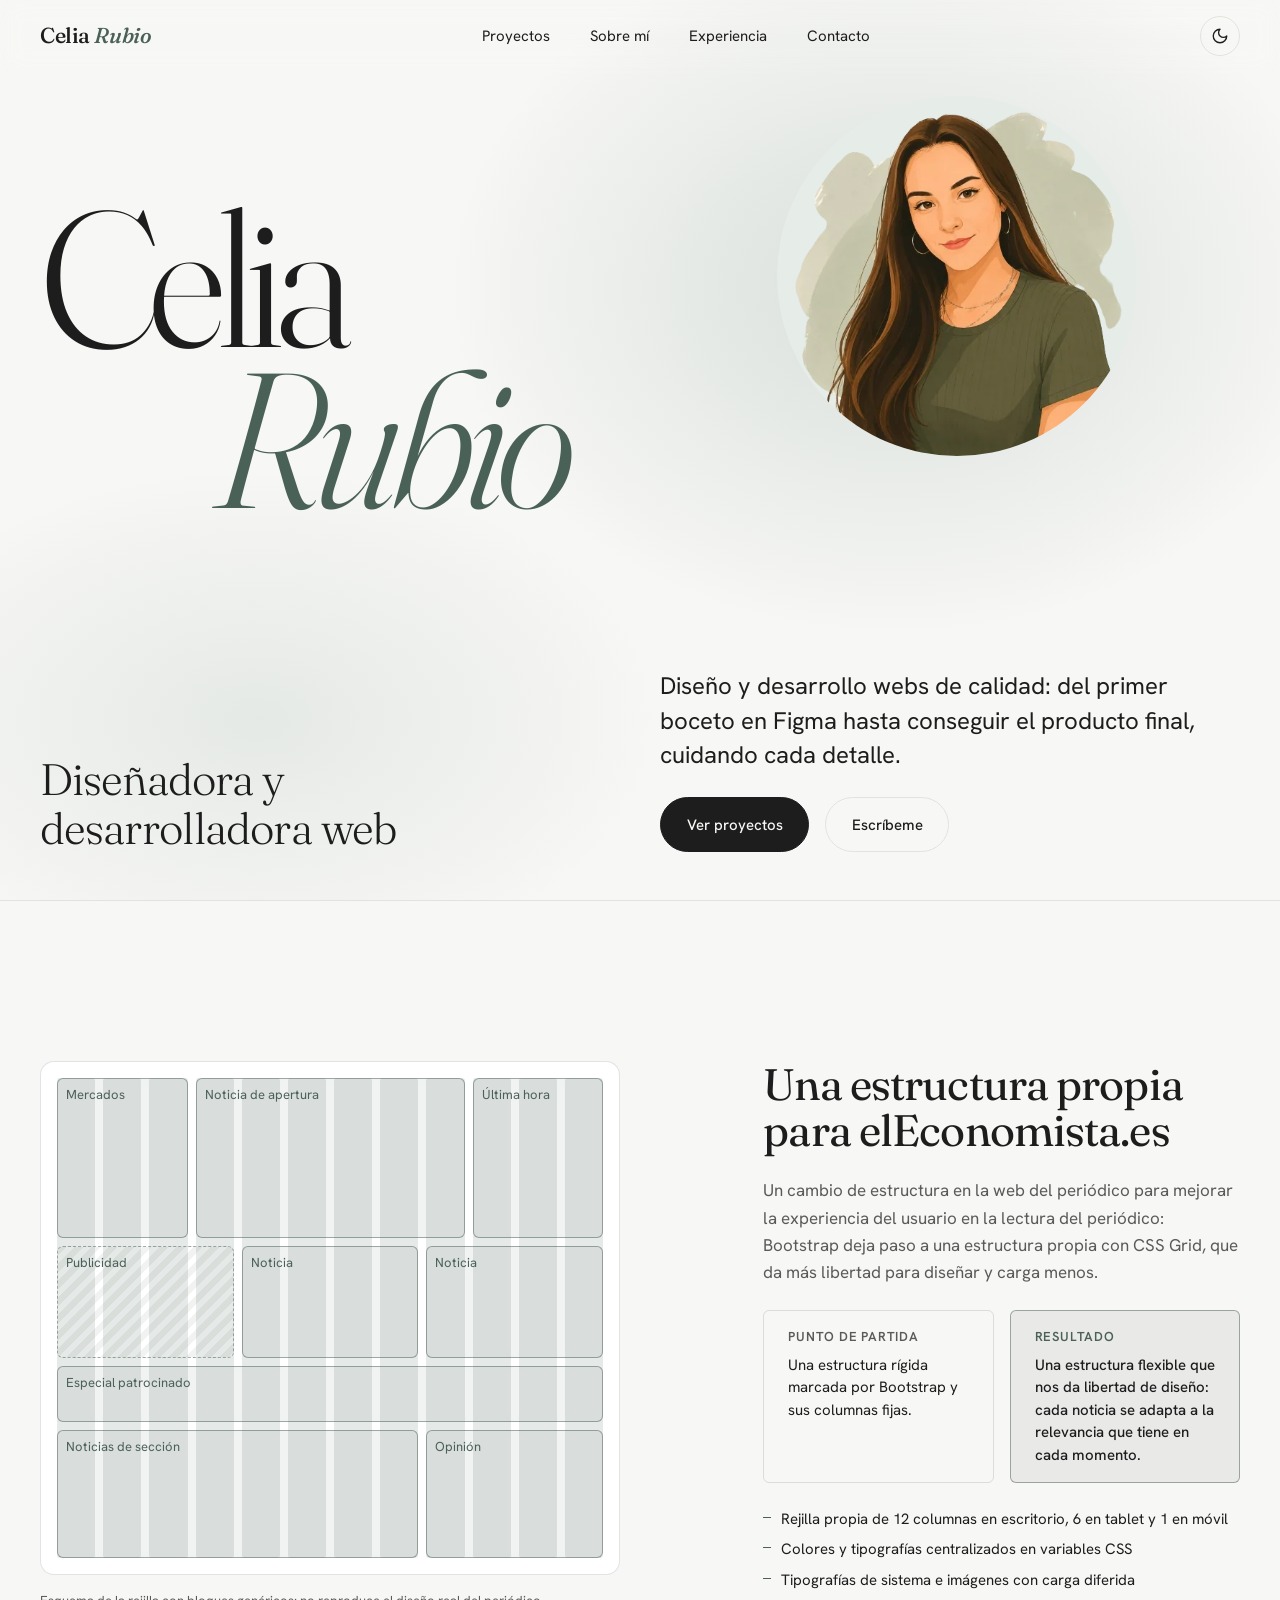
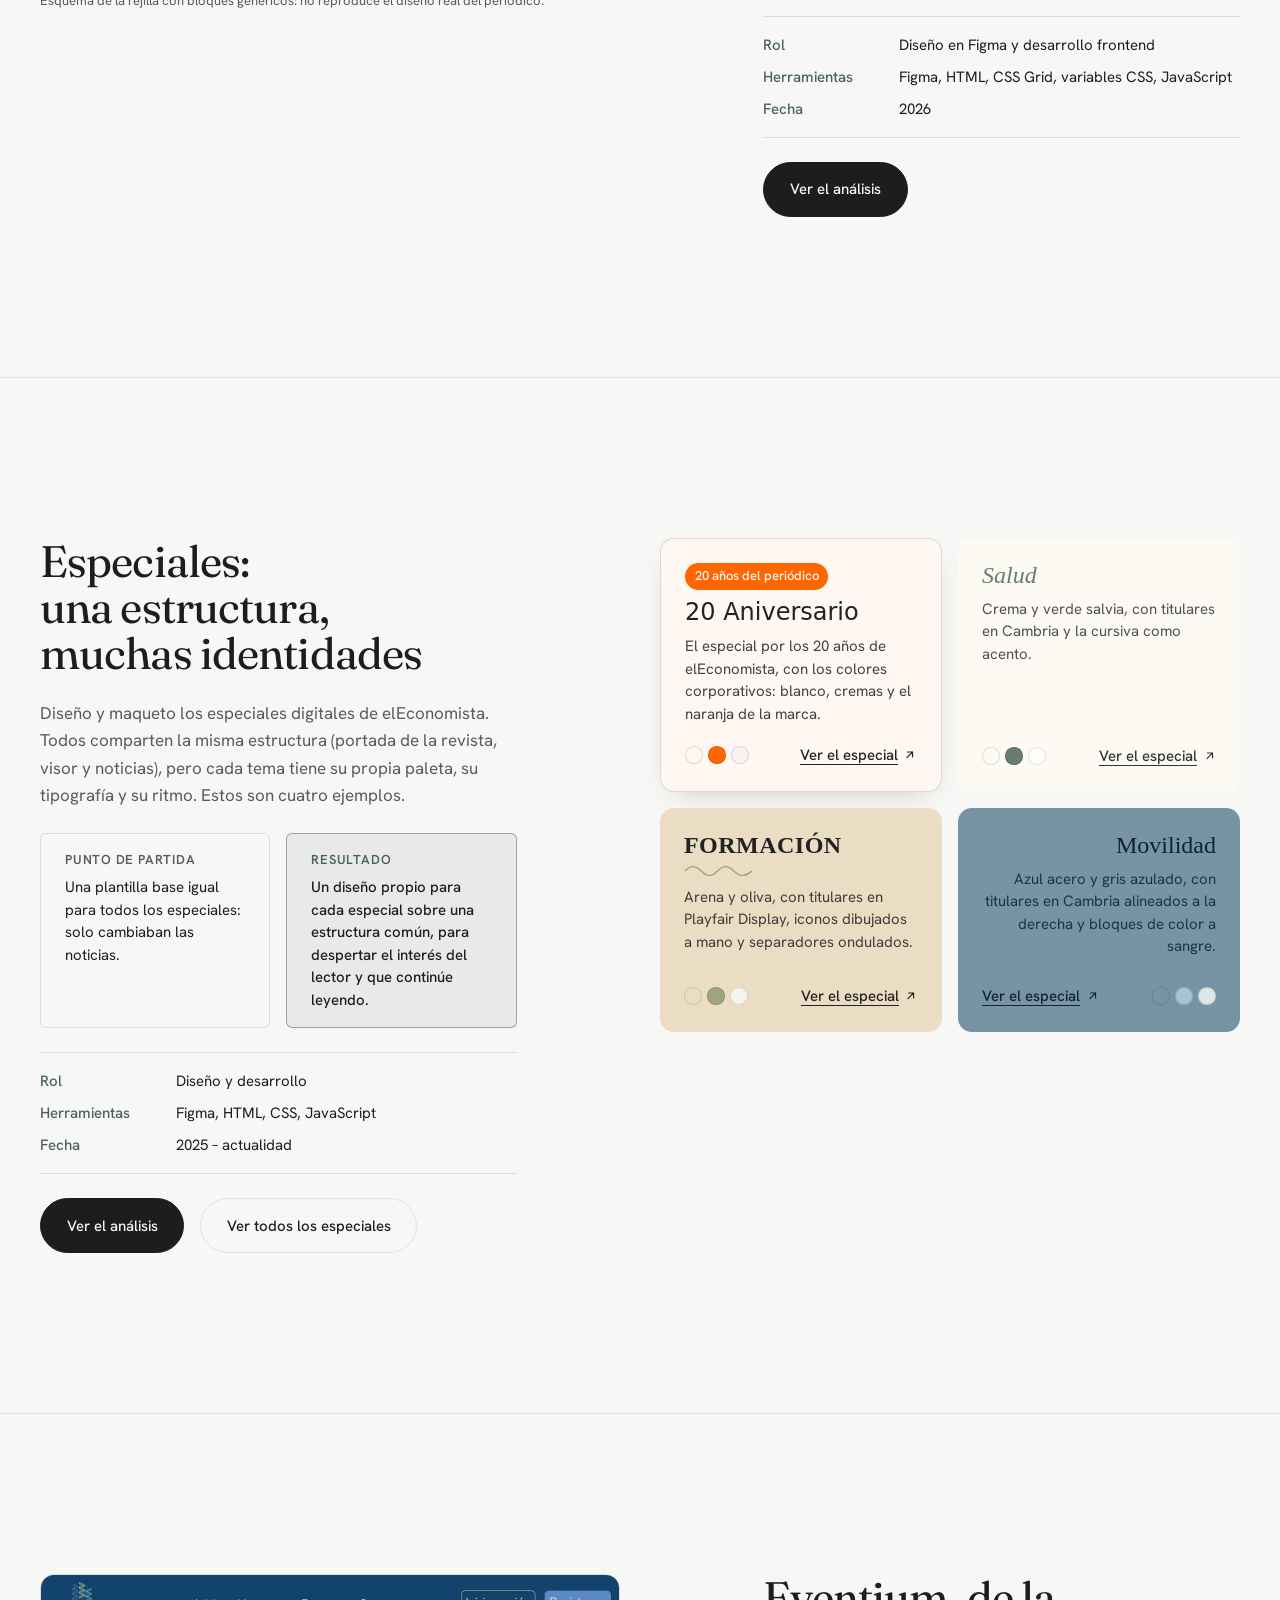
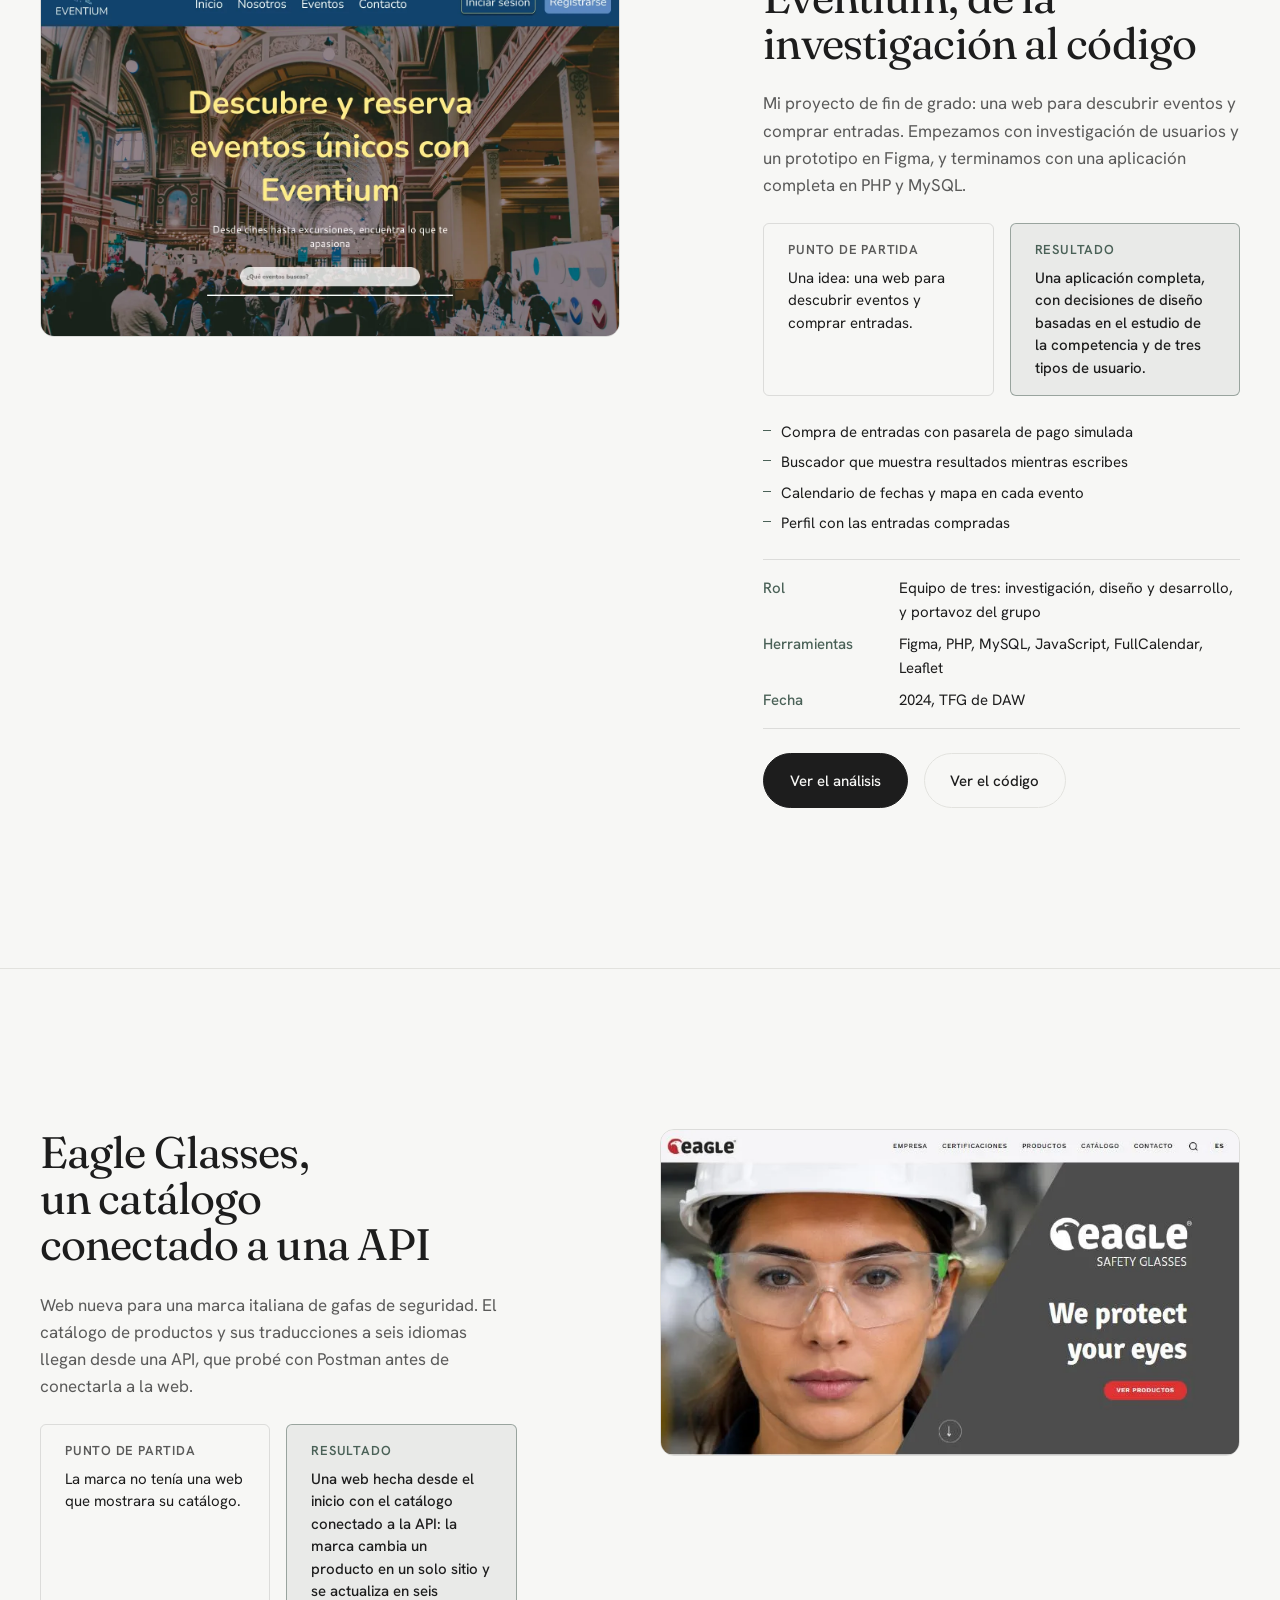
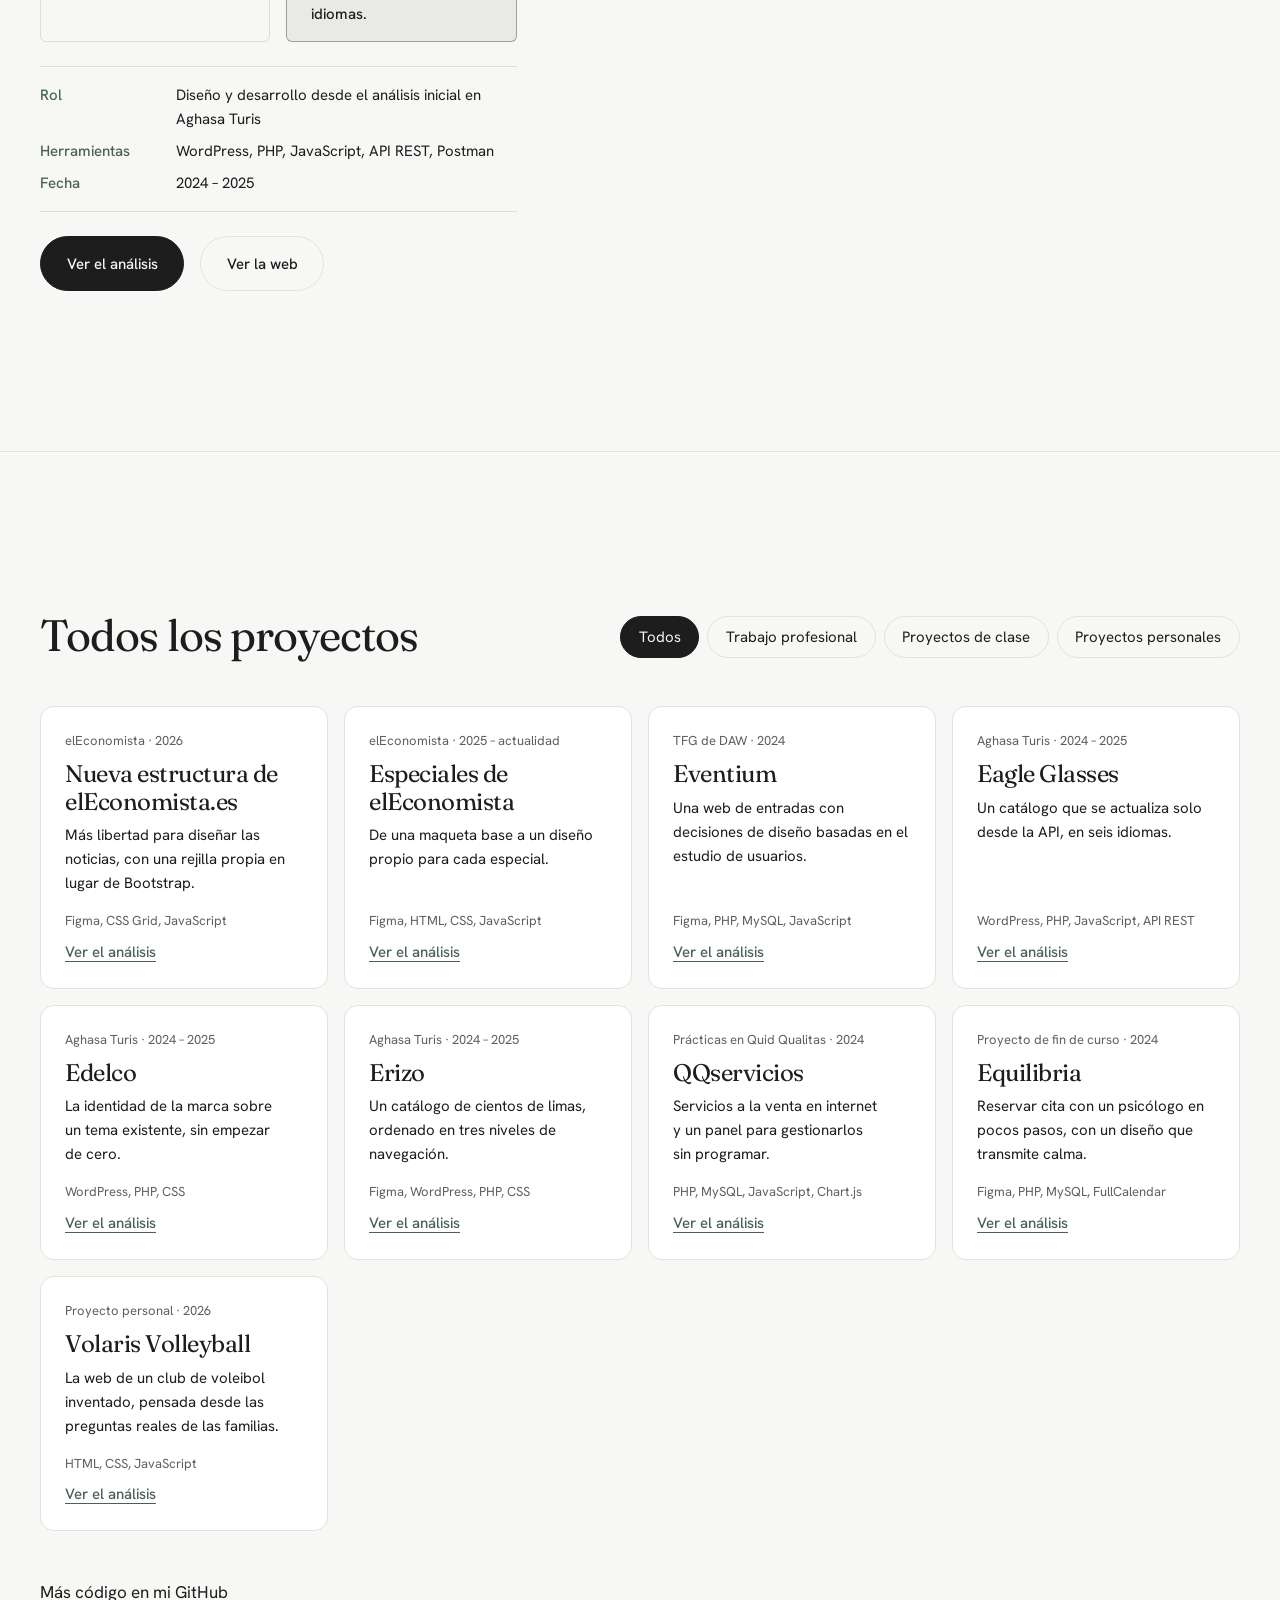
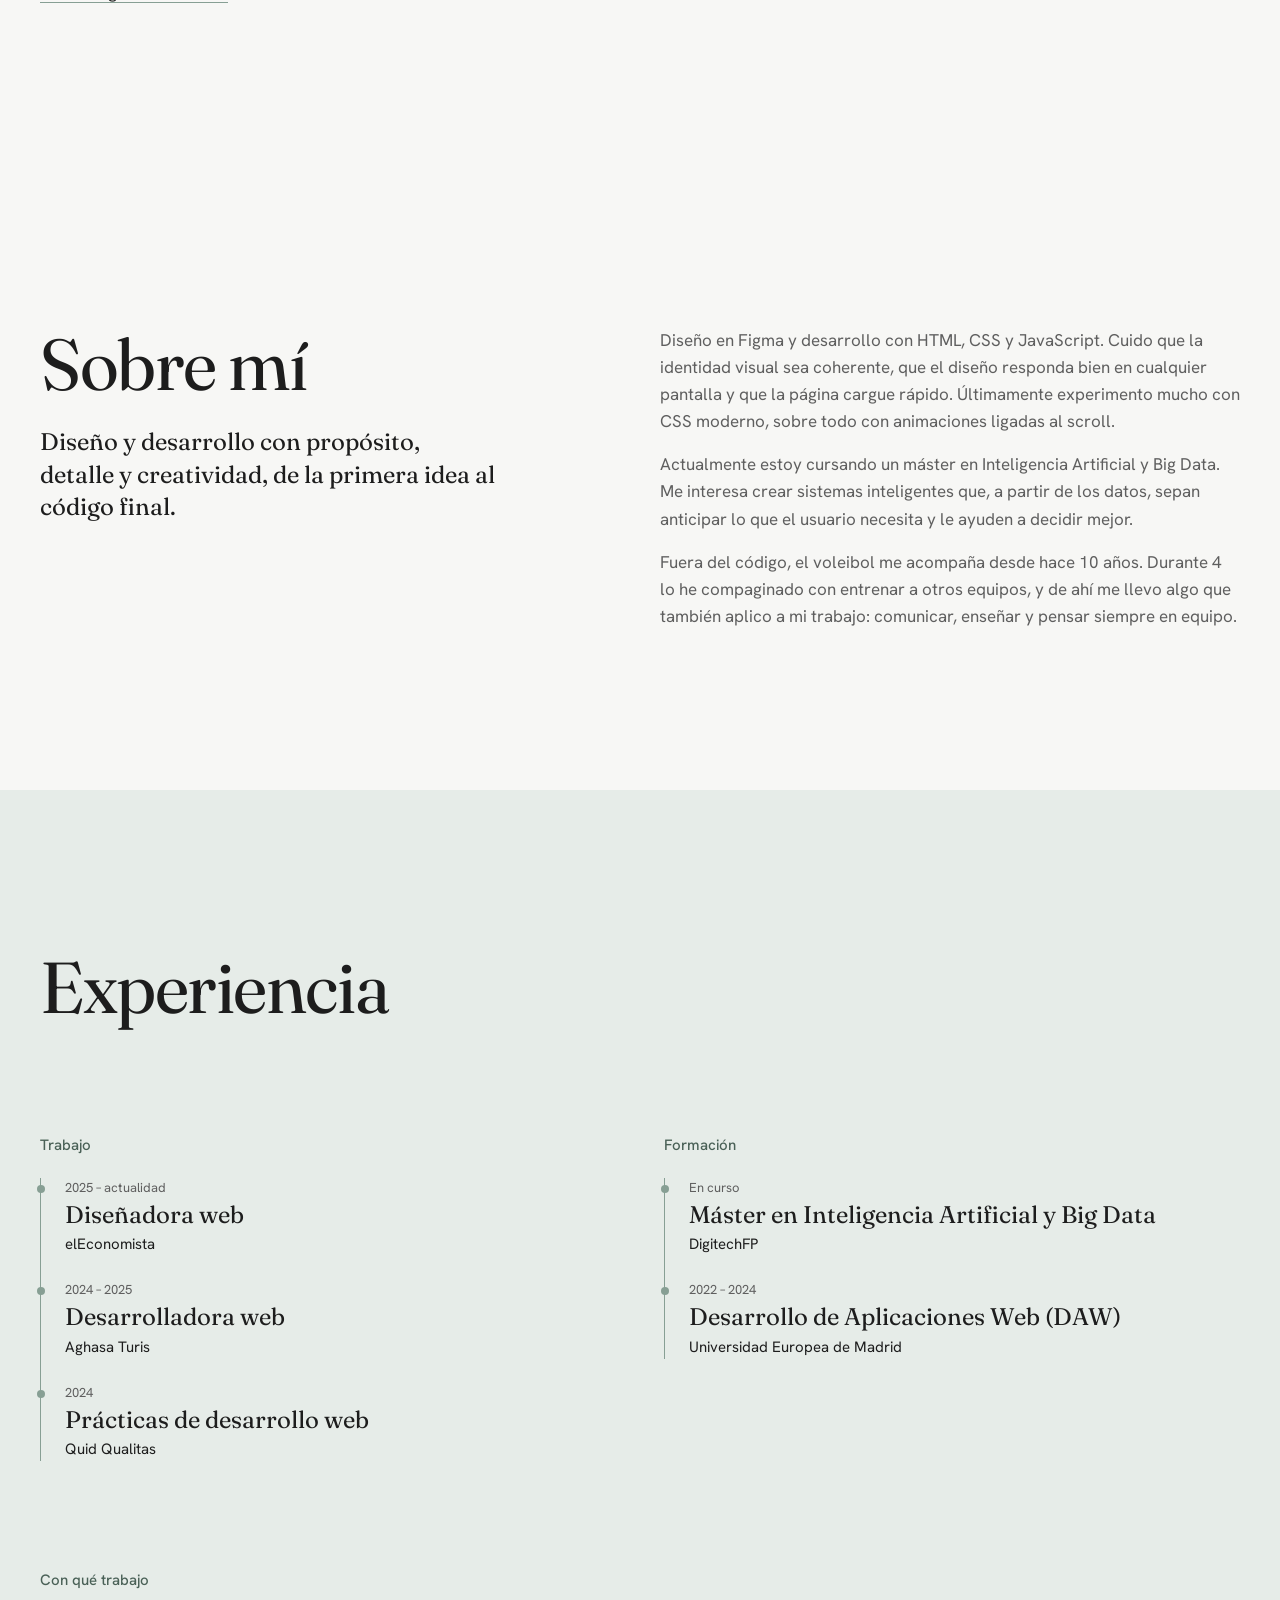
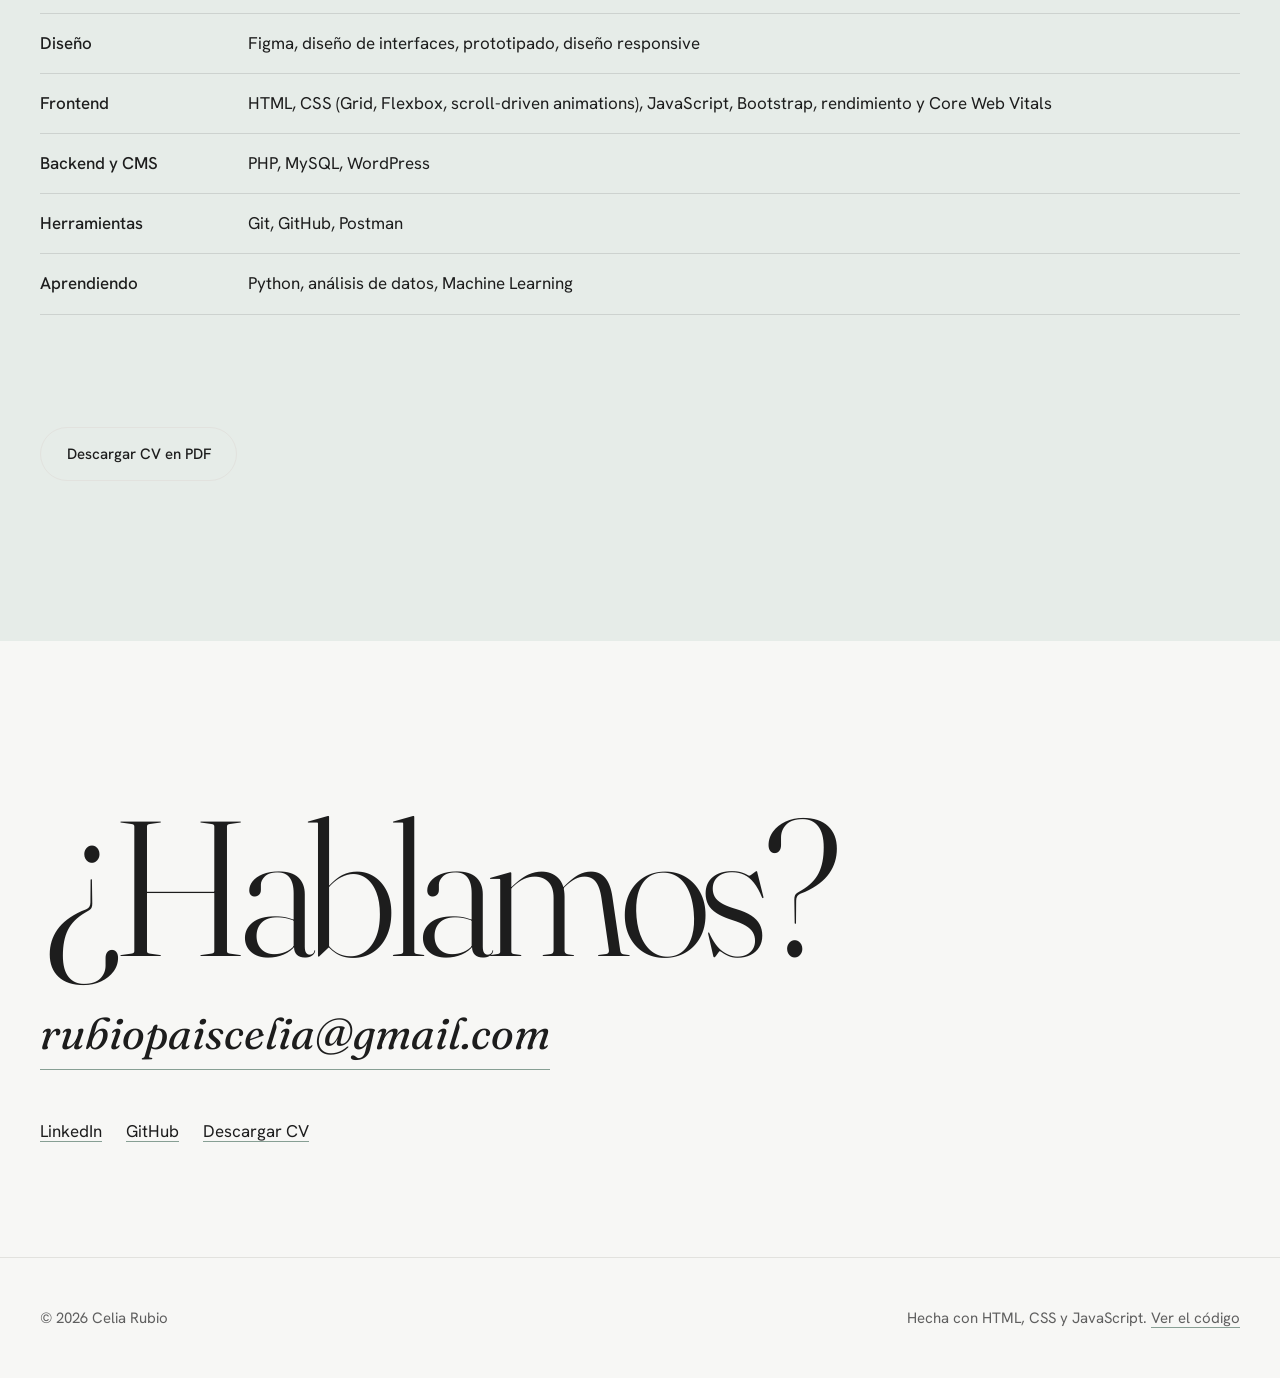
<file: index.html>
<!DOCTYPE html>
<html lang="es">

<head>
    <meta charset="UTF-8">
    <meta name="viewport" content="width=device-width, initial-scale=1.0">
    <title>Celia Rubio · Diseño y desarrollo web</title>
    <meta name="description"
        content="Portfolio de Celia Rubio, diseñadora web y desarrolladora frontend. Diseño en Figma y programo los especiales digitales de elEconomista.">
    <meta name="theme-color" content="#f7f7f5">
    <link rel="canonical" href="https://rubiocelia.github.io/web-portfolio/">
    <link rel="icon" href="assets/img/favicon.svg" type="image/svg+xml">

    <meta property="og:type" content="website">
    <meta property="og:title" content="Celia Rubio · Diseño y desarrollo web">
    <meta property="og:description"
        content="Diseñadora web y desarrolladora frontend. Diseño en Figma y programo los especiales digitales de elEconomista.">
    <meta property="og:url" content="https://rubiocelia.github.io/web-portfolio/">
    <meta property="og:image" content="https://rubiocelia.github.io/web-portfolio/assets/img/og-portada.png">
    <meta property="og:image:width" content="1200">
    <meta property="og:image:height" content="630">
    <meta name="twitter:card" content="summary_large_image">

    <script>
        (function () {
            let theme = null;
            try {
                theme = localStorage.getItem("theme");
            } catch (error) { }

            const prefersDark = window.matchMedia("(prefers-color-scheme: dark)").matches;

            if (theme === "dark" || (!theme && prefersDark)) {
                document.documentElement.classList.add("dark-mode");
            }
        })();
    </script>

    <!-- Tipografías -->
    <link rel="preconnect" href="https://fonts.googleapis.com">
    <link rel="preconnect" href="https://fonts.gstatic.com" crossorigin>
    <link
        href="https://fonts.googleapis.com/css2?family=Fraunces:ital,opsz,wght@0,9..144,100..700;1,9..144,100..700&family=Hanken+Grotesk:wght@400;500;600&display=swap"
        rel="stylesheet">

    <!-- CSS -->
    <link rel="stylesheet" href="css/variables.css">
    <link rel="stylesheet" href="css/base.css">
    <link rel="stylesheet" href="css/components.css">
    <link rel="stylesheet" href="css/home.css">
</head>

<body>

    <a href="#contenido" class="skip-link">Saltar al contenido</a>

    <header class="header">

        <div class="container">

            <nav class="navbar" aria-label="Principal">

                <a href="#inicio" class="wordmark" aria-label="Celia Rubio, ir al inicio">
                    Celia <span>Rubio</span>
                </a>

                <ul class="nav-menu">
                    <li><a href="#todos-los-proyectos" data-section="proyectos">Proyectos</a></li>
                    <li><a href="#sobre-mi">Sobre mí</a></li>
                    <li><a href="#experiencia">Experiencia</a></li>
                    <li><a href="#contacto">Contacto</a></li>
                </ul>

                <button class="theme-btn" type="button" aria-label="Activar modo oscuro">
                    <svg class="icon-moon" viewBox="0 0 24 24" fill="none" stroke="currentColor" stroke-width="1.8"
                        stroke-linecap="round" stroke-linejoin="round" aria-hidden="true">
                        <path d="M12 3a6 6 0 0 0 9 9 9 9 0 1 1-9-9z" />
                    </svg>
                    <svg class="icon-sun" viewBox="0 0 24 24" fill="none" stroke="currentColor" stroke-width="1.8"
                        stroke-linecap="round" stroke-linejoin="round" aria-hidden="true">
                        <circle cx="12" cy="12" r="4" />
                        <path
                            d="M12 2v2M12 20v2M4.9 4.9l1.4 1.4M17.7 17.7l1.4 1.4M2 12h2M20 12h2M4.9 19.1l1.4-1.4M17.7 6.3l1.4-1.4" />
                    </svg>
                </button>

            </nav>

        </div>

        <span class="progress" aria-hidden="true"></span>

    </header>

    <main id="contenido">

        <!-- ===========================
             INICIO
        =========================== -->

        <section class="hero" id="inicio">

            <div class="container hero-grid">

                <h1 class="hero-name">
                    <span class="hero-line">Celia</span>
                    <span class="hero-line">Rubio</span>
                </h1>

                <img src="assets/img/fotoPerfDibj.webp" alt="Ilustración de Celia Rubio" class="hero-photo" width="500"
                    height="500" fetchpriority="high">

                <p class="hero-role">Diseñadora y desarrolladora web</p>

                <div class="hero-intro">

                    <p class="hero-lead">
                        Diseño y desarrollo webs de calidad: del primer boceto en Figma hasta conseguir el producto
                        final, cuidando cada
                        detalle.
                    </p>

                    <div class="hero-actions">
                        <a href="#todos-los-proyectos" class="btn">Ver proyectos</a>
                        <a href="#contacto" class="btn btn-outline">Escríbeme</a>
                    </div>

                </div>

            </div>

        </section>

        <!-- ===========================
             PROYECTOS
        =========================== -->

        <section class="projects" id="proyectos" aria-labelledby="proyectos-titulo">

            <h2 id="proyectos-titulo" class="visually-hidden">Proyectos</h2>

            <!-- PROYECTO DESTACADO · NUEVA ESTRUCTURA DE ELECONOMISTA -->

            <article class="feature feature--reverse" id="rediseno" data-tone="rediseno"
                aria-labelledby="rediseno-titulo">

                <div class="container feature-grid">

                    <div class="feature-head">

                        <h3 class="feature-title" id="rediseno-titulo">
                            Una estructura propia para elEconomista.es
                        </h3>

                        <p>
                            Un cambio de estructura en la web del periódico para mejorar la experiencia del usuario en
                            la lectura del periódico: Bootstrap deja paso a una estructura propia con CSS Grid, que da
                            más
                            libertad
                            para diseñar y carga menos.
                        </p>

                        <dl class="impact">
                            <div class="impact-item">
                                <dt>Punto de partida</dt>
                                <dd>Una estructura rígida marcada por Bootstrap y sus columnas fijas.
                                </dd>
                            </div>
                            <div class="impact-item impact-item--result">
                                <dt>Resultado</dt>
                                <dd>Una estructura flexible que nos da libertad de diseño: cada noticia se adapta a la
                                    relevancia que tiene en cada momento.</dd>
                            </div>
                        </dl>

                        <ul class="feature-list">
                            <li>Rejilla propia de 12 columnas en escritorio, 6 en tablet y 1 en móvil</li>
                            <li>Colores y tipografías centralizados en variables CSS</li>
                            <li>Tipografías de sistema e imágenes con carga diferida</li>
                        </ul>

                        <dl class="feature-meta">
                            <div>
                                <dt>Rol</dt>
                                <dd>Diseño en Figma y desarrollo frontend</dd>
                            </div>
                            <div>
                                <dt>Herramientas</dt>
                                <dd>Figma, HTML, CSS Grid, variables CSS, JavaScript</dd>
                            </div>
                            <div>
                                <dt>Fecha</dt>
                                <dd>2026</dd>
                            </div>
                        </dl>

                        <!-- TODO: cuando se publique, añadir aquí el enlace "Ver la web" -->
                        <div class="feature-links">
                            <a href="proyectos/rediseno-eleconomista.html" class="btn">Ver el análisis</a>
                        </div>

                    </div>

                    <figure class="grid-demo grid-demo--static" aria-label="Esquema de la rejilla de 12 columnas"
                        data-view="escritorio">
                        <div class="grid-demo-frame">
                            <div class="grid-demo-cols" aria-hidden="true">
                                <span></span><span></span><span></span><span></span><span></span><span></span><span></span><span></span><span></span><span></span><span></span><span></span>
                            </div>
                            <div class="grid-demo-layout">
                                <div class="grid-demo-block" style="--d: 6; --t: 6; --h: 10rem; --o: 2"><span>Noticia de
                                        apertura</span></div>
                                <div class="grid-demo-block" style="--d: 3; --t: 3; --h: 10rem; --o: 1">
                                    <span>Mercados</span>
                                </div>
                                <div class="grid-demo-block" style="--d: 3; --t: 3; --h: 10rem; --o: 3"><span>Última
                                        hora</span></div>
                                <div class="grid-demo-block grid-demo-block--ad"
                                    style="--d: 4; --t: 6; --h: 7rem; --o: 4"><span>Publicidad</span></div>
                                <div class="grid-demo-block" style="--d: 4; --t: 3; --h: 7rem; --o: 4">
                                    <span>Noticia</span>
                                </div>
                                <div class="grid-demo-block" style="--d: 4; --t: 3; --h: 7rem; --o: 4">
                                    <span>Noticia</span>
                                </div>
                                <div class="grid-demo-block" style="--d: 12; --t: 6; --h: 3.5rem; --o: 4"><span>Especial
                                        patrocinado</span></div>
                                <div class="grid-demo-block" style="--d: 8; --t: 6; --h: 8rem; --o: 4"><span>Noticias de
                                        sección</span></div>
                                <div class="grid-demo-block" style="--d: 4; --t: 6; --h: 8rem; --o: 4">
                                    <span>Opinión</span>
                                </div>
                            </div>
                        </div>
                        <figcaption>Esquema de la rejilla con bloques genéricos: no reproduce el diseño real del
                            periódico.</figcaption>
                    </figure>

                </div>

            </article>

            <!-- PROYECTO DESTACADO · ESPECIALES ELECONOMISTA -->

            <article class="feature" id="especiales" data-tone="economista" aria-labelledby="especiales-titulo">

                <div class="container feature-grid">

                    <div class="feature-head">

                        <h3 class="feature-title" id="especiales-titulo">
                            Especiales: una estructura, muchas identidades
                        </h3>

                        <p>
                            Diseño y maqueto los especiales digitales de elEconomista. Todos comparten la misma
                            estructura (portada de la revista, visor y noticias), pero cada tema tiene su propia
                            paleta, su tipografía y su ritmo. Estos son cuatro ejemplos.
                        </p>

                        <dl class="impact">
                            <div class="impact-item">
                                <dt>Punto de partida</dt>
                                <dd>Una plantilla base igual para todos los especiales: solo cambiaban las noticias.
                                </dd>
                            </div>
                            <div class="impact-item impact-item--result">
                                <dt>Resultado</dt>
                                <dd>Un diseño propio para cada especial sobre una estructura común, para despertar el
                                    interés del lector y que continúe leyendo.</dd>
                            </div>
                        </dl>

                        <dl class="feature-meta">
                            <div>
                                <dt>Rol</dt>
                                <dd>Diseño y desarrollo</dd>
                            </div>
                            <div>
                                <dt>Herramientas</dt>
                                <dd>Figma, HTML, CSS, JavaScript</dd>
                            </div>
                            <div>
                                <dt>Fecha</dt>
                                <dd>2025 – actualidad</dd>
                            </div>
                        </dl>

                        <div class="feature-links">
                            <a href="proyectos/especiales-eleconomista.html" class="btn">Ver el análisis</a>
                            <a href="https://www.eleconomista.es/especiales/" class="btn btn-outline" target="_blank"
                                rel="noopener">Ver todos los especiales</a>
                        </div>

                    </div>

                    <ul class="specials" aria-label="Especiales">

                        <li>
                            <a href="https://www.eleconomista.es/especiales/20Aniversario/"
                                class="special special--aniversario" target="_blank" rel="noopener">
                                <span class="special-badge">20 años del periódico</span>
                                <span class="special-name">20 Aniversario</span>
                                <span class="special-desc">El especial por los 20 años de elEconomista, con los colores
                                    corporativos: blanco, cremas y el naranja de la marca.</span>
                                <span class="special-foot">
                                    <span class="special-swatches" aria-hidden="true"><i></i><i></i><i></i></span>
                                    <span class="special-cta">
                                        Ver el especial
                                        <svg viewBox="0 0 24 24" fill="none" stroke="currentColor" stroke-width="2"
                                            stroke-linecap="round" stroke-linejoin="round" aria-hidden="true">
                                            <path d="M7 17 17 7M8 7h9v9" />
                                        </svg>
                                    </span>
                                </span>
                                <span class="visually-hidden">(se abre en una pestaña nueva)</span>
                            </a>
                        </li>

                        <li>
                            <a href="https://www.eleconomista.es/salud-bienestar/noticias/13887570/04/26/especial-salud-2026.html"
                                class="special special--salud" target="_blank" rel="noopener">
                                <span class="special-name">Salud</span>
                                <span class="special-desc">Crema y verde salvia, con titulares en Cambria y la cursiva
                                    como acento.</span>
                                <span class="special-foot">
                                    <span class="special-swatches" aria-hidden="true"><i></i><i></i><i></i></span>
                                    <span class="special-cta">
                                        Ver el especial
                                        <svg viewBox="0 0 24 24" fill="none" stroke="currentColor" stroke-width="2"
                                            stroke-linecap="round" stroke-linejoin="round" aria-hidden="true">
                                            <path d="M7 17 17 7M8 7h9v9" />
                                        </svg>
                                    </span>
                                </span>
                                <span class="visually-hidden">(se abre en una pestaña nueva)</span>
                            </a>
                        </li>

                        <li>
                            <a href="https://www.eleconomista.es/actualidad/noticias/14014650/09/26/especial-formacion-2026.html"
                                class="special special--formacion" target="_blank" rel="noopener">
                                <span class="special-name">Formación</span>
                                <span class="special-desc">Arena y oliva, con titulares en Playfair Display, iconos
                                    dibujados
                                    a mano y separadores ondulados.</span>
                                <span class="special-foot">
                                    <span class="special-swatches" aria-hidden="true"><i></i><i></i><i></i></span>
                                    <span class="special-cta">
                                        Ver el especial
                                        <svg viewBox="0 0 24 24" fill="none" stroke="currentColor" stroke-width="2"
                                            stroke-linecap="round" stroke-linejoin="round" aria-hidden="true">
                                            <path d="M7 17 17 7M8 7h9v9" />
                                        </svg>
                                    </span>
                                </span>
                                <span class="visually-hidden">(se abre en una pestaña nueva)</span>
                            </a>
                        </li>

                        <li>
                            <a href="https://www.eleconomista.es/actualidad/noticias/13975781/06/26/especial-movilidad-2026.html"
                                class="special special--movilidad" target="_blank" rel="noopener">
                                <span class="special-name">Movilidad</span>
                                <span class="special-desc">Azul acero y gris azulado, con titulares en Cambria alineados
                                    a la
                                    derecha y bloques de color a sangre.</span>
                                <span class="special-foot">
                                    <span class="special-swatches" aria-hidden="true"><i></i><i></i><i></i></span>
                                    <span class="special-cta">
                                        Ver el especial
                                        <svg viewBox="0 0 24 24" fill="none" stroke="currentColor" stroke-width="2"
                                            stroke-linecap="round" stroke-linejoin="round" aria-hidden="true">
                                            <path d="M7 17 17 7M8 7h9v9" />
                                        </svg>
                                    </span>
                                </span>
                                <span class="visually-hidden">(se abre en una pestaña nueva)</span>
                            </a>
                        </li>

                    </ul>

                </div>

            </article>

            <!-- PROYECTO DESTACADO · EVENTIUM -->

            <article class="feature feature--reverse" id="eventium" data-tone="eventium"
                aria-labelledby="eventium-titulo">

                <div class="container feature-grid">

                    <div class="feature-head">

                        <h3 class="feature-title" id="eventium-titulo">
                            Eventium, de la investigación al código
                        </h3>

                        <p>
                            Mi proyecto de fin de grado: una web para descubrir eventos y comprar entradas.
                            Empezamos con investigación de usuarios y un prototipo en Figma, y terminamos con
                            una aplicación completa en PHP y MySQL.
                        </p>

                        <dl class="impact">
                            <div class="impact-item">
                                <dt>Punto de partida</dt>
                                <dd>Una idea: una web para descubrir eventos y comprar entradas.</dd>
                            </div>
                            <div class="impact-item impact-item--result">
                                <dt>Resultado</dt>
                                <dd>Una aplicación completa, con decisiones de diseño basadas en el estudio de la
                                    competencia y de tres tipos de usuario.</dd>
                            </div>
                        </dl>

                        <ul class="feature-list">
                            <li>Compra de entradas con pasarela de pago simulada</li>
                            <li>Buscador que muestra resultados mientras escribes</li>
                            <li>Calendario de fechas y mapa en cada evento</li>
                            <li>Perfil con las entradas compradas</li>
                        </ul>

                        <dl class="feature-meta">
                            <div>
                                <dt>Rol</dt>
                                <dd>Equipo de tres: investigación, diseño y desarrollo, y portavoz del grupo</dd>
                            </div>
                            <div>
                                <dt>Herramientas</dt>
                                <dd>Figma, PHP, MySQL, JavaScript, FullCalendar, Leaflet</dd>
                            </div>
                            <div>
                                <dt>Fecha</dt>
                                <dd>2024, TFG de DAW</dd>
                            </div>
                        </dl>

                        <div class="feature-links">
                            <a href="proyectos/eventium.html" class="btn">Ver el análisis</a>
                            <a href="https://github.com/rubiocelia/eventium" class="btn btn-outline" target="_blank"
                                rel="noopener">Ver el código</a>
                        </div>

                    </div>

                    <img src="assets/img/proyectos/eventium/figma-portada.webp"
                        alt="Mockup en Figma de la portada de Eventium: buscador sobre una foto de un evento"
                        class="feature-image" width="1440" height="900" loading="lazy">

                </div>

            </article>

            <!-- PROYECTO DESTACADO · EAGLE GLASSES -->

            <article class="feature" id="eagle" data-tone="eagle" aria-labelledby="eagle-titulo">

                <div class="container feature-grid">

                    <div class="feature-head">

                        <h3 class="feature-title" id="eagle-titulo">
                            Eagle Glasses, un catálogo conectado a una API
                        </h3>

                        <p>
                            Web nueva para una marca italiana de gafas de seguridad. El catálogo de
                            productos y sus traducciones a seis idiomas llegan desde una API, que probé con
                            Postman antes de conectarla a la web.
                        </p>

                        <dl class="impact">
                            <div class="impact-item">
                                <dt>Punto de partida</dt>
                                <dd>La marca no tenía una web que mostrara su catálogo.</dd>
                            </div>
                            <div class="impact-item impact-item--result">
                                <dt>Resultado</dt>
                                <dd>Una web hecha desde el inicio con el catálogo conectado a la API: la marca cambia un
                                    producto en un solo sitio y se actualiza en seis idiomas.</dd>
                            </div>
                        </dl>

                        <dl class="feature-meta">
                            <div>
                                <dt>Rol</dt>
                                <dd>Diseño y desarrollo desde el análisis inicial en Aghasa Turis</dd>
                            </div>
                            <div>
                                <dt>Herramientas</dt>
                                <dd>WordPress, PHP, JavaScript, API REST, Postman</dd>
                            </div>
                            <div>
                                <dt>Fecha</dt>
                                <dd>2024 – 2025</dd>
                            </div>
                        </dl>

                        <div class="feature-links">
                            <a href="proyectos/eagle-glasses.html" class="btn">Ver el análisis</a>
                            <a href="https://www.eagle-glasses.com/" class="btn btn-outline" target="_blank"
                                rel="noopener">Ver la web</a>
                        </div>

                    </div>

                    <img src="assets/img/proyectos/eagle/portada-escritorio.webp"
                        alt="Portada de Eagle: una trabajadora con casco y gafas de protección junto al lema We protect your eyes"
                        class="feature-image" width="800" height="450" loading="lazy">

                </div>

            </article>

            <!-- TODOS LOS PROYECTOS -->

            <div class="container all-projects" id="todos-los-proyectos">

                <div class="all-head">

                    <h3 class="all-title">Todos los proyectos</h3>

                    <div class="project-filters" role="group" aria-label="Filtrar proyectos">
                        <button type="button" class="filter-btn" data-filter="todos" aria-pressed="true">Todos</button>
                        <button type="button" class="filter-btn" data-filter="profesional" aria-pressed="false">Trabajo
                            profesional</button>
                        <button type="button" class="filter-btn" data-filter="clase" aria-pressed="false">Proyectos de
                            clase</button>
                        <button type="button" class="filter-btn" data-filter="personal" aria-pressed="false">Proyectos
                            personales</button>
                    </div>

                    <p class="visually-hidden" aria-live="polite" id="filter-status"></p>

                </div>

                <ul class="project-grid">

                    <li data-category="profesional">
                        <a href="proyectos/rediseno-eleconomista.html" class="project-card">
                            <span class="project-type">elEconomista · 2026</span>
                            <h4 class="project-name">Nueva estructura de elEconomista.es</h4>
                            <p class="project-desc">Más libertad para diseñar las noticias, con una rejilla propia en
                                lugar de Bootstrap.</p>
                            <span class="project-tags">Figma, CSS Grid, JavaScript</span>
                            <span class="project-cta">Ver el análisis</span>
                        </a>
                    </li>

                    <li data-category="profesional">
                        <a href="proyectos/especiales-eleconomista.html" class="project-card">
                            <span class="project-type">elEconomista · 2025 – actualidad</span>
                            <h4 class="project-name">Especiales de elEconomista</h4>
                            <p class="project-desc">De una maqueta base a un diseño propio para cada especial.</p>
                            <span class="project-tags">Figma, HTML, CSS, JavaScript</span>
                            <span class="project-cta">Ver el análisis</span>
                        </a>
                    </li>

                    <li data-category="clase">
                        <a href="proyectos/eventium.html" class="project-card">
                            <span class="project-type">TFG de DAW · 2024</span>
                            <h4 class="project-name">Eventium</h4>
                            <p class="project-desc">Una web de entradas con decisiones de diseño basadas en el estudio
                                de usuarios.</p>
                            <span class="project-tags">Figma, PHP, MySQL, JavaScript</span>
                            <span class="project-cta">Ver el análisis</span>
                        </a>
                    </li>

                    <li data-category="profesional">
                        <a href="proyectos/eagle-glasses.html" class="project-card">
                            <span class="project-type">Aghasa Turis · 2024 – 2025</span>
                            <h4 class="project-name">Eagle Glasses</h4>
                            <p class="project-desc">Un catálogo que se actualiza solo desde la API, en seis idiomas.</p>
                            <span class="project-tags">WordPress, PHP, JavaScript, API REST</span>
                            <span class="project-cta">Ver el análisis</span>
                        </a>
                    </li>

                    <li data-category="profesional">
                        <a href="proyectos/edelco.html" class="project-card">
                            <span class="project-type">Aghasa Turis · 2024 – 2025</span>
                            <h4 class="project-name">Edelco</h4>
                            <p class="project-desc">La identidad de la marca sobre un tema existente, sin empezar de
                                cero.</p>
                            <span class="project-tags">WordPress, PHP, CSS</span>
                            <span class="project-cta">Ver el análisis</span>
                        </a>
                    </li>

                    <li data-category="profesional">
                        <a href="proyectos/erizo.html" class="project-card">
                            <span class="project-type">Aghasa Turis · 2024 – 2025</span>
                            <h4 class="project-name">Erizo</h4>
                            <p class="project-desc">Un catálogo de cientos de limas, ordenado en tres niveles de
                                navegación.</p>
                            <span class="project-tags">Figma, WordPress, PHP, CSS</span>
                            <span class="project-cta">Ver el análisis</span>
                        </a>
                    </li>

                    <li data-category="profesional">
                        <a href="proyectos/qqservicios.html" class="project-card">
                            <span class="project-type">Prácticas en Quid Qualitas · 2024</span>
                            <h4 class="project-name">QQservicios</h4>
                            <p class="project-desc">Servicios a la venta en internet y un panel para gestionarlos sin
                                programar.</p>
                            <span class="project-tags">PHP, MySQL, JavaScript, Chart.js</span>
                            <span class="project-cta">Ver el análisis</span>
                        </a>
                    </li>

                    <li data-category="clase">
                        <a href="proyectos/equilibria.html" class="project-card">
                            <span class="project-type">Proyecto de fin de curso · 2024</span>
                            <h4 class="project-name">Equilibria</h4>
                            <p class="project-desc">Reservar cita con un psicólogo en pocos pasos, con un diseño que
                                transmite calma.</p>
                            <span class="project-tags">Figma, PHP, MySQL, FullCalendar</span>
                            <span class="project-cta">Ver el análisis</span>
                        </a>
                    </li>

                    <li data-category="personal">
                        <a href="proyectos/volaris-volleyball.html" class="project-card">
                            <span class="project-type">Proyecto personal · 2026</span>
                            <h4 class="project-name">Volaris Volleyball</h4>
                            <p class="project-desc">La web de un club de voleibol inventado, pensada desde las preguntas
                                reales de las familias.</p>
                            <span class="project-tags">HTML, CSS, JavaScript</span>
                            <span class="project-cta">Ver el análisis</span>
                        </a>
                    </li>

                </ul>

                <p class="project-empty" hidden>
                    Pronto habrá proyectos nuevos aquí.
                </p>

                <a href="https://github.com/rubiocelia" class="text-link" target="_blank" rel="noopener">
                    Más código en mi GitHub
                </a>

            </div>

        </section>

        <!-- ===========================
             SOBRE MÍ
        =========================== -->

        <section class="section about" id="sobre-mi" aria-labelledby="sobre-mi-titulo">

            <div class="container about-grid">

                <div class="about-head">

                    <h2 id="sobre-mi-titulo">Sobre mí</h2>

                    <p class="about-lead">
                        Diseño y desarrollo con propósito, detalle y creatividad, de la primera idea al código final.
                    </p>

                </div>

                <div class="about-text">

                    <p>
                        Diseño en Figma y desarrollo con HTML, CSS y JavaScript. Cuido que la identidad visual
                        sea coherente, que el diseño responda bien en cualquier pantalla y que la página cargue
                        rápido. Últimamente experimento mucho con CSS moderno, sobre todo con animaciones
                        ligadas al scroll.
                    </p>

                    <p>
                        Actualmente estoy cursando un máster en Inteligencia Artificial y Big Data. Me interesa crear
                        sistemas inteligentes que, a partir de los datos, sepan anticipar lo que el usuario necesita y
                        le ayuden a decidir mejor.
                    </p>

                    <p>
                        Fuera del código, el voleibol me acompaña desde hace 10 años. Durante 4 lo he compaginado con
                        entrenar a otros equipos, y de ahí me llevo algo que también aplico a mi trabajo: comunicar,
                        enseñar y pensar siempre en equipo.
                    </p>

                </div>

            </div>

        </section>

        <!-- ===========================
             EXPERIENCIA
        =========================== -->

        <section class="section experience" id="experiencia" aria-labelledby="experiencia-titulo">

            <div class="container experience-grid">

                <h2 id="experiencia-titulo">Experiencia</h2>

                <div class="experience-cols">

                    <div>

                        <h3 class="experience-subtitle">Trabajo</h3>

                        <ol class="timeline">
                            <li>
                                <span class="timeline-date">2025 – actualidad</span>
                                <span class="timeline-role">Diseñadora web</span>
                                <span class="timeline-place">elEconomista</span>
                            </li>
                            <li>
                                <span class="timeline-date">2024 – 2025</span>
                                <span class="timeline-role">Desarrolladora web</span>
                                <span class="timeline-place">Aghasa Turis</span>
                            </li>
                            <li>
                                <span class="timeline-date">2024</span>
                                <span class="timeline-role">Prácticas de desarrollo web</span>
                                <span class="timeline-place">Quid Qualitas</span>
                            </li>
                        </ol>

                    </div>

                    <div>

                        <h3 class="experience-subtitle">Formación</h3>

                        <ol class="timeline">
                            <li>
                                <span class="timeline-date">En curso</span>
                                <span class="timeline-role">Máster en Inteligencia Artificial y Big Data</span>
                                <span class="timeline-place">DigitechFP</span>
                            </li>
                            <li>
                                <span class="timeline-date">2022 – 2024</span>
                                <span class="timeline-role">Desarrollo de Aplicaciones Web (DAW)</span>
                                <span class="timeline-place">Universidad Europea de Madrid</span>
                            </li>
                        </ol>

                    </div>

                </div>

                <div class="skills">

                    <h3 class="experience-subtitle">Con qué trabajo</h3>

                    <dl class="skills-list">
                        <div>
                            <dt>Diseño</dt>
                            <dd>Figma, diseño de interfaces, prototipado, diseño responsive</dd>
                        </div>
                        <div>
                            <dt>Frontend</dt>
                            <dd>HTML, CSS (Grid, Flexbox, scroll-driven animations), JavaScript, Bootstrap,
                                rendimiento y Core Web Vitals</dd>
                        </div>
                        <div>
                            <dt>Backend y CMS</dt>
                            <dd>PHP, MySQL, WordPress</dd>
                        </div>
                        <div>
                            <dt>Herramientas</dt>
                            <dd>Git, GitHub, Postman</dd>
                        </div>
                        <div>
                            <dt>Aprendiendo</dt>
                            <dd>Python, análisis de datos, Machine Learning</dd>
                        </div>
                    </dl>

                </div>

                <a href="assets/cv/CeliaRubio_CV.pdf" class="btn btn-outline experience-cv" download>Descargar CV en
                    PDF</a>

            </div>

        </section>

        <!-- ===========================
             CONTACTO
        =========================== -->

        <section class="section contact" id="contacto" aria-labelledby="contacto-titulo">

            <div class="container">

                <h2 id="contacto-titulo" class="contact-title">¿Hablamos?</h2>

                <a href="mailto:rubiopaiscelia@gmail.com" class="contact-mail">rubiopaiscelia@gmail.com</a>

                <ul class="contact-links">
                    <li><a href="https://www.linkedin.com/in/celia-rubio-pais-7893a82b1" class="text-link"
                            target="_blank" rel="noopener">LinkedIn</a></li>
                    <li><a href="https://github.com/rubiocelia" class="text-link" target="_blank"
                            rel="noopener">GitHub</a></li>
                    <li><a href="assets/cv/CeliaRubio_CV.pdf" class="text-link" download>Descargar CV</a></li>
                </ul>

            </div>

        </section>

    </main>

    <footer class="footer">

        <div class="container">
            <p>© 2026 Celia Rubio</p>
            <p>
                Hecha con HTML, CSS y JavaScript.
                <a href="https://github.com/rubiocelia/web-portfolio" class="text-link" target="_blank"
                    rel="noopener">Ver el código</a>
            </p>
        </div>

    </footer>

    <script src="js/main.js"></script>

</body>

</html>
</file>
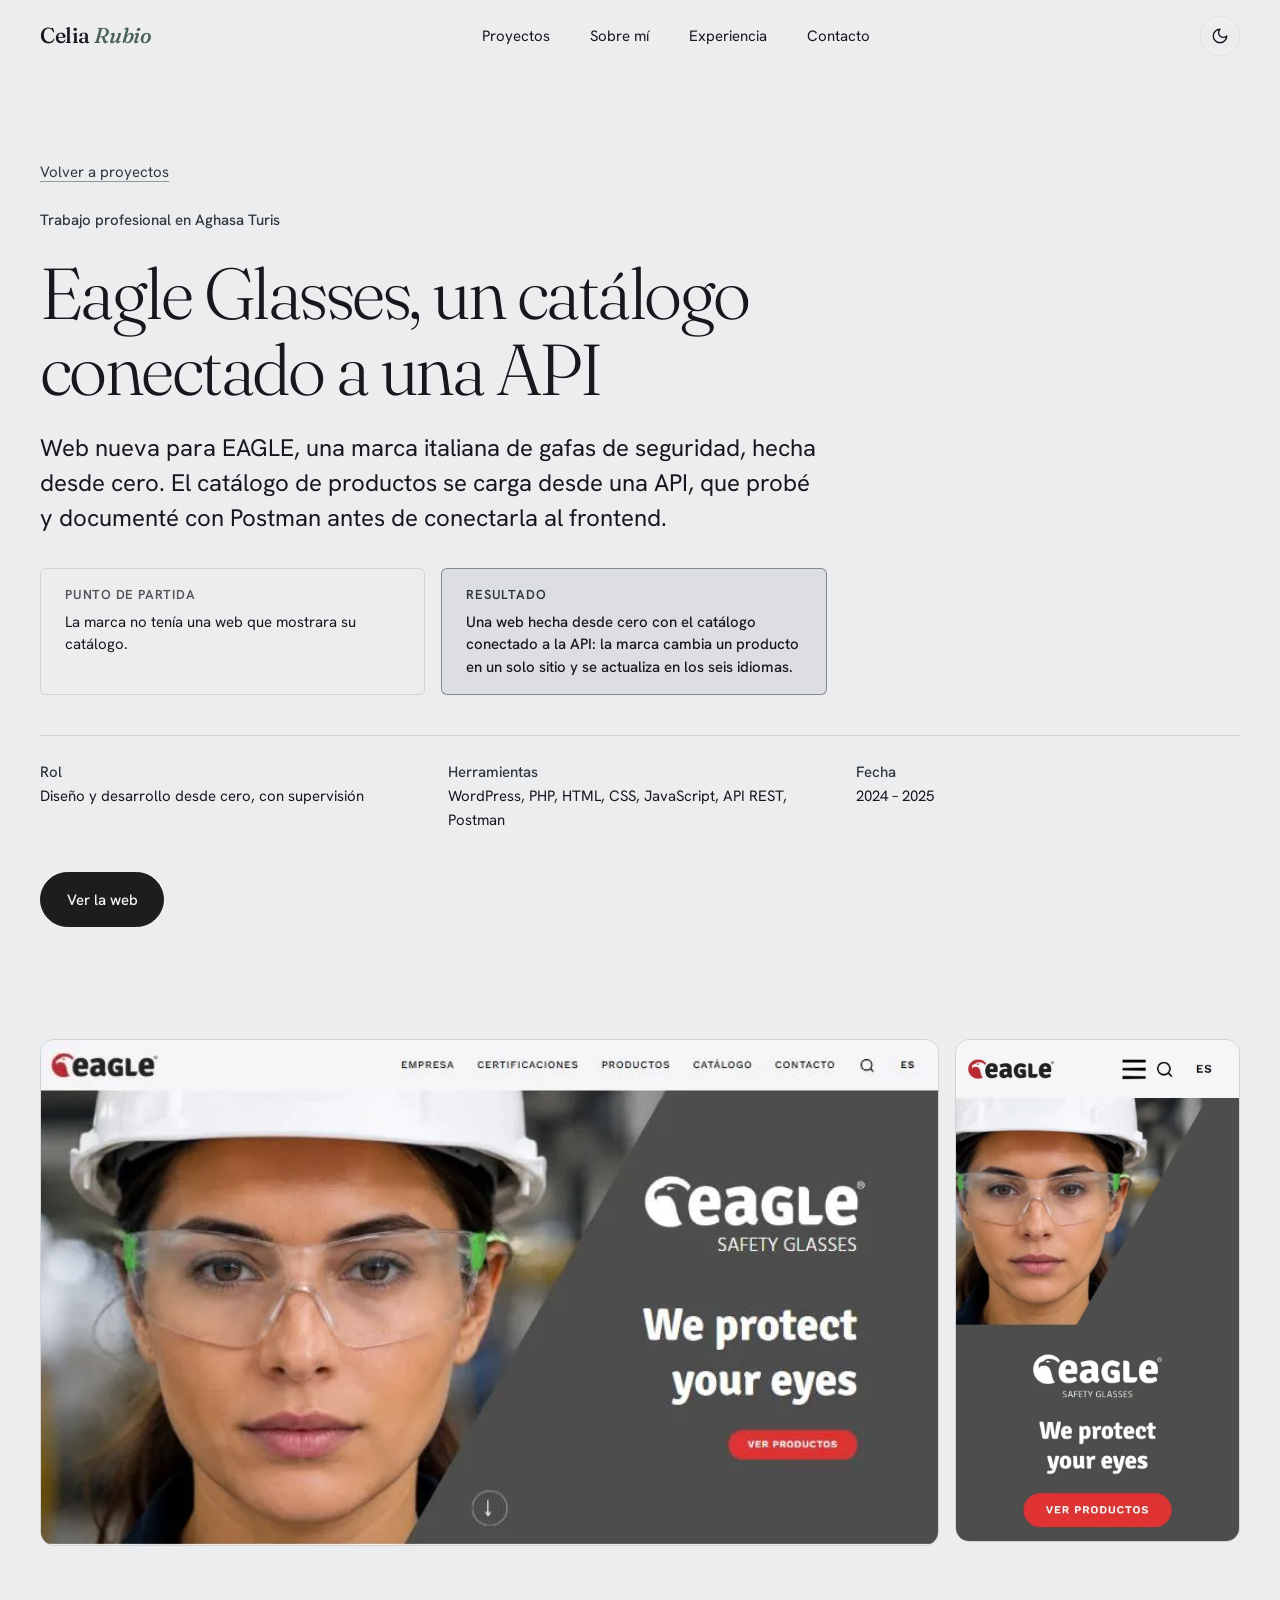
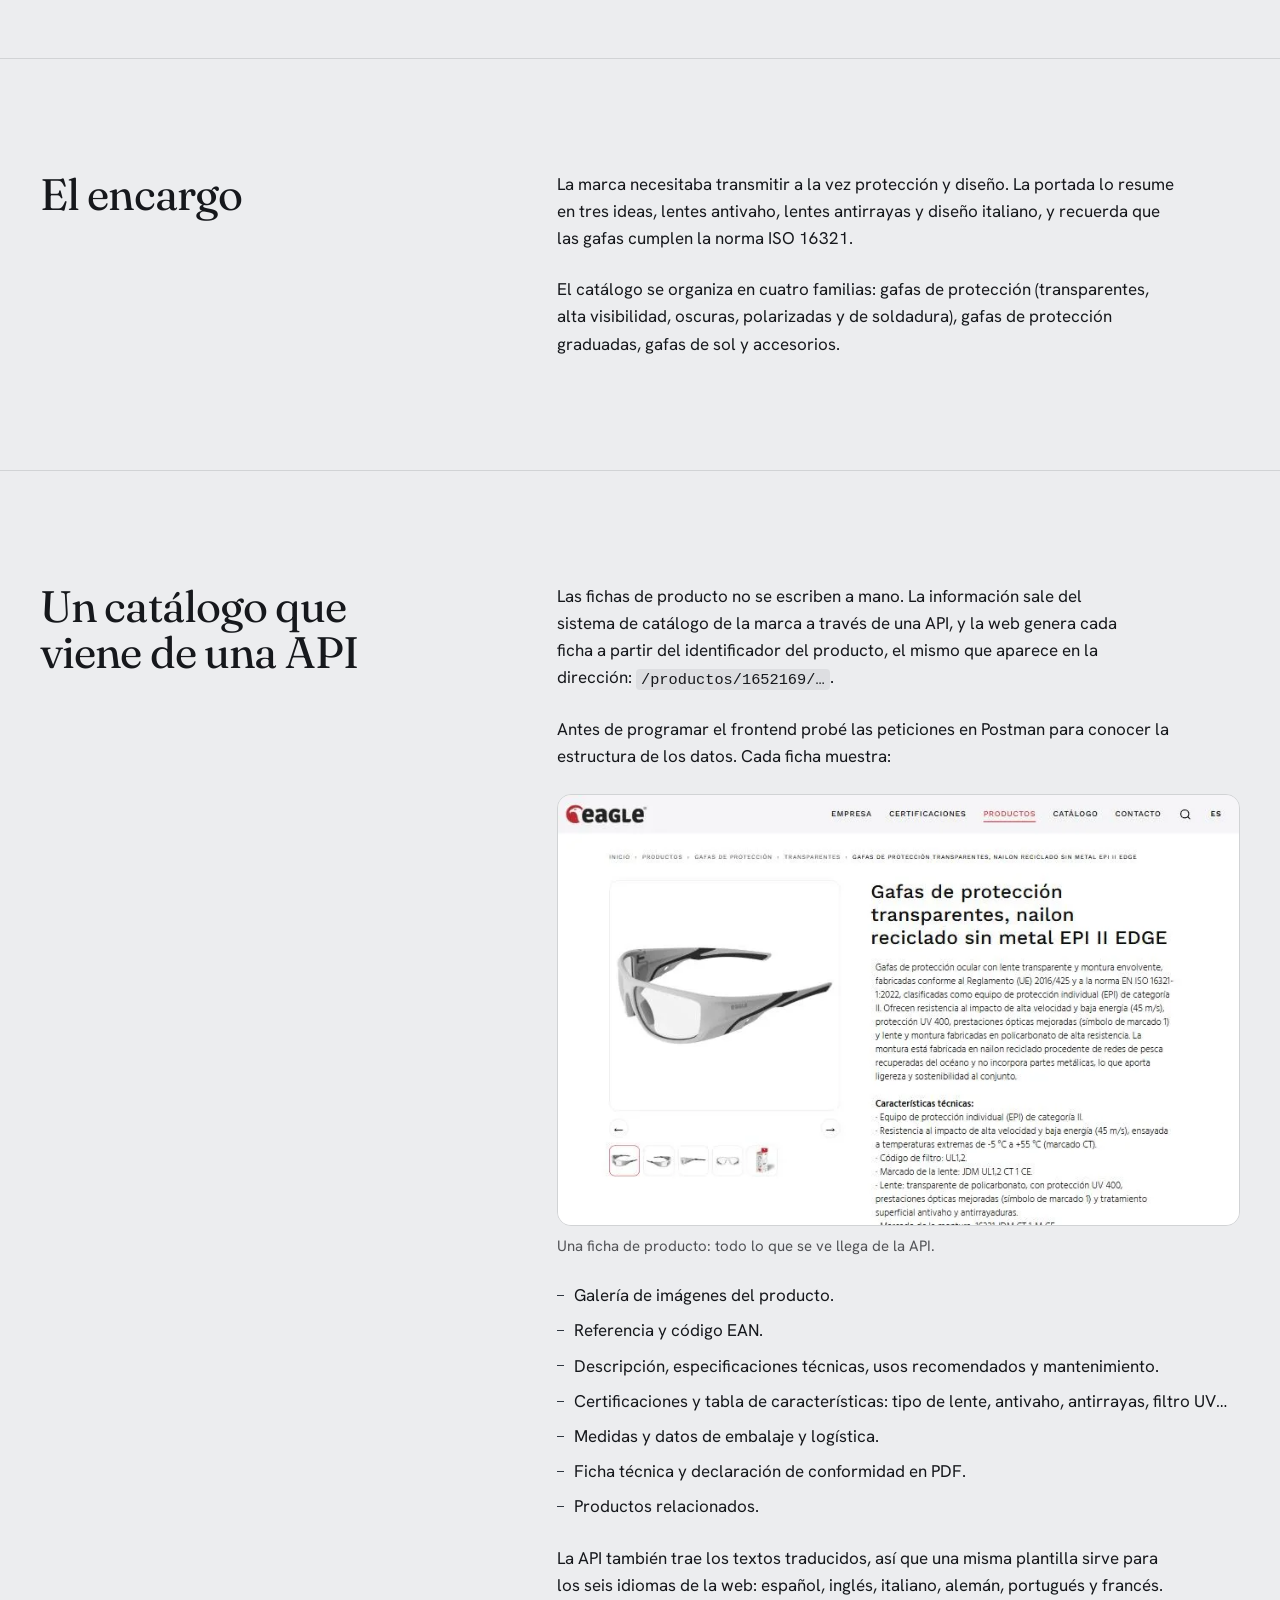
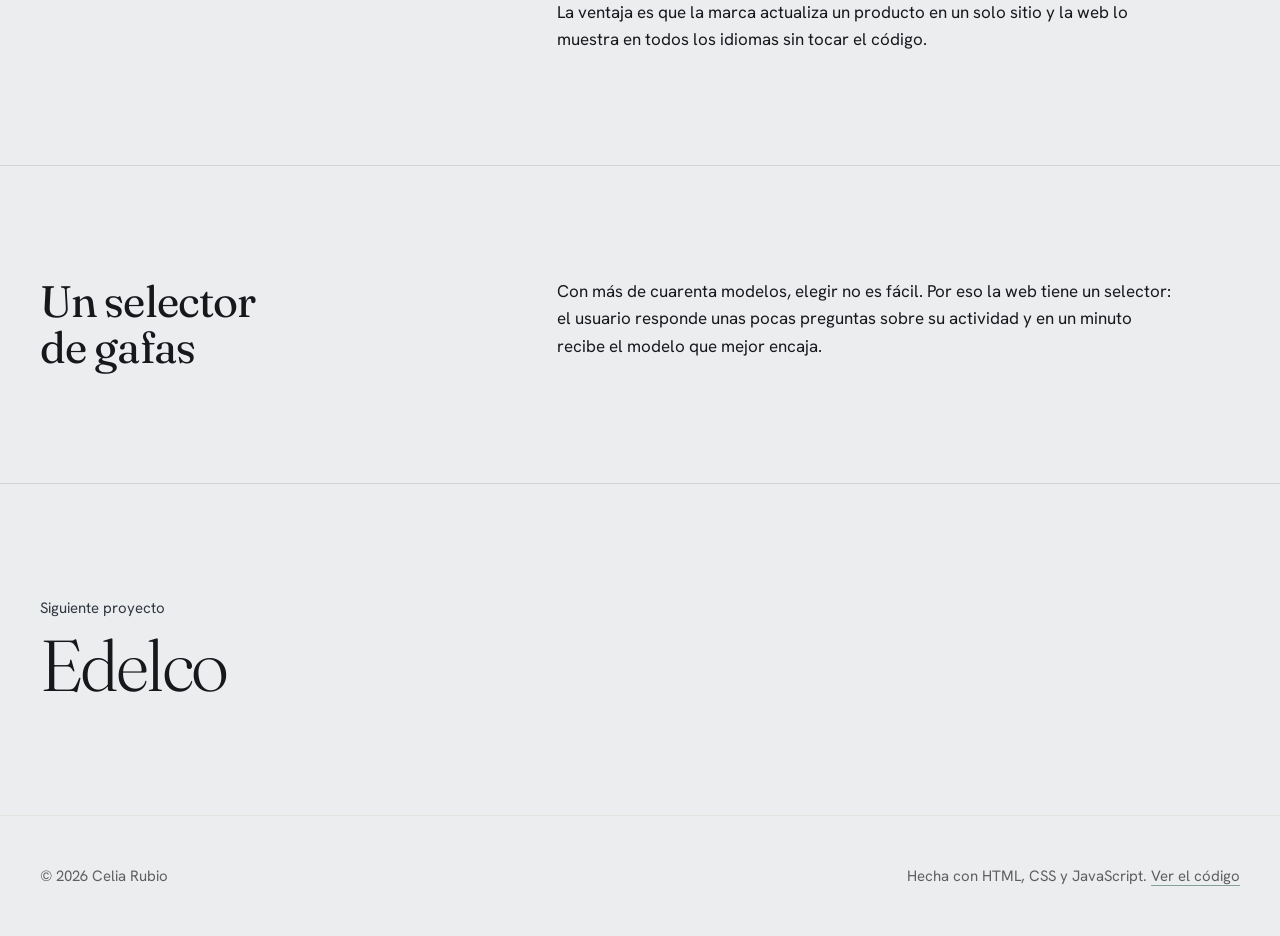
<file: proyectos/eagle-glasses.html>
<!DOCTYPE html>
<html lang="es" data-tone="eagle">

<head>
    <meta charset="UTF-8">
    <meta name="viewport" content="width=device-width, initial-scale=1.0">
    <title>Eagle Glasses · Celia Rubio</title>
    <meta name="description" content="Análisis del rediseño de la web de Eagle, marca italiana de gafas de seguridad, con catálogo conectado a una API.">
    <link rel="canonical" href="https://rubiocelia.github.io/web-portfolio/proyectos/eagle-glasses.html">
    <link rel="icon" href="../assets/img/favicon.svg" type="image/svg+xml">

    <meta property="og:type" content="article">
    <meta property="og:title" content="Eagle Glasses, un catálogo conectado a una API · Celia Rubio">
    <meta property="og:description" content="Análisis del rediseño de la web de Eagle, marca italiana de gafas de seguridad, con catálogo conectado a una API.">
    <meta property="og:url" content="https://rubiocelia.github.io/web-portfolio/proyectos/eagle-glasses.html">
    <meta property="og:image" content="https://rubiocelia.github.io/web-portfolio/assets/img/og-portada.png">
    <meta name="twitter:card" content="summary_large_image">

    <script>
        (function () {
            let theme = null;
            try {
                theme = localStorage.getItem("theme");
            } catch (error) { }

            const prefersDark = window.matchMedia("(prefers-color-scheme: dark)").matches;

            if (theme === "dark" || (!theme && prefersDark)) {
                document.documentElement.classList.add("dark-mode");
            }
        })();
    </script>

    <!-- Tipografías -->
    <link rel="preconnect" href="https://fonts.googleapis.com">
    <link rel="preconnect" href="https://fonts.gstatic.com" crossorigin>
    <link
        href="https://fonts.googleapis.com/css2?family=Fraunces:ital,opsz,wght@0,9..144,100..700;1,9..144,100..700&family=Hanken+Grotesk:wght@400;500;600&display=swap"
        rel="stylesheet">

    <!-- CSS -->
    <link rel="stylesheet" href="../css/variables.css">
    <link rel="stylesheet" href="../css/base.css">
    <link rel="stylesheet" href="../css/components.css">
    <link rel="stylesheet" href="../css/proyecto.css">
</head>

<body>

    <a href="#contenido" class="skip-link">Saltar al contenido</a>

    <header class="header">

        <div class="container">

            <nav class="navbar" aria-label="Principal">

                <a href="../index.html" class="wordmark" aria-label="Celia Rubio, ir al inicio">
                    Celia <span>Rubio</span>
                </a>

                <ul class="nav-menu">
                    <li><a href="../index.html#todos-los-proyectos">Proyectos</a></li>
                    <li><a href="../index.html#sobre-mi">Sobre mí</a></li>
                    <li><a href="../index.html#experiencia">Experiencia</a></li>
                    <li><a href="../index.html#contacto">Contacto</a></li>
                </ul>

                <button class="theme-btn" type="button" aria-label="Activar modo oscuro">
                    <svg class="icon-moon" viewBox="0 0 24 24" fill="none" stroke="currentColor" stroke-width="1.8"
                        stroke-linecap="round" stroke-linejoin="round" aria-hidden="true">
                        <path d="M12 3a6 6 0 0 0 9 9 9 9 0 1 1-9-9z" />
                    </svg>
                    <svg class="icon-sun" viewBox="0 0 24 24" fill="none" stroke="currentColor" stroke-width="1.8"
                        stroke-linecap="round" stroke-linejoin="round" aria-hidden="true">
                        <circle cx="12" cy="12" r="4" />
                        <path d="M12 2v2M12 20v2M4.9 4.9l1.4 1.4M17.7 17.7l1.4 1.4M2 12h2M20 12h2M4.9 19.1l1.4-1.4M17.7 6.3l1.4-1.4" />
                    </svg>
                </button>

            </nav>

        </div>

        <span class="progress" aria-hidden="true"></span>

    </header>

    <main id="contenido">

        <!-- ===========================
             CABECERA DEL PROYECTO
        =========================== -->

        <header class="container case-hero">

            <a href="../index.html#eagle" class="case-back text-link">Volver a proyectos</a>

            <p class="case-type">Trabajo profesional en Aghasa Turis</p>

            <h1 class="case-title">Eagle Glasses, un catálogo conectado a una API</h1>

            <p class="case-lead">
                Web nueva para EAGLE, una marca italiana de gafas de seguridad, hecha desde cero. El catálogo de
                productos se carga desde una API, que probé y documenté con Postman antes de conectarla al frontend.
            </p>

            <dl class="impact">
                <div class="impact-item">
                    <dt>Punto de partida</dt>
                    <dd>La marca no tenía una web que mostrara su catálogo.</dd>
                </div>
                <div class="impact-item impact-item--result">
                    <dt>Resultado</dt>
                    <dd>Una web hecha desde cero con el catálogo conectado a la API: la marca cambia un producto en un solo sitio y se actualiza en los seis idiomas.</dd>
                </div>
            </dl>

            <dl class="case-meta">
                <div>
                    <dt>Rol</dt>
                    <dd>Diseño y desarrollo desde cero, con supervisión</dd>
                </div>
                <div>
                    <dt>Herramientas</dt>
                    <dd>WordPress, PHP, HTML, CSS, JavaScript, API REST, Postman</dd>
                </div>
                <div>
                    <dt>Fecha</dt>
                    <dd>2024 – 2025</dd>
                </div>
            </dl>

            <div class="case-links">
                <a href="https://www.eagle-glasses.com/" class="btn" target="_blank" rel="noopener">Ver la web</a>
            </div>

        </header>

        <div class="container case-cover">
            <div class="case-devices">
                <img src="../assets/img/proyectos/eagle/portada-escritorio.webp" alt="Portada de Eagle en escritorio: una trabajadora con casco y gafas de protección junto al lema We protect your eyes y el botón Ver productos" width="800" height="450" class="case-image" fetchpriority="high">
                <img src="../assets/img/proyectos/eagle/portada-movil.webp" alt="La misma portada en móvil: la foto arriba y el lema y el botón debajo" width="780" height="1380" class="case-image" fetchpriority="high">
            </div>
        </div>

        <!-- ===========================
             ANÁLISIS
        =========================== -->

        <section class="container case-section" aria-label="El encargo">

            <h2>El encargo</h2>

            <div class="case-body">
                <p>
                    La marca necesitaba transmitir a la vez protección y diseño. La portada lo resume en tres ideas, lentes
                    antivaho, lentes antirrayas y diseño italiano, y recuerda que las gafas cumplen la norma ISO 16321.
                </p>
                <p>
                    El catálogo se organiza en cuatro familias: gafas de protección (transparentes, alta visibilidad, oscuras,
                    polarizadas y de soldadura), gafas de protección graduadas, gafas de sol y accesorios.
                </p>
            </div>

        </section>

        <section class="container case-section" aria-label="Un catálogo que viene de una API">

            <h2>Un catálogo que viene de una API</h2>

            <div class="case-body">
                <p>
                    Las fichas de producto no se escriben a mano. La información sale del sistema de catálogo de la marca a
                    través de una API, y la web genera cada ficha a partir del identificador del producto, el mismo que aparece
                    en la dirección: <code>/productos/1652169/…</code>.
                </p>
                <p>
                    Antes de programar el frontend probé las peticiones en Postman para conocer la estructura de los datos.
                    Cada ficha muestra:
                </p>
                <figure class="case-figure">
                    <img src="../assets/img/proyectos/eagle/ficha-producto.webp" alt="Ficha de un producto: galería de imágenes a la izquierda y nombre, descripción y características técnicas a la derecha" width="800" height="505" loading="lazy" class="case-image">
                    <figcaption>Una ficha de producto: todo lo que se ve llega de la API.</figcaption>
                </figure>
                <ul>
                <li>Galería de imágenes del producto.</li>
                <li>Referencia y código EAN.</li>
                <li>Descripción, especificaciones técnicas, usos recomendados y mantenimiento.</li>
                <li>Certificaciones y tabla de características: tipo de lente, antivaho, antirrayas, filtro UV…</li>
                <li>Medidas y datos de embalaje y logística.</li>
                <li>Ficha técnica y declaración de conformidad en PDF.</li>
                <li>Productos relacionados.</li>
                </ul>
                <p>
                    La API también trae los textos traducidos, así que una misma plantilla sirve para los seis idiomas de la
                    web: español, inglés, italiano, alemán, portugués y francés. La ventaja es que la marca actualiza un
                    producto en un solo sitio y la web lo muestra en todos los idiomas sin tocar el código.
                </p>
            </div>

        </section>

        <section class="container case-section" aria-label="Un selector de gafas">

            <h2>Un selector de gafas</h2>

            <div class="case-body">
                <p>
                    Con más de cuarenta modelos, elegir no es fácil. Por eso la web tiene un selector: el usuario responde unas
                    pocas preguntas sobre su actividad y en un minuto recibe el modelo que mejor encaja.
                </p>
            </div>

        </section>

        <!-- ===========================
             SIGUIENTE PROYECTO
        =========================== -->

        <nav class="container case-next" aria-label="Siguiente proyecto">
            <span>Siguiente proyecto</span>
            <a href="edelco.html">Edelco</a>
        </nav>

    </main>

    <footer class="footer">

        <div class="container">
            <p>© 2026 Celia Rubio</p>
            <p>
                Hecha con HTML, CSS y JavaScript.
                <a href="https://github.com/rubiocelia/web-portfolio" class="text-link" target="_blank"
                    rel="noopener">Ver el código</a>
            </p>
        </div>

    </footer>

    <script src="../js/main.js"></script>

</body>

</html>
</file>
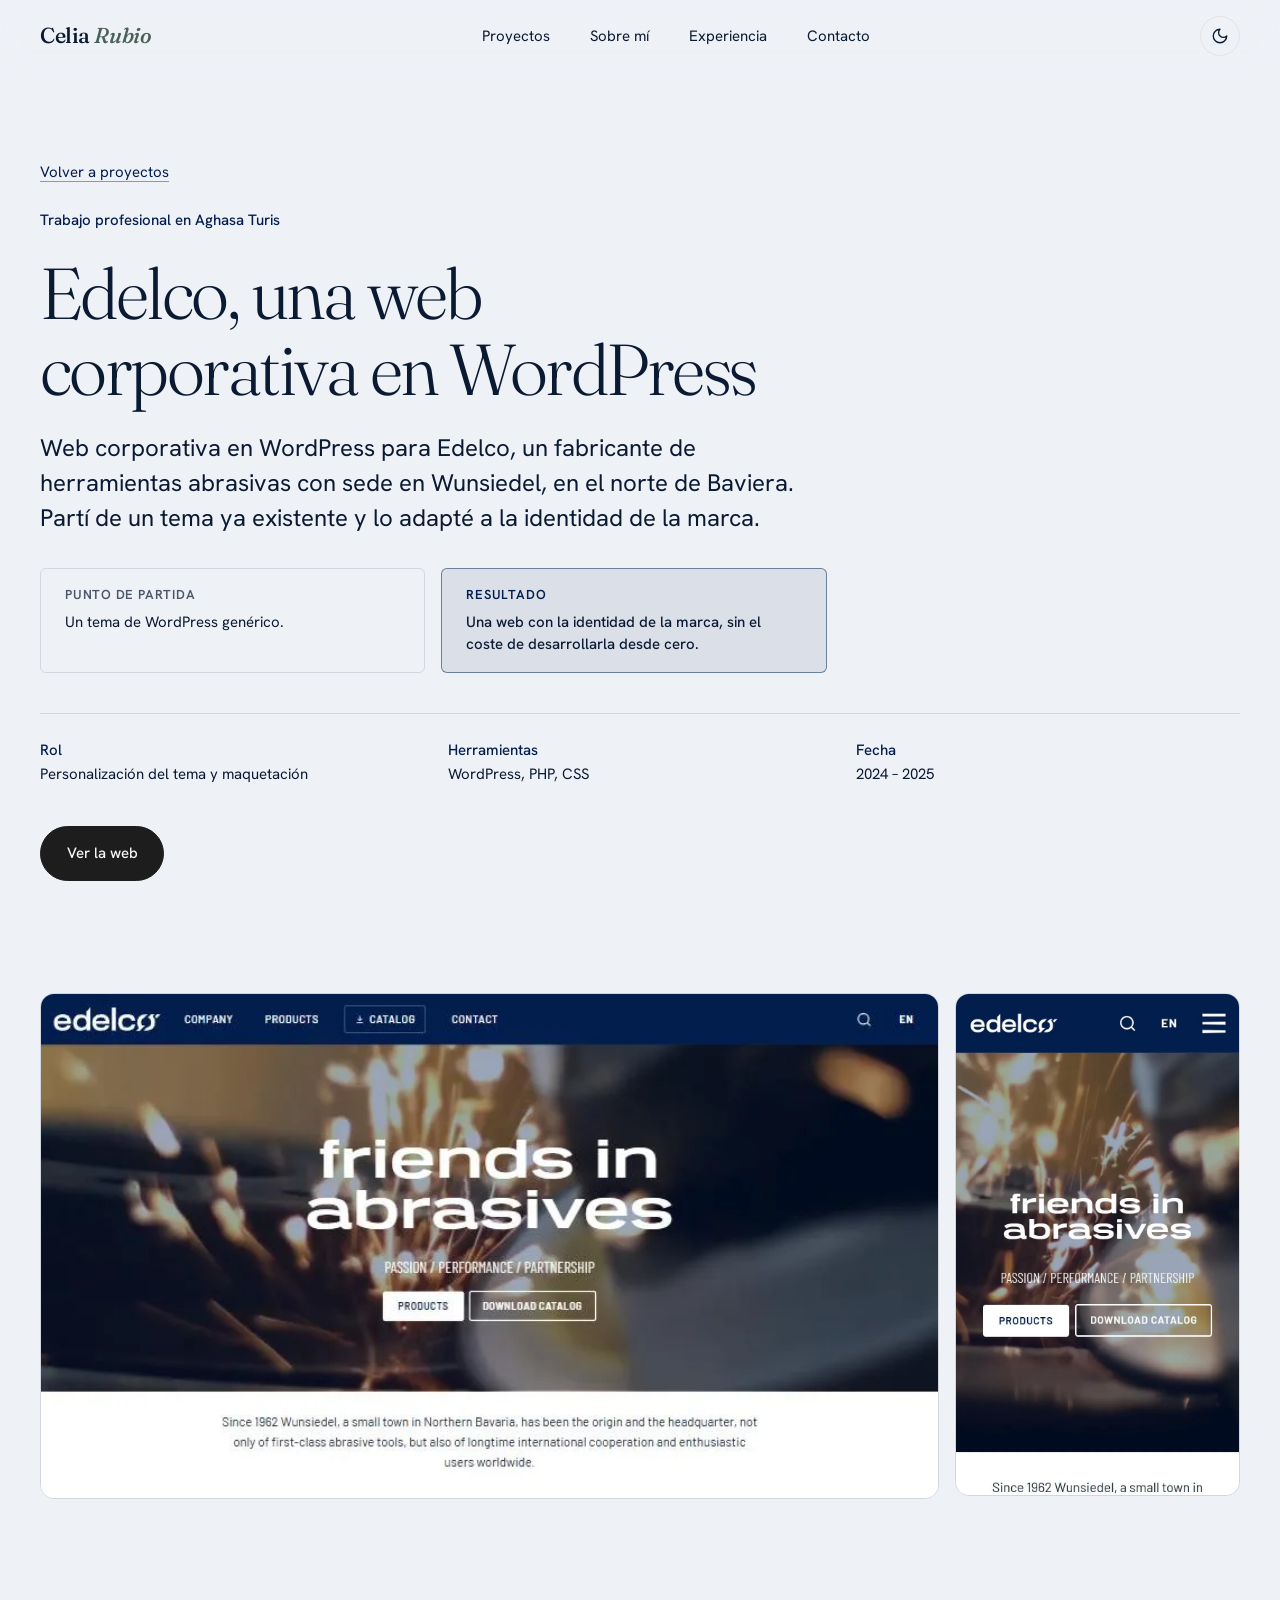
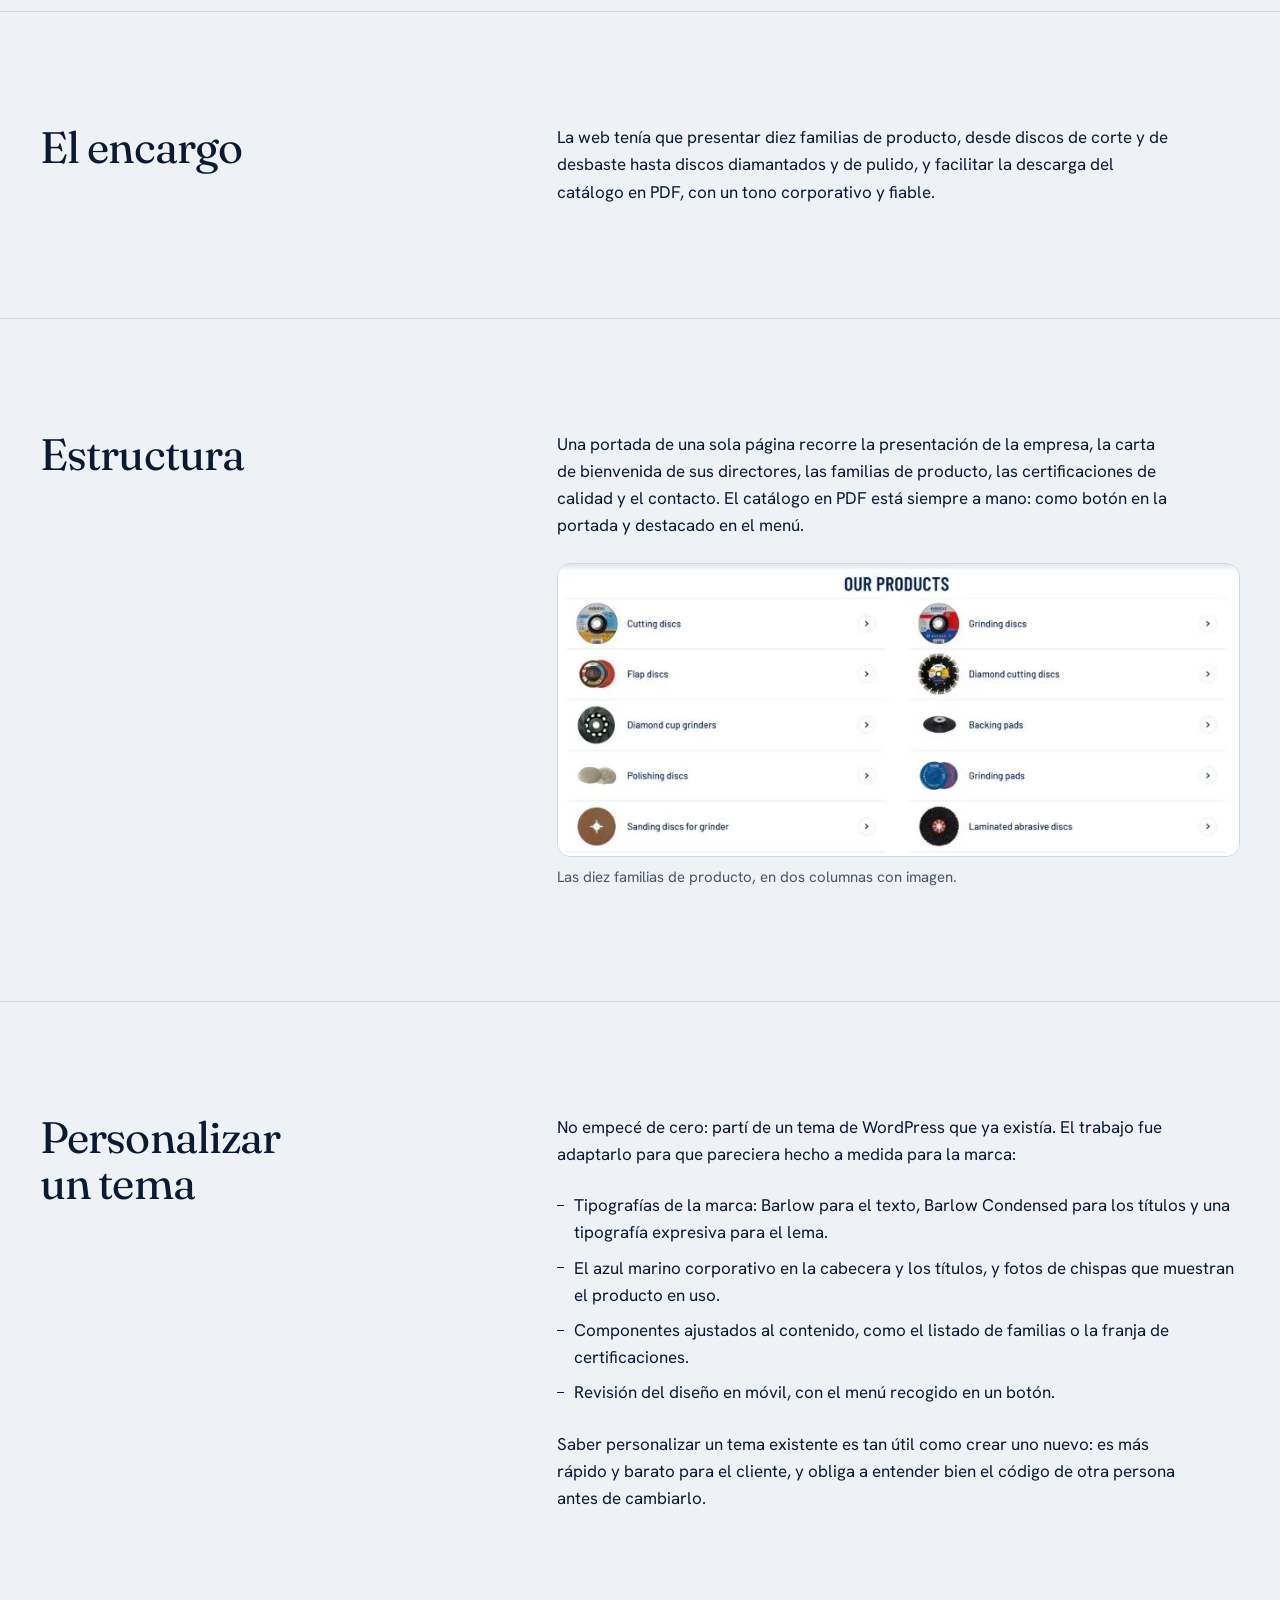
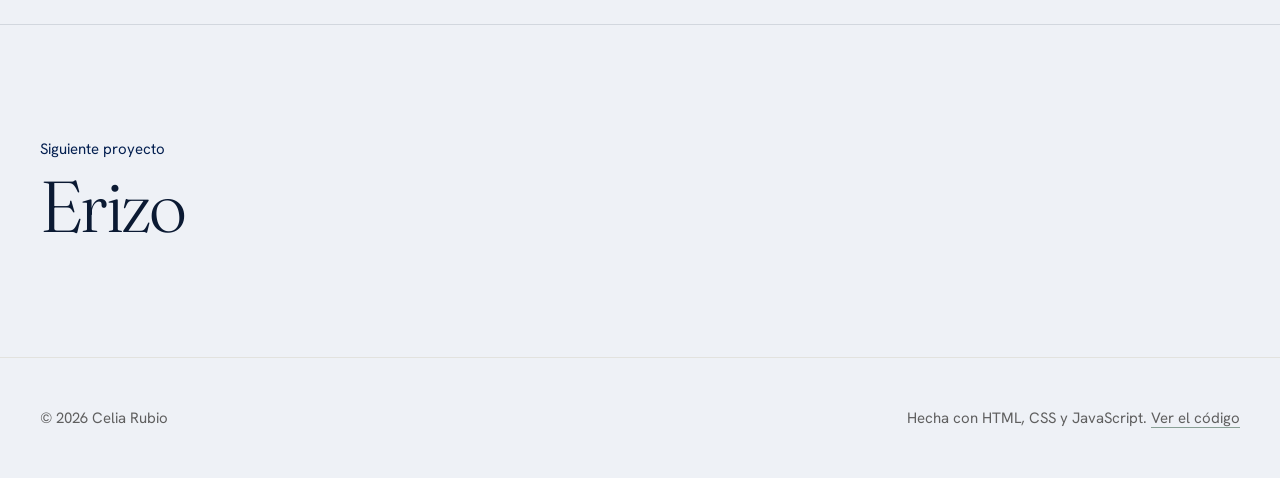
<file: proyectos/edelco.html>
<!DOCTYPE html>
<html lang="es" data-tone="edelco">

<head>
    <meta charset="UTF-8">
    <meta name="viewport" content="width=device-width, initial-scale=1.0">
    <title>Edelco · Celia Rubio</title>
    <meta name="description" content="Análisis de la web corporativa de Edelco, fabricante alemán de herramientas abrasivas, hecha en WordPress.">
    <link rel="canonical" href="https://rubiocelia.github.io/web-portfolio/proyectos/edelco.html">
    <link rel="icon" href="../assets/img/favicon.svg" type="image/svg+xml">

    <meta property="og:type" content="article">
    <meta property="og:title" content="Edelco, una web corporativa en WordPress · Celia Rubio">
    <meta property="og:description" content="Análisis de la web corporativa de Edelco, fabricante alemán de herramientas abrasivas, hecha en WordPress.">
    <meta property="og:url" content="https://rubiocelia.github.io/web-portfolio/proyectos/edelco.html">
    <meta property="og:image" content="https://rubiocelia.github.io/web-portfolio/assets/img/og-portada.png">
    <meta name="twitter:card" content="summary_large_image">

    <script>
        (function () {
            let theme = null;
            try {
                theme = localStorage.getItem("theme");
            } catch (error) { }

            const prefersDark = window.matchMedia("(prefers-color-scheme: dark)").matches;

            if (theme === "dark" || (!theme && prefersDark)) {
                document.documentElement.classList.add("dark-mode");
            }
        })();
    </script>

    <!-- Tipografías -->
    <link rel="preconnect" href="https://fonts.googleapis.com">
    <link rel="preconnect" href="https://fonts.gstatic.com" crossorigin>
    <link
        href="https://fonts.googleapis.com/css2?family=Fraunces:ital,opsz,wght@0,9..144,100..700;1,9..144,100..700&family=Hanken+Grotesk:wght@400;500;600&display=swap"
        rel="stylesheet">

    <!-- CSS -->
    <link rel="stylesheet" href="../css/variables.css">
    <link rel="stylesheet" href="../css/base.css">
    <link rel="stylesheet" href="../css/components.css">
    <link rel="stylesheet" href="../css/proyecto.css">
</head>

<body>

    <a href="#contenido" class="skip-link">Saltar al contenido</a>

    <header class="header">

        <div class="container">

            <nav class="navbar" aria-label="Principal">

                <a href="../index.html" class="wordmark" aria-label="Celia Rubio, ir al inicio">
                    Celia <span>Rubio</span>
                </a>

                <ul class="nav-menu">
                    <li><a href="../index.html#todos-los-proyectos">Proyectos</a></li>
                    <li><a href="../index.html#sobre-mi">Sobre mí</a></li>
                    <li><a href="../index.html#experiencia">Experiencia</a></li>
                    <li><a href="../index.html#contacto">Contacto</a></li>
                </ul>

                <button class="theme-btn" type="button" aria-label="Activar modo oscuro">
                    <svg class="icon-moon" viewBox="0 0 24 24" fill="none" stroke="currentColor" stroke-width="1.8"
                        stroke-linecap="round" stroke-linejoin="round" aria-hidden="true">
                        <path d="M12 3a6 6 0 0 0 9 9 9 9 0 1 1-9-9z" />
                    </svg>
                    <svg class="icon-sun" viewBox="0 0 24 24" fill="none" stroke="currentColor" stroke-width="1.8"
                        stroke-linecap="round" stroke-linejoin="round" aria-hidden="true">
                        <circle cx="12" cy="12" r="4" />
                        <path d="M12 2v2M12 20v2M4.9 4.9l1.4 1.4M17.7 17.7l1.4 1.4M2 12h2M20 12h2M4.9 19.1l1.4-1.4M17.7 6.3l1.4-1.4" />
                    </svg>
                </button>

            </nav>

        </div>

        <span class="progress" aria-hidden="true"></span>

    </header>

    <main id="contenido">

        <!-- ===========================
             CABECERA DEL PROYECTO
        =========================== -->

        <header class="container case-hero">

            <a href="../index.html#proyectos" class="case-back text-link">Volver a proyectos</a>

            <p class="case-type">Trabajo profesional en Aghasa Turis</p>

            <h1 class="case-title">Edelco, una web corporativa en WordPress</h1>

            <p class="case-lead">
                Web corporativa en WordPress para Edelco, un fabricante de herramientas abrasivas con sede en
                Wunsiedel, en el norte de Baviera. Partí de un tema ya existente y lo adapté a la identidad de la
                marca.
            </p>

            <dl class="impact">
                <div class="impact-item">
                    <dt>Punto de partida</dt>
                    <dd>Un tema de WordPress genérico.</dd>
                </div>
                <div class="impact-item impact-item--result">
                    <dt>Resultado</dt>
                    <dd>Una web con la identidad de la marca, sin el coste de desarrollarla desde cero.</dd>
                </div>
            </dl>

            <dl class="case-meta">
                <div>
                    <dt>Rol</dt>
                    <dd>Personalización del tema y maquetación</dd>
                </div>
                <div>
                    <dt>Herramientas</dt>
                    <dd>WordPress, PHP, CSS</dd>
                </div>
                <div>
                    <dt>Fecha</dt>
                    <dd>2024 – 2025</dd>
                </div>
            </dl>

            <div class="case-links">
                <a href="https://www.edelco.eu/" class="btn" target="_blank" rel="noopener">Ver la web</a>
            </div>

        </header>

        <div class="container case-cover">
            <div class="case-devices">
                <img src="../assets/img/proyectos/edelco/portada-escritorio.webp" alt="Portada de Edelco en escritorio: chispas de una radial de fondo, el lema friends in abrasives y los botones Products y Download catalog" width="800" height="450" class="case-image" fetchpriority="high">
                <img src="../assets/img/proyectos/edelco/portada-movil.webp" alt="La misma portada en móvil, con el menú recogido en un botón" width="780" height="1380" class="case-image" fetchpriority="high">
            </div>
        </div>

        <!-- ===========================
             ANÁLISIS
        =========================== -->

        <section class="container case-section" aria-label="El encargo">

            <h2>El encargo</h2>

            <div class="case-body">
                <p>
                    La web tenía que presentar diez familias de producto, desde discos de corte y de desbaste hasta discos
                    diamantados y de pulido, y facilitar la descarga del catálogo en PDF, con un tono corporativo y fiable.
                </p>
            </div>

        </section>

        <section class="container case-section" aria-label="Estructura">

            <h2>Estructura</h2>

            <div class="case-body">
                <p>
                    Una portada de una sola página recorre la presentación de la empresa, la carta de bienvenida de sus
                    directores, las familias de producto, las certificaciones de calidad y el contacto. El catálogo en PDF
                    está siempre a mano: como botón en la portada y destacado en el menú.
                </p>
                <figure class="case-figure">
                    <img src="../assets/img/proyectos/edelco/familias.webp" alt="Listado de familias de producto en dos columnas, cada una con su imagen, su nombre y una flecha" width="776" height="332" loading="lazy" class="case-image">
                    <figcaption>Las diez familias de producto, en dos columnas con imagen.</figcaption>
                </figure>
            </div>

        </section>

        <section class="container case-section" aria-label="Personalizar un tema">

            <h2>Personalizar un tema</h2>

            <div class="case-body">
                <p>
                    No empecé de cero: partí de un tema de WordPress que ya existía. El trabajo fue adaptarlo para que
                    pareciera hecho a medida para la marca:
                </p>
                <ul>
                <li>Tipografías de la marca: Barlow para el texto, Barlow Condensed para los títulos y una tipografía expresiva para el lema.</li>
                <li>El azul marino corporativo en la cabecera y los títulos, y fotos de chispas que muestran el producto en uso.</li>
                <li>Componentes ajustados al contenido, como el listado de familias o la franja de certificaciones.</li>
                <li>Revisión del diseño en móvil, con el menú recogido en un botón.</li>
                </ul>
                <p>
                    Saber personalizar un tema existente es tan útil como crear uno nuevo: es más rápido y barato para el
                    cliente, y obliga a entender bien el código de otra persona antes de cambiarlo.
                </p>
            </div>

        </section>

        <!-- ===========================
             SIGUIENTE PROYECTO
        =========================== -->

        <nav class="container case-next" aria-label="Siguiente proyecto">
            <span>Siguiente proyecto</span>
            <a href="erizo.html">Erizo</a>
        </nav>

    </main>

    <footer class="footer">

        <div class="container">
            <p>© 2026 Celia Rubio</p>
            <p>
                Hecha con HTML, CSS y JavaScript.
                <a href="https://github.com/rubiocelia/web-portfolio" class="text-link" target="_blank"
                    rel="noopener">Ver el código</a>
            </p>
        </div>

    </footer>

    <script src="../js/main.js"></script>

</body>

</html>
</file>
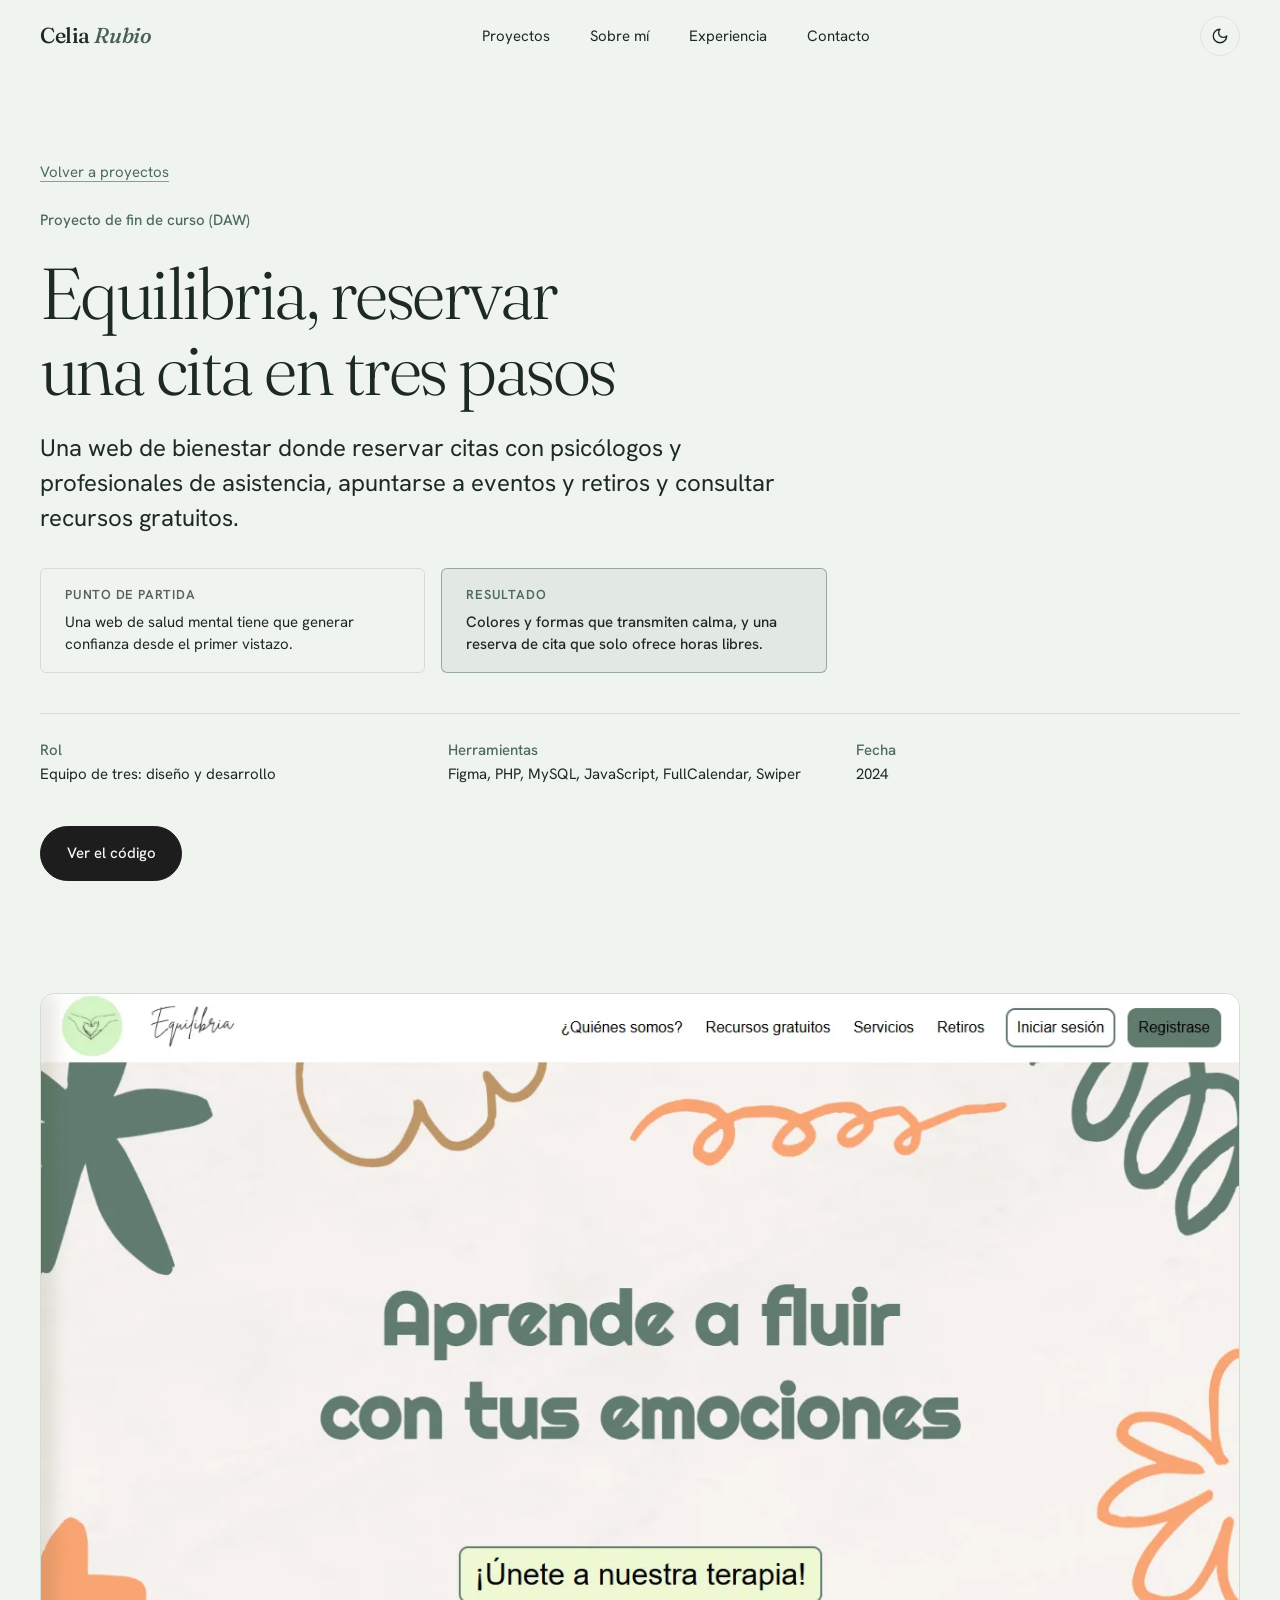
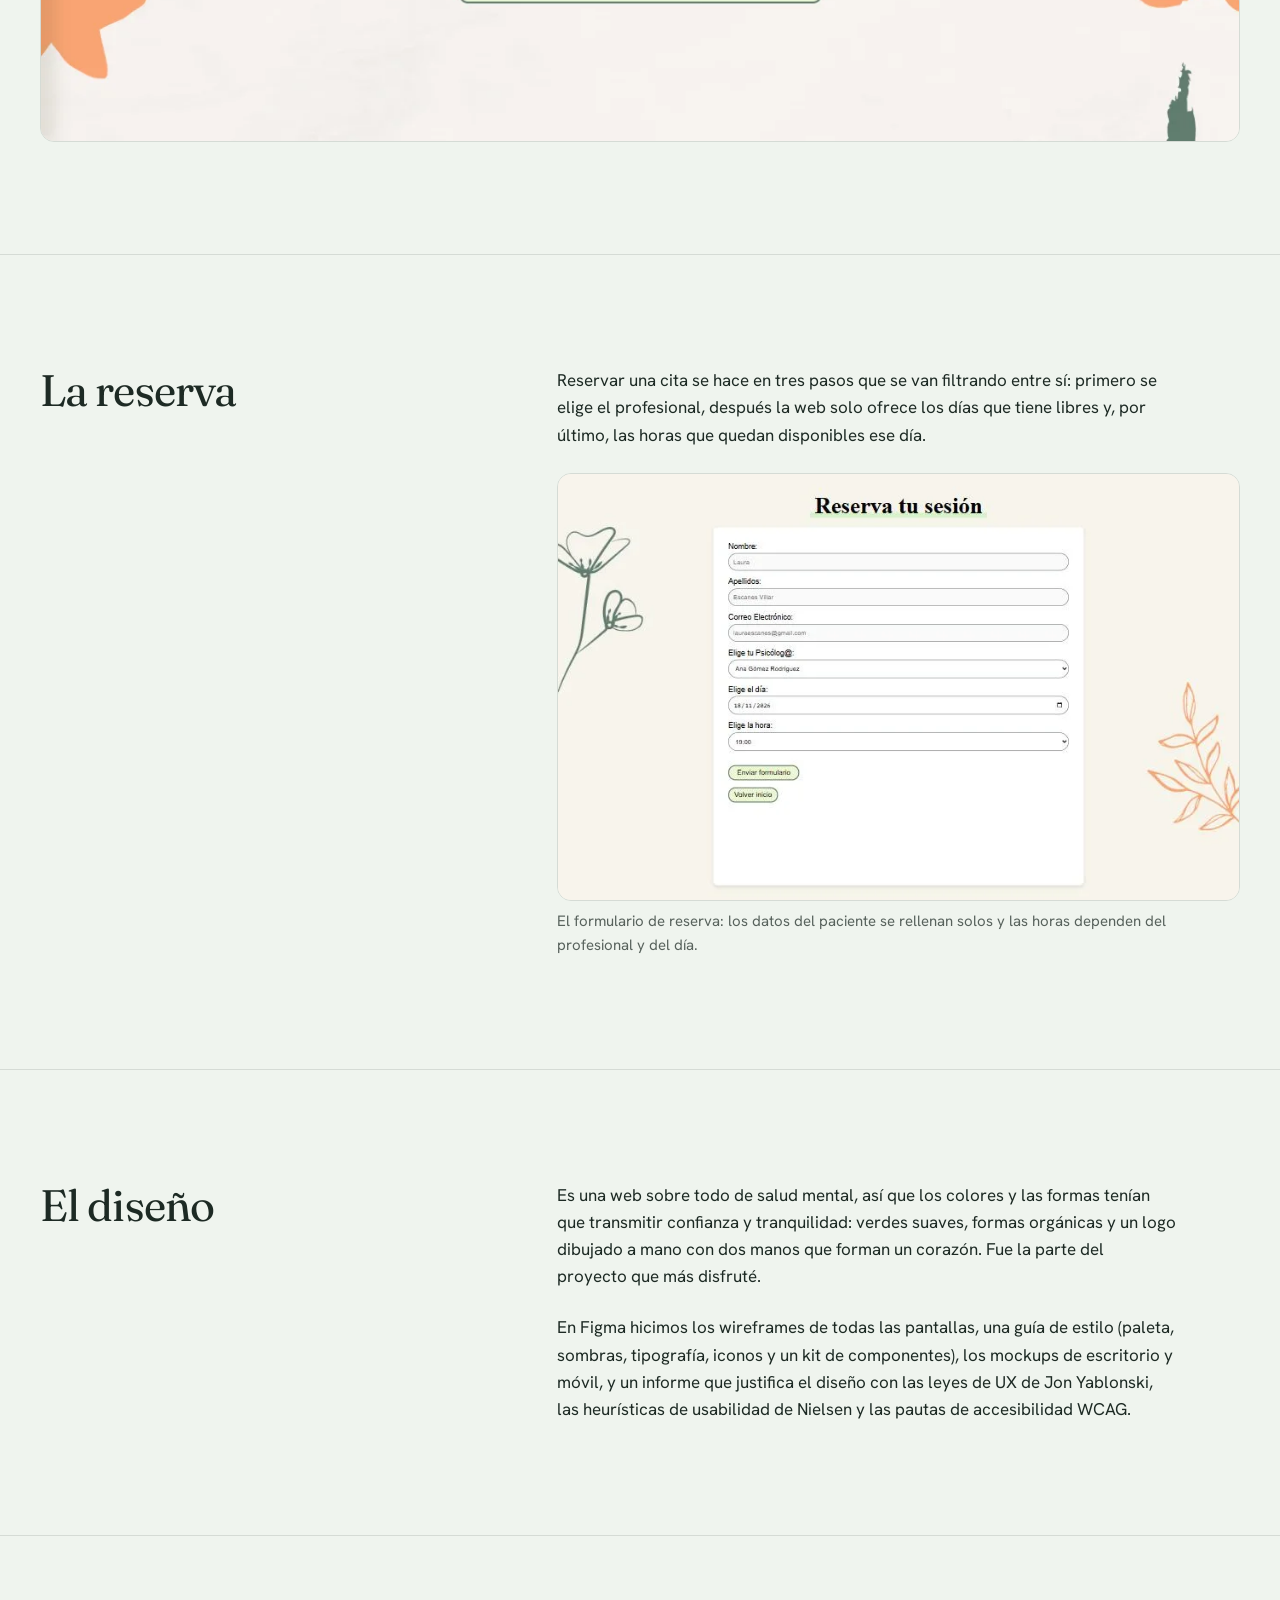
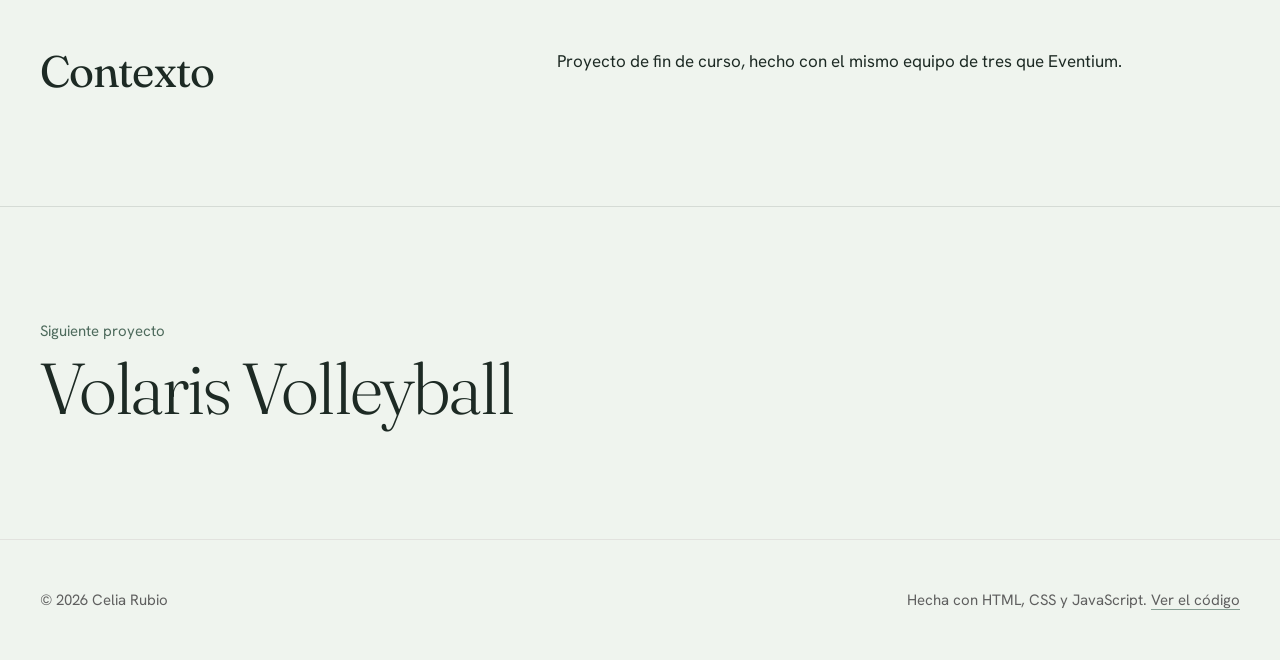
<file: proyectos/equilibria.html>
<!DOCTYPE html>
<html lang="es" data-tone="equilibria">

<head>
    <meta charset="UTF-8">
    <meta name="viewport" content="width=device-width, initial-scale=1.0">
    <title>Equilibria · Celia Rubio</title>
    <meta name="description" content="Análisis de Equilibria, proyecto de fin de curso de DAW: reserva de citas con profesionales de bienestar.">
    <link rel="canonical" href="https://rubiocelia.github.io/web-portfolio/proyectos/equilibria.html">
    <link rel="icon" href="../assets/img/favicon.svg" type="image/svg+xml">

    <meta property="og:type" content="article">
    <meta property="og:title" content="Equilibria, reservar una cita en tres pasos · Celia Rubio">
    <meta property="og:description" content="Análisis de Equilibria, proyecto de fin de curso de DAW: reserva de citas con profesionales de bienestar.">
    <meta property="og:url" content="https://rubiocelia.github.io/web-portfolio/proyectos/equilibria.html">
    <meta property="og:image" content="https://rubiocelia.github.io/web-portfolio/assets/img/og-portada.png">
    <meta name="twitter:card" content="summary_large_image">

    <script>
        (function () {
            let theme = null;
            try {
                theme = localStorage.getItem("theme");
            } catch (error) { }

            const prefersDark = window.matchMedia("(prefers-color-scheme: dark)").matches;

            if (theme === "dark" || (!theme && prefersDark)) {
                document.documentElement.classList.add("dark-mode");
            }
        })();
    </script>

    <!-- Tipografías -->
    <link rel="preconnect" href="https://fonts.googleapis.com">
    <link rel="preconnect" href="https://fonts.gstatic.com" crossorigin>
    <link
        href="https://fonts.googleapis.com/css2?family=Fraunces:ital,opsz,wght@0,9..144,100..700;1,9..144,100..700&family=Hanken+Grotesk:wght@400;500;600&display=swap"
        rel="stylesheet">

    <!-- CSS -->
    <link rel="stylesheet" href="../css/variables.css">
    <link rel="stylesheet" href="../css/base.css">
    <link rel="stylesheet" href="../css/components.css">
    <link rel="stylesheet" href="../css/proyecto.css">
</head>

<body>

    <a href="#contenido" class="skip-link">Saltar al contenido</a>

    <header class="header">

        <div class="container">

            <nav class="navbar" aria-label="Principal">

                <a href="../index.html" class="wordmark" aria-label="Celia Rubio, ir al inicio">
                    Celia <span>Rubio</span>
                </a>

                <ul class="nav-menu">
                    <li><a href="../index.html#todos-los-proyectos">Proyectos</a></li>
                    <li><a href="../index.html#sobre-mi">Sobre mí</a></li>
                    <li><a href="../index.html#experiencia">Experiencia</a></li>
                    <li><a href="../index.html#contacto">Contacto</a></li>
                </ul>

                <button class="theme-btn" type="button" aria-label="Activar modo oscuro">
                    <svg class="icon-moon" viewBox="0 0 24 24" fill="none" stroke="currentColor" stroke-width="1.8"
                        stroke-linecap="round" stroke-linejoin="round" aria-hidden="true">
                        <path d="M12 3a6 6 0 0 0 9 9 9 9 0 1 1-9-9z" />
                    </svg>
                    <svg class="icon-sun" viewBox="0 0 24 24" fill="none" stroke="currentColor" stroke-width="1.8"
                        stroke-linecap="round" stroke-linejoin="round" aria-hidden="true">
                        <circle cx="12" cy="12" r="4" />
                        <path d="M12 2v2M12 20v2M4.9 4.9l1.4 1.4M17.7 17.7l1.4 1.4M2 12h2M20 12h2M4.9 19.1l1.4-1.4M17.7 6.3l1.4-1.4" />
                    </svg>
                </button>

            </nav>

        </div>

        <span class="progress" aria-hidden="true"></span>

    </header>

    <main id="contenido">

        <!-- ===========================
             CABECERA DEL PROYECTO
        =========================== -->

        <header class="container case-hero">

            <a href="../index.html#proyectos" class="case-back text-link">Volver a proyectos</a>

            <p class="case-type">Proyecto de fin de curso (DAW)</p>

            <h1 class="case-title">Equilibria, reservar una cita en tres pasos</h1>

            <p class="case-lead">
                Una web de bienestar donde reservar citas con psicólogos y profesionales de asistencia, apuntarse a
                eventos y retiros y consultar recursos gratuitos.
            </p>

            <dl class="impact">
                <div class="impact-item">
                    <dt>Punto de partida</dt>
                    <dd>Una web de salud mental tiene que generar confianza desde el primer vistazo.</dd>
                </div>
                <div class="impact-item impact-item--result">
                    <dt>Resultado</dt>
                    <dd>Colores y formas que transmiten calma, y una reserva de cita que solo ofrece horas libres.</dd>
                </div>
            </dl>

            <dl class="case-meta">
                <div>
                    <dt>Rol</dt>
                    <dd>Equipo de tres: diseño y desarrollo</dd>
                </div>
                <div>
                    <dt>Herramientas</dt>
                    <dd>Figma, PHP, MySQL, JavaScript, FullCalendar, Swiper</dd>
                </div>
                <div>
                    <dt>Fecha</dt>
                    <dd>2024</dd>
                </div>
            </dl>

            <div class="case-links">
                <a href="https://github.com/rubiocelia/Equlibria" class="btn" target="_blank" rel="noopener">Ver el código</a>
            </div>

        </header>

        <figure class="container case-cover">
            <img src="../assets/img/proyectos/equilibria/portada.webp" alt="Portada de Equilibria: el titular Aprende a fluir con tus emociones sobre un fondo claro con formas orgánicas en verde, naranja y ocre, y el botón Únete a nuestra terapia" width="1279" height="798" class="case-image" fetchpriority="high">
        </figure>

        <!-- ===========================
             ANÁLISIS
        =========================== -->

        <section class="container case-section" aria-label="La reserva">

            <h2>La reserva</h2>

            <div class="case-body">
                <p>
                    Reservar una cita se hace en tres pasos que se van filtrando entre sí: primero se elige el profesional,
                    después la web solo ofrece los días que tiene libres y, por último, las horas que quedan disponibles ese
                    día.
                </p>
                <figure class="case-figure">
                    <img src="../assets/img/proyectos/equilibria/reserva-cita.webp" alt="Formulario Reserva tu sesión: datos del paciente ya rellenos, un desplegable para elegir psicóloga, el día y un desplegable con las horas libres" width="800" height="500" loading="lazy" class="case-image">
                    <figcaption>El formulario de reserva: los datos del paciente se rellenan solos y las horas dependen del profesional y del día.</figcaption>
                </figure>
            </div>

        </section>

        <section class="container case-section" aria-label="El diseño">

            <h2>El diseño</h2>

            <div class="case-body">
                <p>
                    Es una web sobre todo de salud mental, así que los colores y las formas tenían que transmitir confianza y
                    tranquilidad: verdes suaves, formas orgánicas y un logo dibujado a mano con dos manos que forman un
                    corazón. Fue la parte del proyecto que más disfruté.
                </p>
                <p>
                    En Figma hicimos los wireframes de todas las pantallas, una guía de estilo (paleta, sombras, tipografía,
                    iconos y un kit de componentes), los mockups de escritorio y móvil, y un informe que justifica el diseño
                    con las leyes de UX de Jon Yablonski, las heurísticas de usabilidad de Nielsen y las pautas de
                    accesibilidad WCAG.
                </p>
            </div>

        </section>

        <section class="container case-section" aria-label="Contexto">

            <h2>Contexto</h2>

            <div class="case-body">
                <p>
                    Proyecto de fin de curso, hecho con el mismo equipo de tres que Eventium.
                </p>
            </div>

        </section>

        <!-- ===========================
             SIGUIENTE PROYECTO
        =========================== -->

        <nav class="container case-next" aria-label="Siguiente proyecto">
            <span>Siguiente proyecto</span>
            <a href="volaris-volleyball.html">Volaris Volleyball</a>
        </nav>

    </main>

    <footer class="footer">

        <div class="container">
            <p>© 2026 Celia Rubio</p>
            <p>
                Hecha con HTML, CSS y JavaScript.
                <a href="https://github.com/rubiocelia/web-portfolio" class="text-link" target="_blank"
                    rel="noopener">Ver el código</a>
            </p>
        </div>

    </footer>

    <script src="../js/main.js"></script>

</body>

</html>
</file>
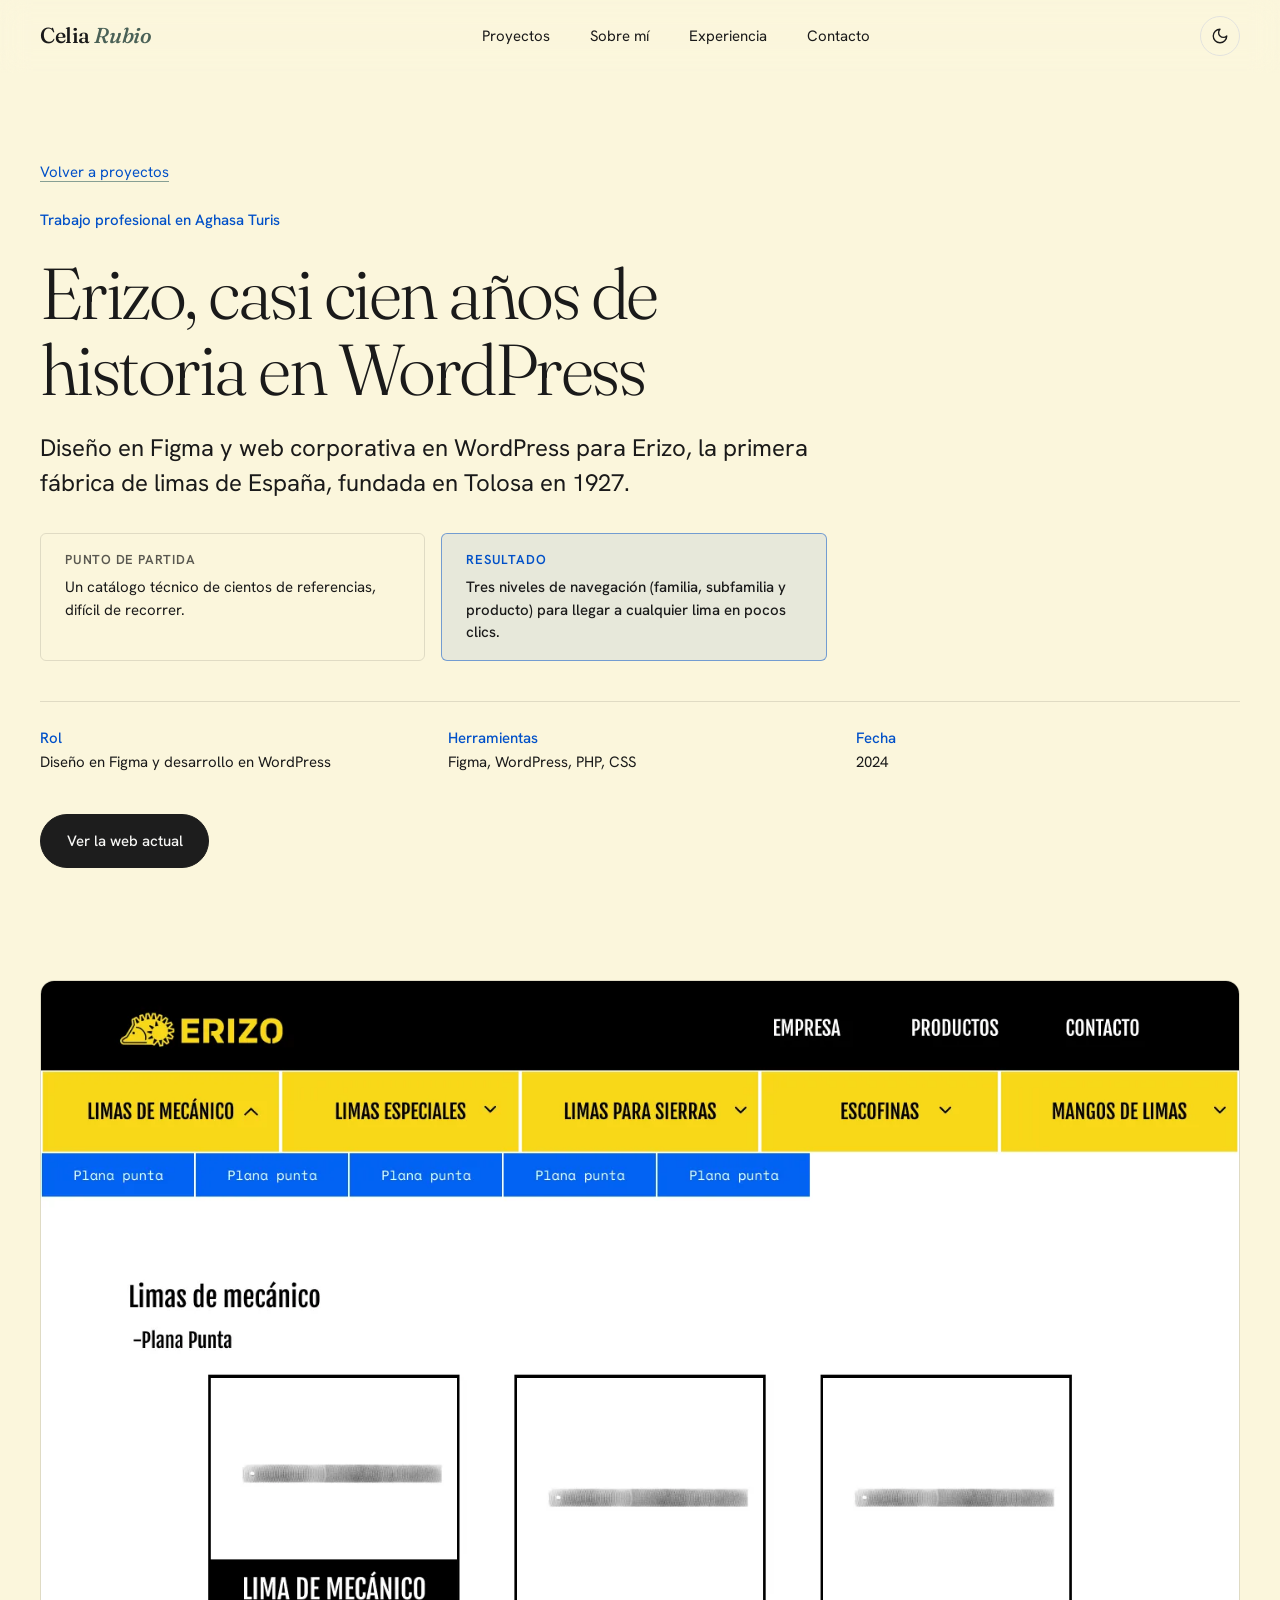
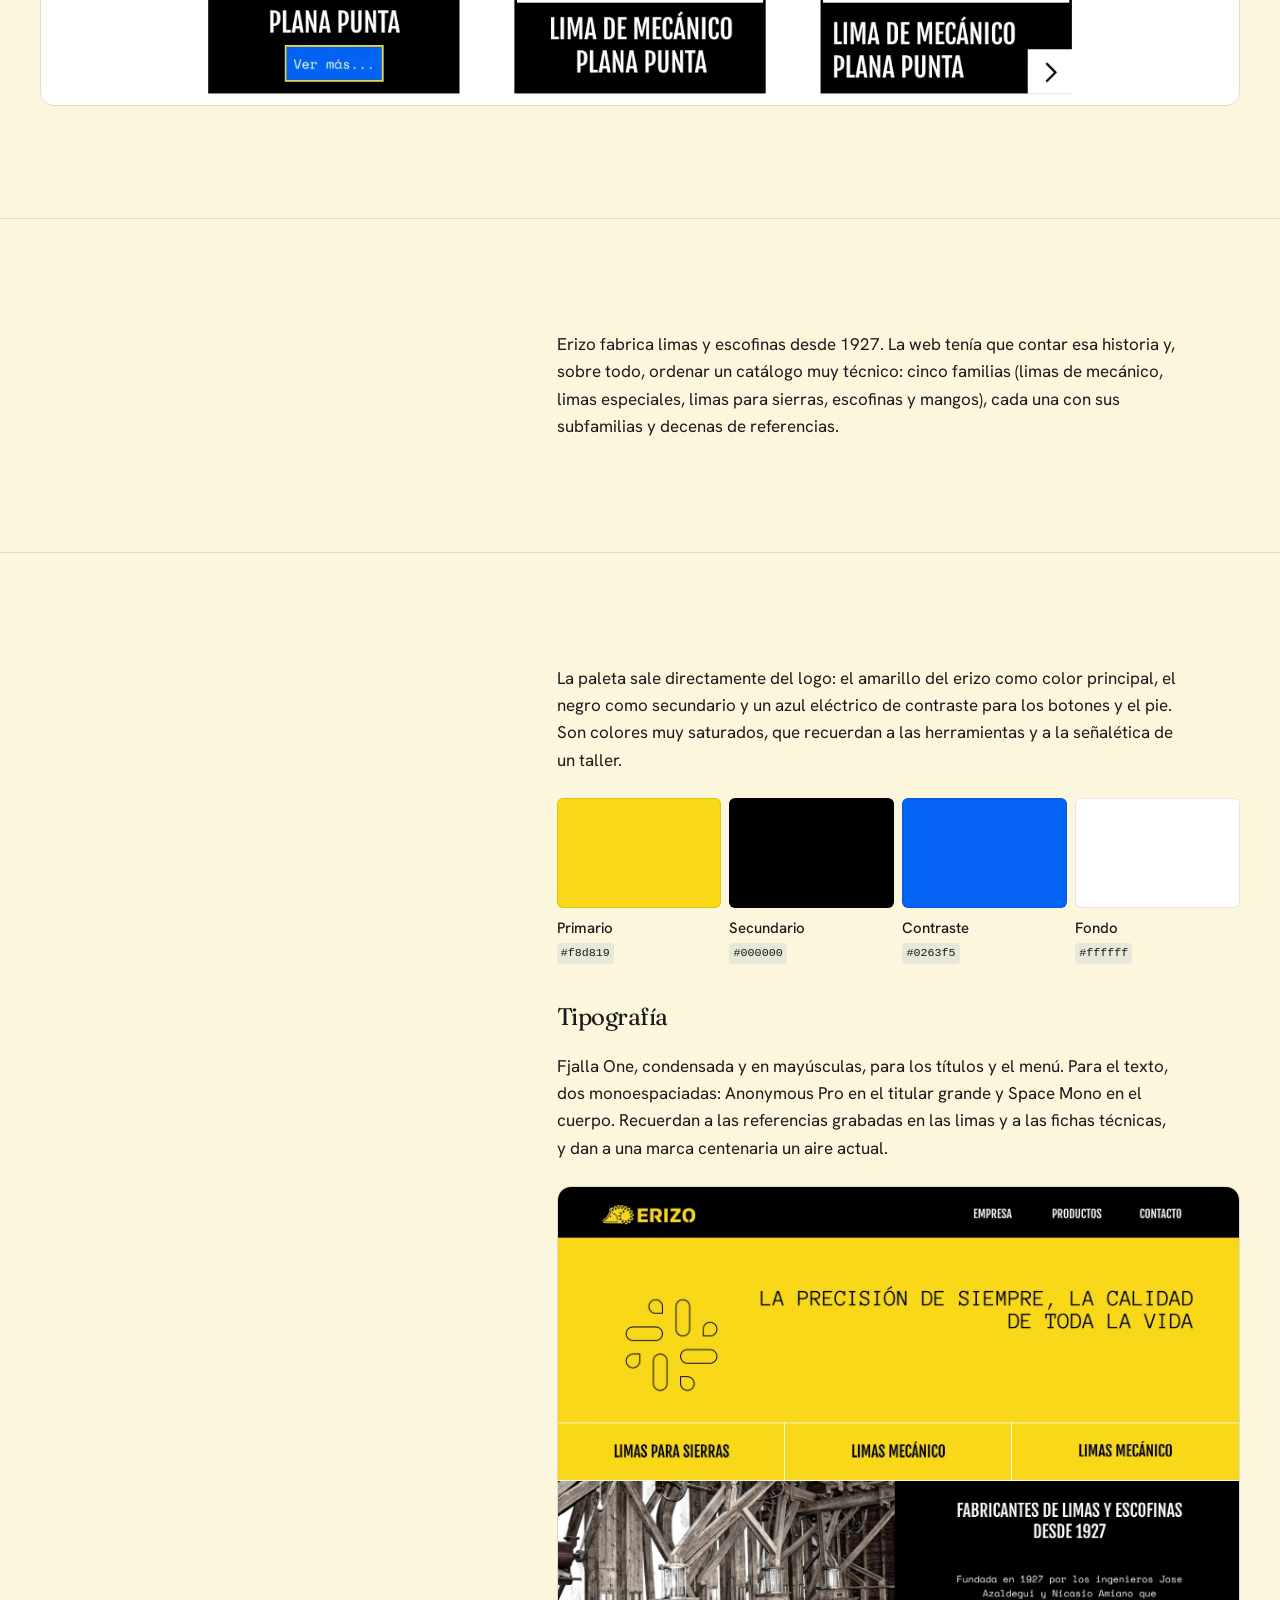
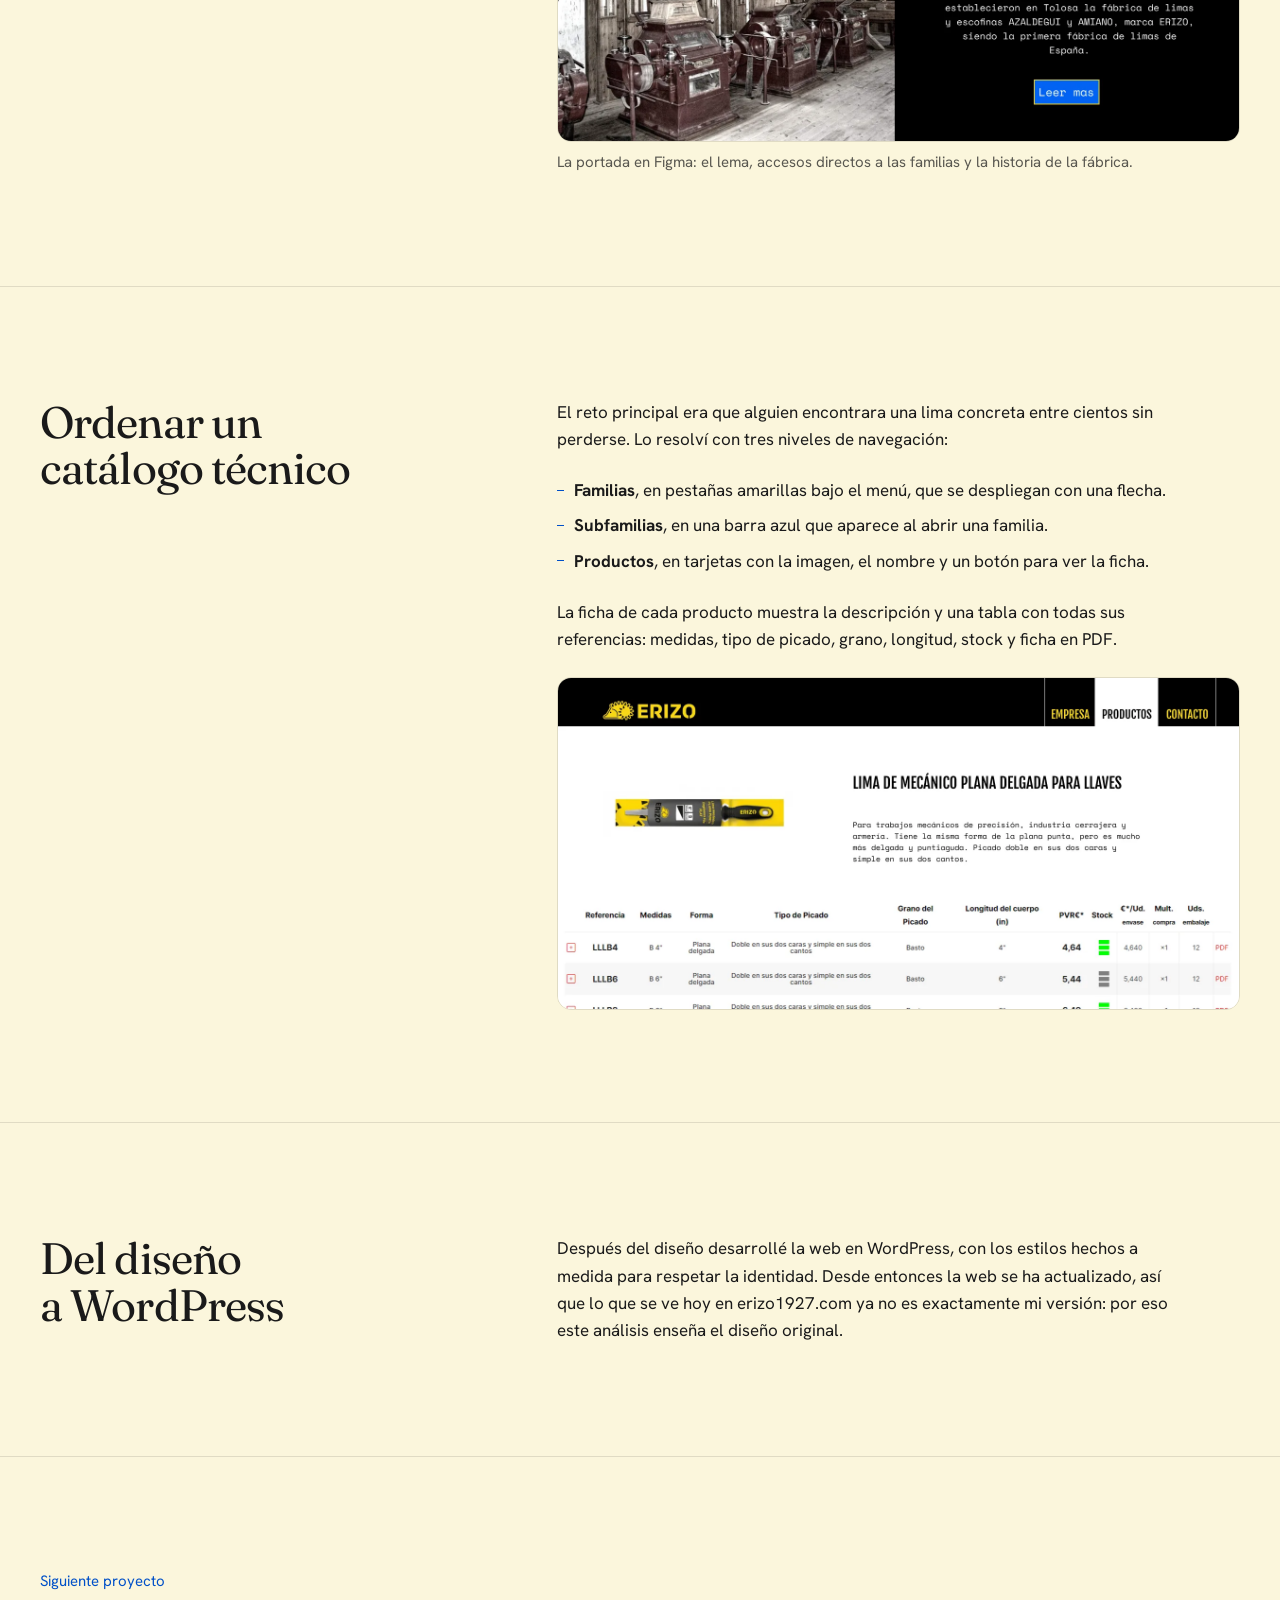
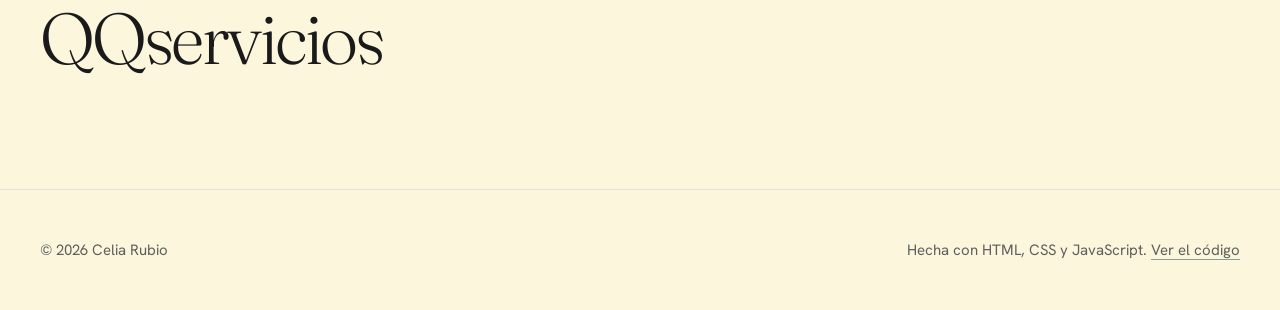
<file: proyectos/erizo.html>
<!DOCTYPE html>
<html lang="es" data-tone="erizo">

<head>
    <meta charset="UTF-8">
    <meta name="viewport" content="width=device-width, initial-scale=1.0">
    <title>Erizo · Celia Rubio</title>
    <meta name="description" content="Análisis del diseño en Figma y la web en WordPress de Erizo, primera fábrica de limas de España.">
    <link rel="canonical" href="https://rubiocelia.github.io/web-portfolio/proyectos/erizo.html">
    <link rel="icon" href="../assets/img/favicon.svg" type="image/svg+xml">

    <meta property="og:type" content="article">
    <meta property="og:title" content="Erizo, casi cien años de historia en WordPress · Celia Rubio">
    <meta property="og:description" content="Análisis del diseño en Figma y la web en WordPress de Erizo, primera fábrica de limas de España.">
    <meta property="og:url" content="https://rubiocelia.github.io/web-portfolio/proyectos/erizo.html">
    <meta property="og:image" content="https://rubiocelia.github.io/web-portfolio/assets/img/og-portada.png">
    <meta name="twitter:card" content="summary_large_image">

    <script>
        (function () {
            let theme = null;
            try {
                theme = localStorage.getItem("theme");
            } catch (error) { }

            const prefersDark = window.matchMedia("(prefers-color-scheme: dark)").matches;

            if (theme === "dark" || (!theme && prefersDark)) {
                document.documentElement.classList.add("dark-mode");
            }
        })();
    </script>

    <!-- Tipografías -->
    <link rel="preconnect" href="https://fonts.googleapis.com">
    <link rel="preconnect" href="https://fonts.gstatic.com" crossorigin>
    <link
        href="https://fonts.googleapis.com/css2?family=Fraunces:ital,opsz,wght@0,9..144,100..700;1,9..144,100..700&family=Hanken+Grotesk:wght@400;500;600&display=swap"
        rel="stylesheet">

    <!-- CSS -->
    <link rel="stylesheet" href="../css/variables.css">
    <link rel="stylesheet" href="../css/base.css">
    <link rel="stylesheet" href="../css/components.css">
    <link rel="stylesheet" href="../css/proyecto.css">
</head>

<body>

    <a href="#contenido" class="skip-link">Saltar al contenido</a>

    <header class="header">

        <div class="container">

            <nav class="navbar" aria-label="Principal">

                <a href="../index.html" class="wordmark" aria-label="Celia Rubio, ir al inicio">
                    Celia <span>Rubio</span>
                </a>

                <ul class="nav-menu">
                    <li><a href="../index.html#todos-los-proyectos">Proyectos</a></li>
                    <li><a href="../index.html#sobre-mi">Sobre mí</a></li>
                    <li><a href="../index.html#experiencia">Experiencia</a></li>
                    <li><a href="../index.html#contacto">Contacto</a></li>
                </ul>

                <button class="theme-btn" type="button" aria-label="Activar modo oscuro">
                    <svg class="icon-moon" viewBox="0 0 24 24" fill="none" stroke="currentColor" stroke-width="1.8"
                        stroke-linecap="round" stroke-linejoin="round" aria-hidden="true">
                        <path d="M12 3a6 6 0 0 0 9 9 9 9 0 1 1-9-9z" />
                    </svg>
                    <svg class="icon-sun" viewBox="0 0 24 24" fill="none" stroke="currentColor" stroke-width="1.8"
                        stroke-linecap="round" stroke-linejoin="round" aria-hidden="true">
                        <circle cx="12" cy="12" r="4" />
                        <path d="M12 2v2M12 20v2M4.9 4.9l1.4 1.4M17.7 17.7l1.4 1.4M2 12h2M20 12h2M4.9 19.1l1.4-1.4M17.7 6.3l1.4-1.4" />
                    </svg>
                </button>

            </nav>

        </div>

        <span class="progress" aria-hidden="true"></span>

    </header>

    <main id="contenido">

        <!-- ===========================
             CABECERA DEL PROYECTO
        =========================== -->

        <header class="container case-hero">

            <a href="../index.html#proyectos" class="case-back text-link">Volver a proyectos</a>

            <p class="case-type">Trabajo profesional en Aghasa Turis</p>

            <h1 class="case-title">Erizo, casi cien años de historia en WordPress</h1>

            <p class="case-lead">
                Diseño en Figma y web corporativa en WordPress para Erizo, la primera fábrica de limas de España,
                fundada en Tolosa en 1927.
            </p>

            <dl class="impact">
                <div class="impact-item">
                    <dt>Punto de partida</dt>
                    <dd>Un catálogo técnico de cientos de referencias, difícil de recorrer.</dd>
                </div>
                <div class="impact-item impact-item--result">
                    <dt>Resultado</dt>
                    <dd>Tres niveles de navegación (familia, subfamilia y producto) para llegar a cualquier lima en pocos clics.</dd>
                </div>
            </dl>

            <dl class="case-meta">
                <div>
                    <dt>Rol</dt>
                    <dd>Diseño en Figma y desarrollo en WordPress</dd>
                </div>
                <div>
                    <dt>Herramientas</dt>
                    <dd>Figma, WordPress, PHP, CSS</dd>
                </div>
                <div>
                    <dt>Fecha</dt>
                    <dd>2024</dd>
                </div>
            </dl>

            <div class="case-links">
                <a href="https://www.erizo1927.com/" class="btn" target="_blank" rel="noopener">Ver la web actual</a>
            </div>

        </header>

        <figure class="container case-cover">
            <img src="../assets/img/proyectos/erizo/figma-productos.webp" alt="Mockup en Figma del catálogo de Erizo: menú negro con el logo amarillo, pestañas amarillas con las familias de limas, una barra azul de subfamilias y tarjetas de producto" width="1440" height="870" class="case-image" fetchpriority="high">
        </figure>

        <!-- ===========================
             ANÁLISIS
        =========================== -->

        <section class="container case-section" aria-label="El encargo">

            <h2>El encargo</h2>

            <div class="case-body">
                <p>
                    Erizo fabrica limas y escofinas desde 1927. La web tenía que contar esa historia y, sobre todo, ordenar
                    un catálogo muy técnico: cinco familias (limas de mecánico, limas especiales, limas para sierras,
                    escofinas y mangos), cada una con sus subfamilias y decenas de referencias.
                </p>
            </div>

        </section>

        <section class="container case-section" aria-label="Una identidad que sale del logo">

            <h2>Una identidad que sale del logo</h2>

            <div class="case-body">
                <p>
                    La paleta sale directamente del logo: el amarillo del erizo como color principal, el negro como
                    secundario y un azul eléctrico de contraste para los botones y el pie. Son colores muy saturados, que
                    recuerdan a las herramientas y a la señalética de un taller.
                </p>
                <ul class="palette">
                <li style="--swatch: #f8d819"><strong>Primario</strong><code>#f8d819</code></li>
                <li style="--swatch: #000000"><strong>Secundario</strong><code>#000000</code></li>
                <li style="--swatch: #0263f5"><strong>Contraste</strong><code>#0263f5</code></li>
                <li style="--swatch: #ffffff"><strong>Fondo</strong><code>#ffffff</code></li>
                </ul>
                <h3>Tipografía</h3>
                <p>
                    Fjalla One, condensada y en mayúsculas, para los títulos y el menú. Para el texto, dos monoespaciadas:
                    Anonymous Pro en el titular grande y Space Mono en el cuerpo. Recuerdan a las referencias grabadas en
                    las limas y a las fichas técnicas, y dan a una marca centenaria un aire actual.
                </p>
                <figure class="case-figure">
                    <img src="../assets/img/proyectos/erizo/figma-portada.webp" alt="Mockup de la portada: lema en amarillo, accesos a las familias de producto y bloques en negro con fotos de la fábrica histórica" width="1440" height="1171" loading="lazy" class="case-image">
                    <figcaption>La portada en Figma: el lema, accesos directos a las familias y la historia de la fábrica.</figcaption>
                </figure>
            </div>

        </section>

        <section class="container case-section" aria-label="Ordenar un catálogo técnico">

            <h2>Ordenar un catálogo técnico</h2>

            <div class="case-body">
                <p>
                    El reto principal era que alguien encontrara una lima concreta entre cientos sin perderse. Lo resolví
                    con tres niveles de navegación:
                </p>
                <ul>
                <li><strong>Familias</strong>, en pestañas amarillas bajo el menú, que se despliegan con una flecha.</li>
                <li><strong>Subfamilias</strong>, en una barra azul que aparece al abrir una familia.</li>
                <li><strong>Productos</strong>, en tarjetas con la imagen, el nombre y un botón para ver la ficha.</li>
                </ul>
                <p>
                    La ficha de cada producto muestra la descripción y una tabla con todas sus referencias: medidas, tipo
                    de picado, grano, longitud, stock y ficha en PDF.
                </p>
                <figure class="case-figure">
                    <img src="../assets/img/proyectos/erizo/figma-ficha.webp" alt="Mockup de la ficha de una lima de mecánico: imagen del producto, título, descripción y el comienzo de la tabla de referencias" width="1440" height="700" loading="lazy" class="case-image">
                </figure>
            </div>

        </section>

        <section class="container case-section" aria-label="Del diseño a WordPress">

            <h2>Del diseño a WordPress</h2>

            <div class="case-body">
                <p>
                    Después del diseño desarrollé la web en WordPress, con los estilos hechos a medida para respetar la
                    identidad. Desde entonces la web se ha actualizado, así que lo que se ve hoy en erizo1927.com ya no es
                    exactamente mi versión: por eso este análisis enseña el diseño original.
                </p>
            </div>

        </section>

        <!-- ===========================
             SIGUIENTE PROYECTO
        =========================== -->

        <nav class="container case-next" aria-label="Siguiente proyecto">
            <span>Siguiente proyecto</span>
            <a href="qqservicios.html">QQservicios</a>
        </nav>

    </main>

    <footer class="footer">

        <div class="container">
            <p>© 2026 Celia Rubio</p>
            <p>
                Hecha con HTML, CSS y JavaScript.
                <a href="https://github.com/rubiocelia/web-portfolio" class="text-link" target="_blank"
                    rel="noopener">Ver el código</a>
            </p>
        </div>

    </footer>

    <script src="../js/main.js"></script>

</body>

</html>
</file>
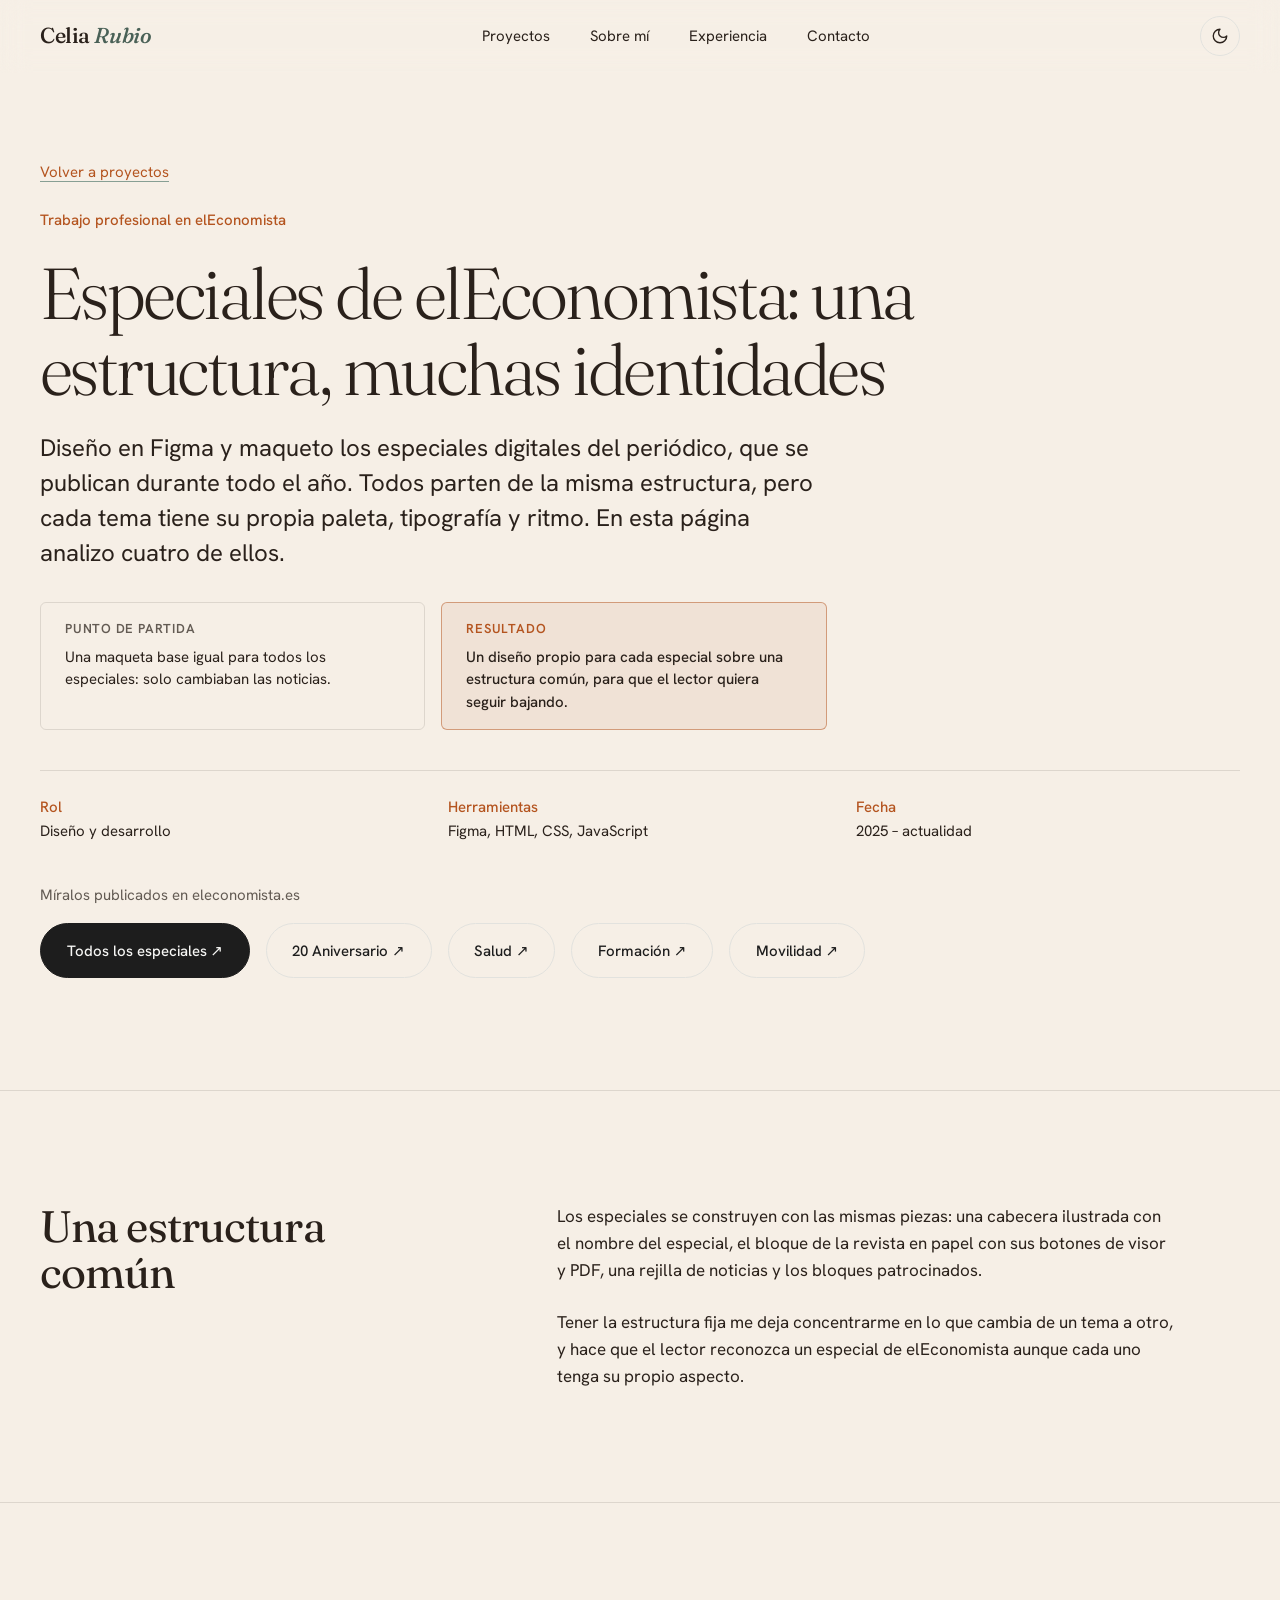
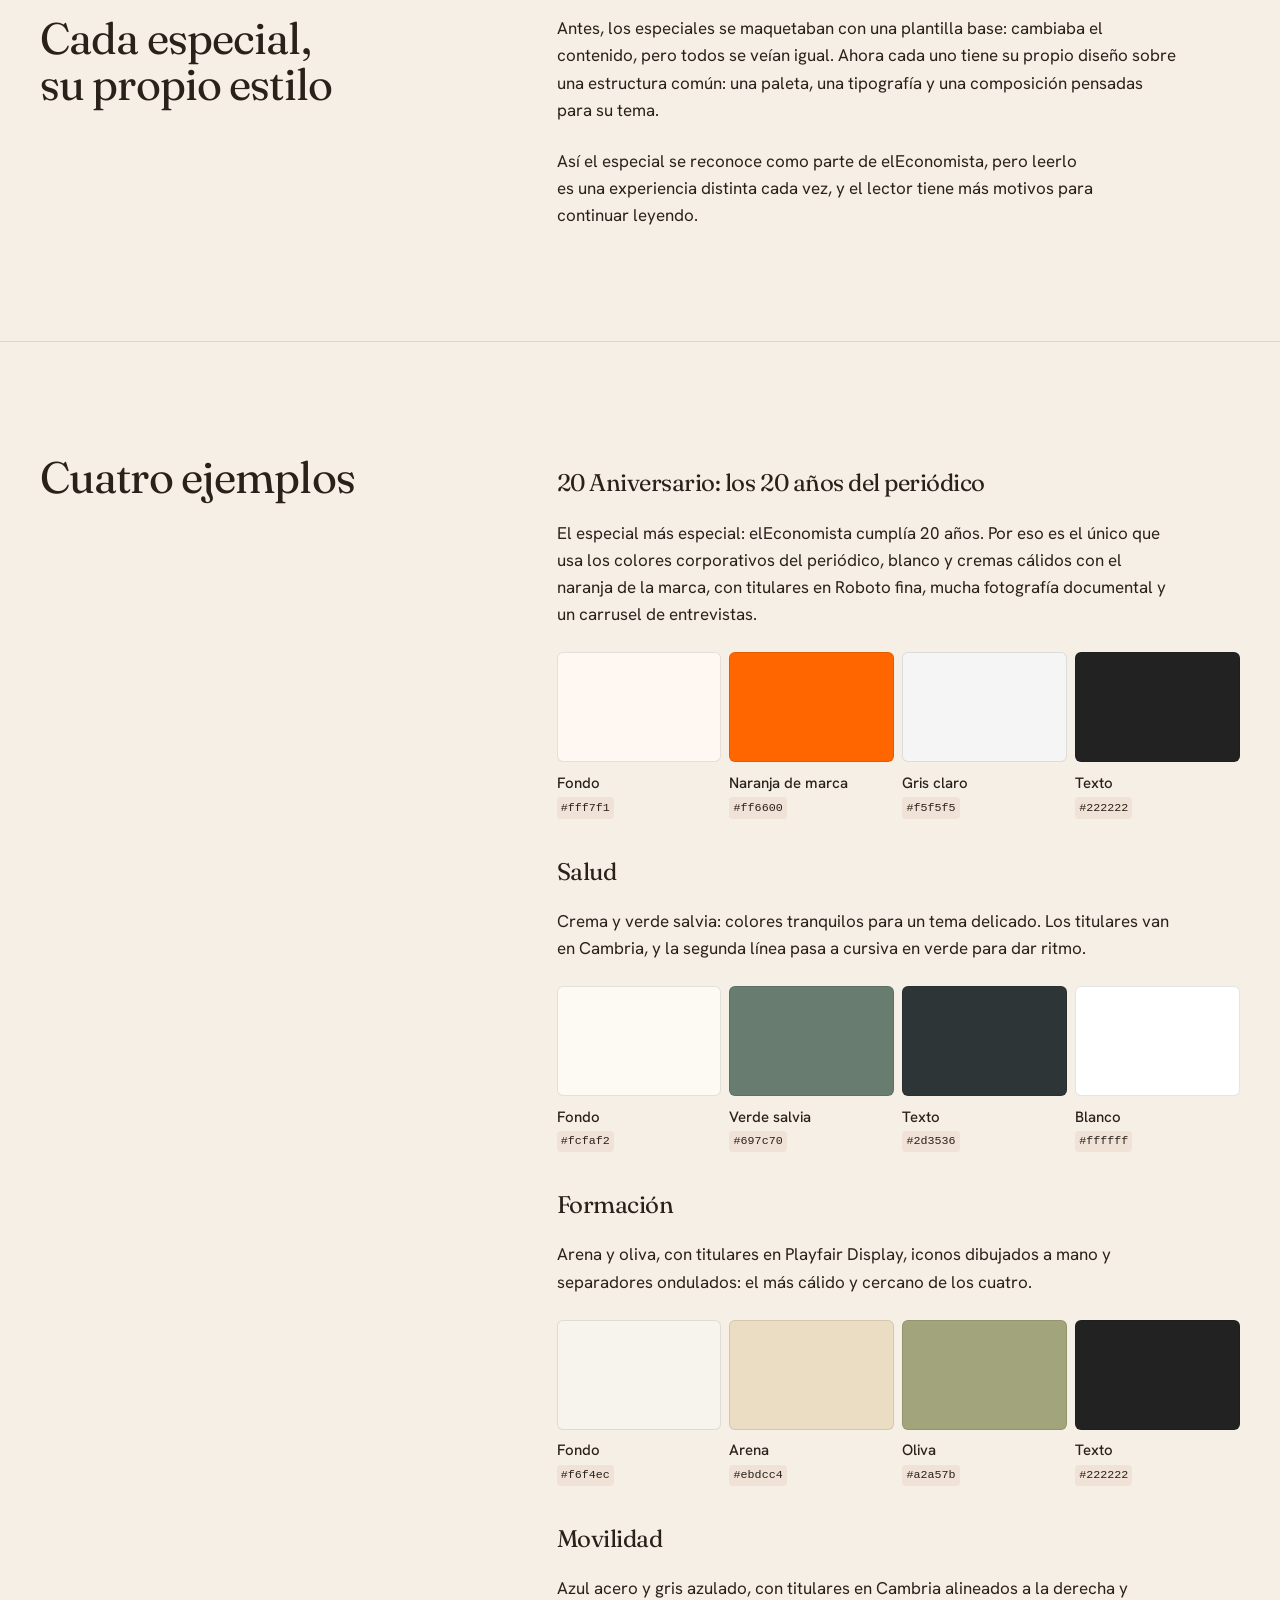
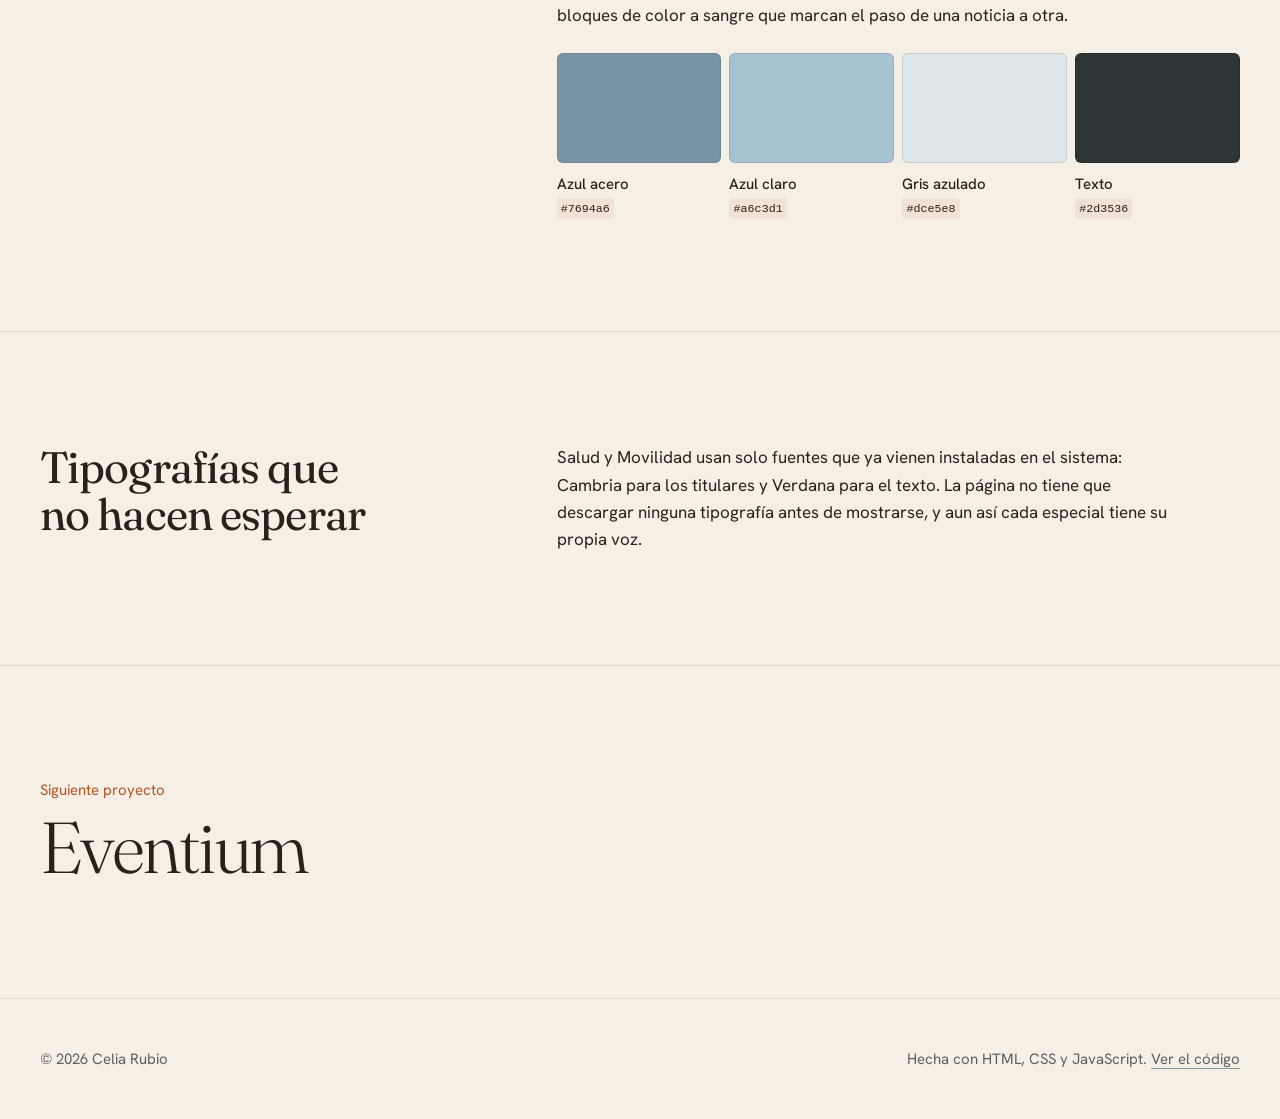
<file: proyectos/especiales-eleconomista.html>
<!DOCTYPE html>
<html lang="es" data-tone="economista">

<head>
    <meta charset="UTF-8">
    <meta name="viewport" content="width=device-width, initial-scale=1.0">
    <title>Especiales de elEconomista · Celia Rubio</title>
    <meta name="description"
        content="Cómo diseño y maqueto los especiales digitales de elEconomista, con el análisis de cuatro de ellos.">
    <link rel="canonical" href="https://rubiocelia.github.io/web-portfolio/proyectos/especiales-eleconomista.html">
    <link rel="icon" href="../assets/img/favicon.svg" type="image/svg+xml">

    <meta property="og:type" content="article">
    <meta property="og:title" content="Especiales de elEconomista: una estructura, muchas identidades · Celia Rubio">
    <meta property="og:description"
        content="Cómo diseño y maqueto los especiales digitales de elEconomista, con el análisis de cuatro de ellos.">
    <meta property="og:url" content="https://rubiocelia.github.io/web-portfolio/proyectos/especiales-eleconomista.html">
    <meta property="og:image" content="https://rubiocelia.github.io/web-portfolio/assets/img/og-portada.png">
    <meta name="twitter:card" content="summary_large_image">

    <script>
        (function () {
            let theme = null;
            try {
                theme = localStorage.getItem("theme");
            } catch (error) { }

            const prefersDark = window.matchMedia("(prefers-color-scheme: dark)").matches;

            if (theme === "dark" || (!theme && prefersDark)) {
                document.documentElement.classList.add("dark-mode");
            }
        })();
    </script>

    <!-- Tipografías -->
    <link rel="preconnect" href="https://fonts.googleapis.com">
    <link rel="preconnect" href="https://fonts.gstatic.com" crossorigin>
    <link
        href="https://fonts.googleapis.com/css2?family=Fraunces:ital,opsz,wght@0,9..144,100..700;1,9..144,100..700&family=Hanken+Grotesk:wght@400;500;600&display=swap"
        rel="stylesheet">

    <!-- CSS -->
    <link rel="stylesheet" href="../css/variables.css">
    <link rel="stylesheet" href="../css/base.css">
    <link rel="stylesheet" href="../css/components.css">
    <link rel="stylesheet" href="../css/proyecto.css">
</head>

<body>

    <a href="#contenido" class="skip-link">Saltar al contenido</a>

    <header class="header">

        <div class="container">

            <nav class="navbar" aria-label="Principal">

                <a href="../index.html" class="wordmark" aria-label="Celia Rubio, ir al inicio">
                    Celia <span>Rubio</span>
                </a>

                <ul class="nav-menu">
                    <li><a href="../index.html#todos-los-proyectos">Proyectos</a></li>
                    <li><a href="../index.html#sobre-mi">Sobre mí</a></li>
                    <li><a href="../index.html#experiencia">Experiencia</a></li>
                    <li><a href="../index.html#contacto">Contacto</a></li>
                </ul>

                <button class="theme-btn" type="button" aria-label="Activar modo oscuro">
                    <svg class="icon-moon" viewBox="0 0 24 24" fill="none" stroke="currentColor" stroke-width="1.8"
                        stroke-linecap="round" stroke-linejoin="round" aria-hidden="true">
                        <path d="M12 3a6 6 0 0 0 9 9 9 9 0 1 1-9-9z" />
                    </svg>
                    <svg class="icon-sun" viewBox="0 0 24 24" fill="none" stroke="currentColor" stroke-width="1.8"
                        stroke-linecap="round" stroke-linejoin="round" aria-hidden="true">
                        <circle cx="12" cy="12" r="4" />
                        <path
                            d="M12 2v2M12 20v2M4.9 4.9l1.4 1.4M17.7 17.7l1.4 1.4M2 12h2M20 12h2M4.9 19.1l1.4-1.4M17.7 6.3l1.4-1.4" />
                    </svg>
                </button>

            </nav>

        </div>

        <span class="progress" aria-hidden="true"></span>

    </header>

    <main id="contenido">

        <!-- ===========================
             CABECERA DEL PROYECTO
        =========================== -->

        <header class="container case-hero">

            <a href="../index.html#especiales" class="case-back text-link">Volver a proyectos</a>

            <p class="case-type">Trabajo profesional en elEconomista</p>

            <h1 class="case-title">Especiales de elEconomista: una estructura, muchas identidades</h1>

            <p class="case-lead">
                Diseño en Figma y maqueto los especiales digitales del periódico, que se publican durante todo el
                año. Todos parten de la misma estructura, pero cada tema tiene su propia paleta, tipografía y ritmo.
                En esta página analizo cuatro de ellos.
            </p>

            <dl class="impact">
                <div class="impact-item">
                    <dt>Punto de partida</dt>
                    <dd>Una maqueta base igual para todos los especiales: solo cambiaban las noticias.</dd>
                </div>
                <div class="impact-item impact-item--result">
                    <dt>Resultado</dt>
                    <dd>Un diseño propio para cada especial sobre una estructura común, para que el lector quiera seguir
                        bajando.</dd>
                </div>
            </dl>

            <dl class="case-meta">
                <div>
                    <dt>Rol</dt>
                    <dd>Diseño y desarrollo</dd>
                </div>
                <div>
                    <dt>Herramientas</dt>
                    <dd>Figma, HTML, CSS, JavaScript</dd>
                </div>
                <div>
                    <dt>Fecha</dt>
                    <dd>2025 – actualidad</dd>
                </div>
            </dl>

            <div class="case-links">
                <p class="case-links-label">Míralos publicados en eleconomista.es</p>
                <a href="https://www.eleconomista.es/especiales/" class="btn" target="_blank" rel="noopener">Todos los
                    especiales ↗</a>
                <a href="https://www.eleconomista.es/especiales/20Aniversario/" class="btn btn-outline" target="_blank"
                    rel="noopener">20 Aniversario ↗</a>
                <a href="https://www.eleconomista.es/salud-bienestar/noticias/13887570/04/26/especial-salud-2026.html"
                    class="btn btn-outline" target="_blank" rel="noopener">Salud ↗</a>
                <a href="https://www.eleconomista.es/actualidad/noticias/14014650/09/26/especial-formacion-2026.html"
                    class="btn btn-outline" target="_blank" rel="noopener">Formación ↗</a>
                <a href="https://www.eleconomista.es/actualidad/noticias/13975781/06/26/especial-movilidad-2026.html"
                    class="btn btn-outline" target="_blank" rel="noopener">Movilidad ↗</a>
            </div>

        </header>

        <!-- ===========================
             ANÁLISIS
        =========================== -->

        <section class="container case-section" aria-label="Una estructura común">

            <h2>Una estructura común</h2>

            <div class="case-body">
                <p>
                    Los especiales se construyen con las mismas piezas: una cabecera ilustrada con el nombre del
                    especial, el bloque de la revista en papel con sus botones de visor y PDF, una rejilla de noticias y
                    los
                    bloques patrocinados.
                </p>
                <p>
                    Tener la estructura fija me deja concentrarme en lo que cambia de un tema a otro, y hace que el
                    lector
                    reconozca un especial de elEconomista aunque cada uno tenga su propio aspecto.
                </p>
            </div>

        </section>

        <section class="container case-section" aria-label="Cada especial, su propio estilo">

            <h2>Cada especial, su propio estilo</h2>

            <div class="case-body">
                <p>
                    Antes, los especiales se maquetaban con una plantilla base: cambiaba el contenido, pero todos se
                    veían igual. Ahora
                    cada uno tiene su propio diseño sobre una estructura común: una paleta, una tipografía y una
                    composición
                    pensadas para su tema.
                </p>
                <p>
                    Así el especial se reconoce como parte de elEconomista, pero leerlo es una experiencia distinta cada
                    vez,
                    y el lector tiene más motivos para continuar leyendo.
                </p>
            </div>

        </section>

        <section class="container case-section" aria-label="Cuatro ejemplos">

            <h2>Cuatro ejemplos</h2>

            <div class="case-body">
                <h3>20 Aniversario: los 20 años del periódico</h3>
                <p>
                    El especial más especial: elEconomista cumplía 20 años. Por eso es el único que usa los colores
                    corporativos del periódico, blanco y cremas cálidos con el naranja de la marca, con titulares en
                    Roboto fina,
                    mucha fotografía documental y un carrusel de entrevistas.
                </p>
                <ul class="palette">
                    <li style="--swatch: #fff7f1"><strong>Fondo</strong><code>#fff7f1</code></li>
                    <li style="--swatch: #ff6600"><strong>Naranja de marca</strong><code>#ff6600</code></li>
                    <li style="--swatch: #f5f5f5"><strong>Gris claro</strong><code>#f5f5f5</code></li>
                    <li style="--swatch: #222222"><strong>Texto</strong><code>#222222</code></li>
                </ul>
                <h3>Salud</h3>
                <p>
                    Crema y verde salvia: colores tranquilos para un tema delicado. Los titulares van en Cambria, y la
                    segunda
                    línea pasa a cursiva en verde para dar ritmo.
                </p>
                <ul class="palette">
                    <li style="--swatch: #fcfaf2"><strong>Fondo</strong><code>#fcfaf2</code></li>
                    <li style="--swatch: #697c70"><strong>Verde salvia</strong><code>#697c70</code></li>
                    <li style="--swatch: #2d3536"><strong>Texto</strong><code>#2d3536</code></li>
                    <li style="--swatch: #ffffff"><strong>Blanco</strong><code>#ffffff</code></li>
                </ul>
                <h3>Formación</h3>
                <p>
                    Arena y oliva, con titulares en Playfair Display, iconos dibujados a mano y separadores ondulados:
                    el más
                    cálido y cercano de los cuatro.
                </p>
                <ul class="palette">
                    <li style="--swatch: #f6f4ec"><strong>Fondo</strong><code>#f6f4ec</code></li>
                    <li style="--swatch: #ebdcc4"><strong>Arena</strong><code>#ebdcc4</code></li>
                    <li style="--swatch: #a2a57b"><strong>Oliva</strong><code>#a2a57b</code></li>
                    <li style="--swatch: #222222"><strong>Texto</strong><code>#222222</code></li>
                </ul>
                <h3>Movilidad</h3>
                <p>
                    Azul acero y gris azulado, con titulares en Cambria alineados a la derecha y bloques de color a
                    sangre que
                    marcan el paso de una noticia a otra.
                </p>
                <ul class="palette">
                    <li style="--swatch: #7694a6"><strong>Azul acero</strong><code>#7694a6</code></li>
                    <li style="--swatch: #a6c3d1"><strong>Azul claro</strong><code>#a6c3d1</code></li>
                    <li style="--swatch: #dce5e8"><strong>Gris azulado</strong><code>#dce5e8</code></li>
                    <li style="--swatch: #2d3536"><strong>Texto</strong><code>#2d3536</code></li>
                </ul>
            </div>

        </section>

        <section class="container case-section" aria-label="Tipografías que no hacen esperar">

            <h2>Tipografías que no hacen esperar</h2>

            <div class="case-body">
                <p>
                    Salud y Movilidad usan solo fuentes que ya vienen instaladas en el sistema: Cambria para los
                    titulares y
                    Verdana para el texto. La página no tiene que descargar ninguna tipografía antes de mostrarse, y aun
                    así
                    cada especial tiene su propia voz.
                </p>
            </div>

        </section>

        <!-- ===========================
             SIGUIENTE PROYECTO
        =========================== -->

        <nav class="container case-next" aria-label="Siguiente proyecto">
            <span>Siguiente proyecto</span>
            <a href="eventium.html">Eventium</a>
        </nav>

    </main>

    <footer class="footer">

        <div class="container">
            <p>© 2026 Celia Rubio</p>
            <p>
                Hecha con HTML, CSS y JavaScript.
                <a href="https://github.com/rubiocelia/web-portfolio" class="text-link" target="_blank"
                    rel="noopener">Ver el código</a>
            </p>
        </div>

    </footer>

    <script src="../js/main.js"></script>

</body>

</html>
</file>
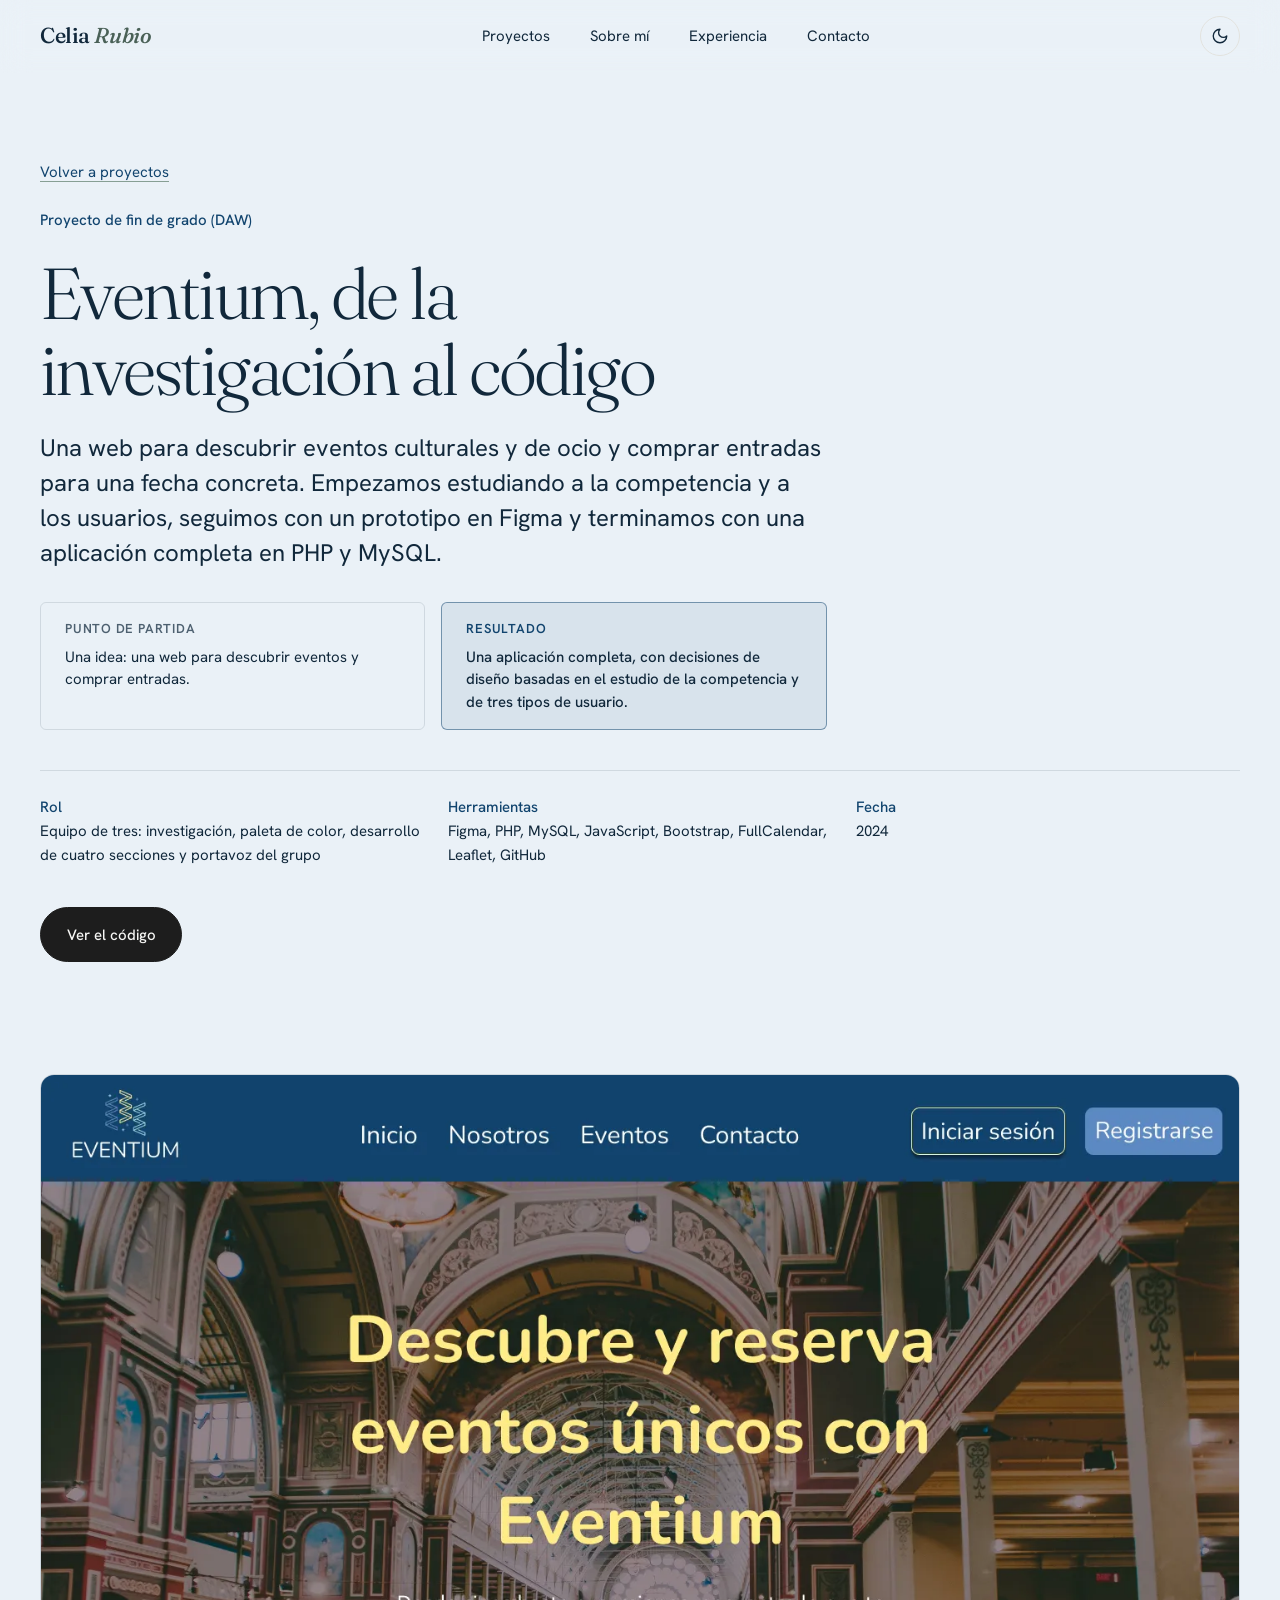
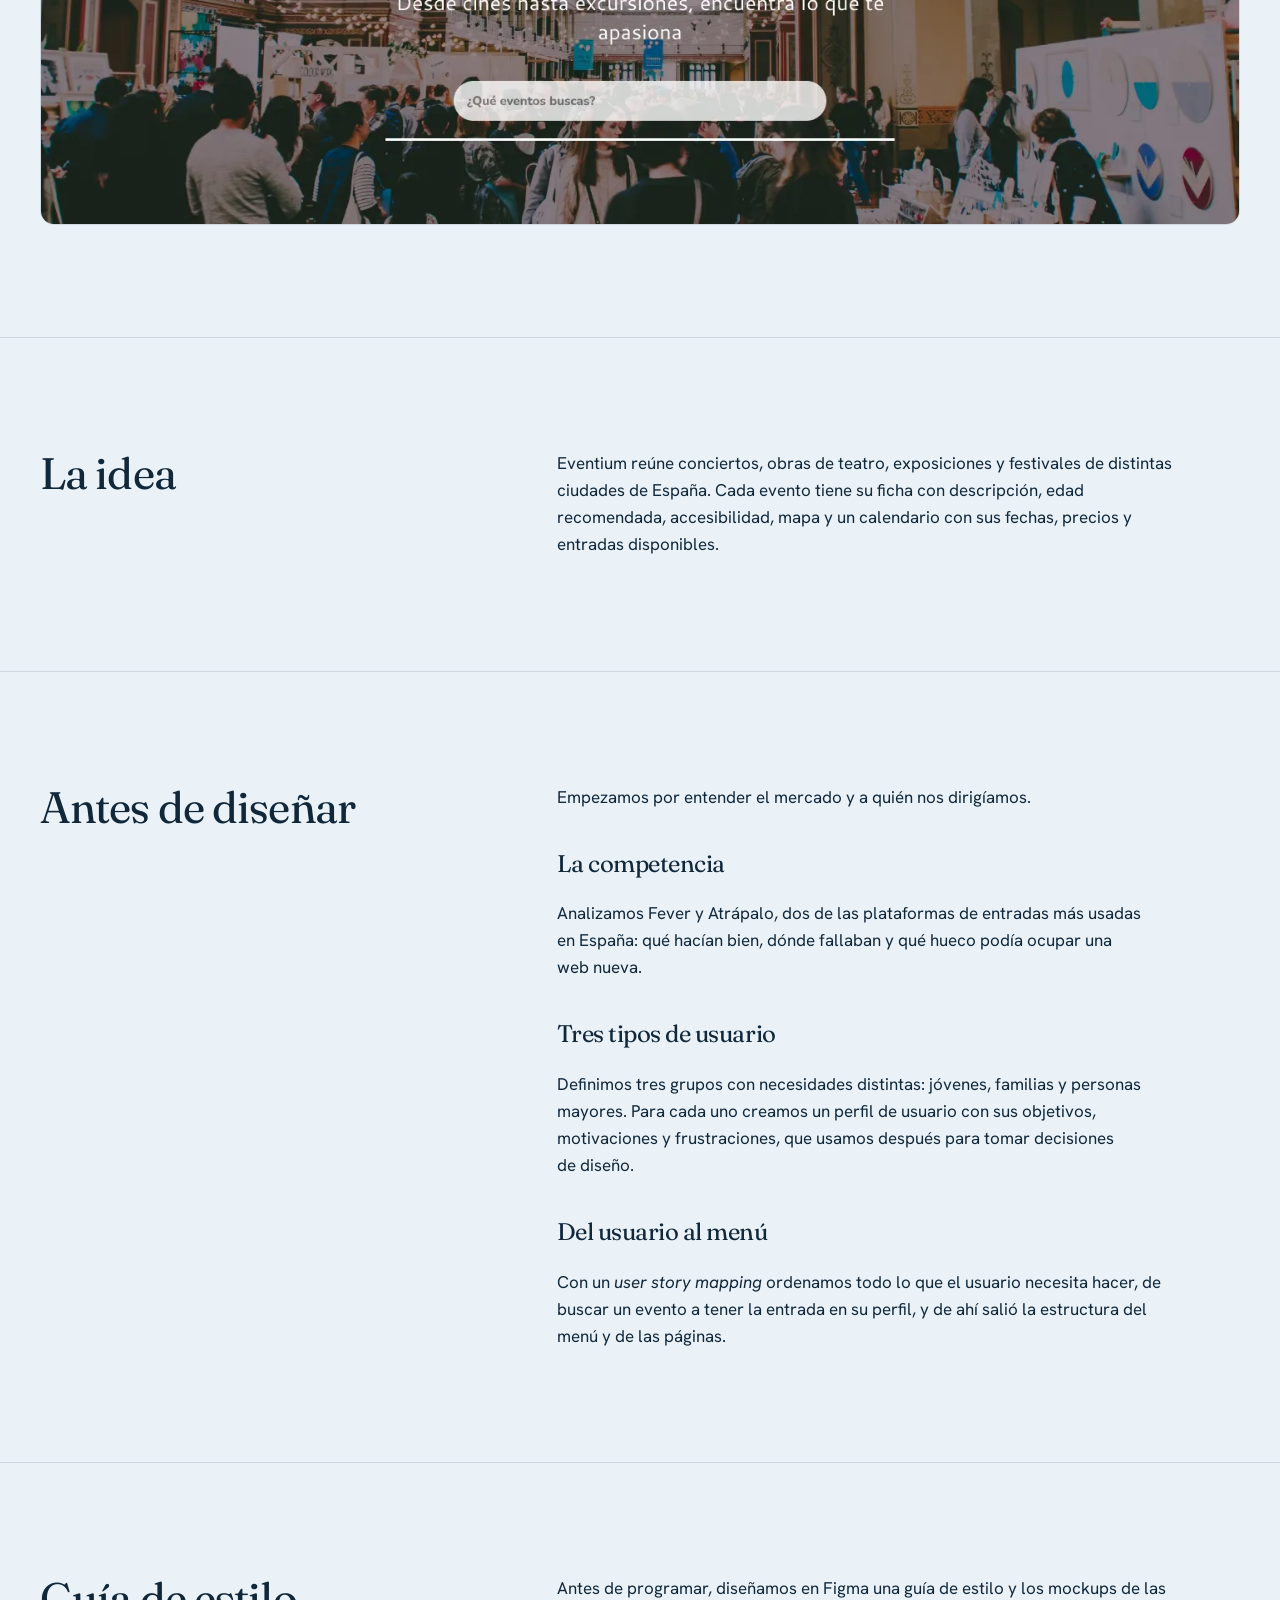
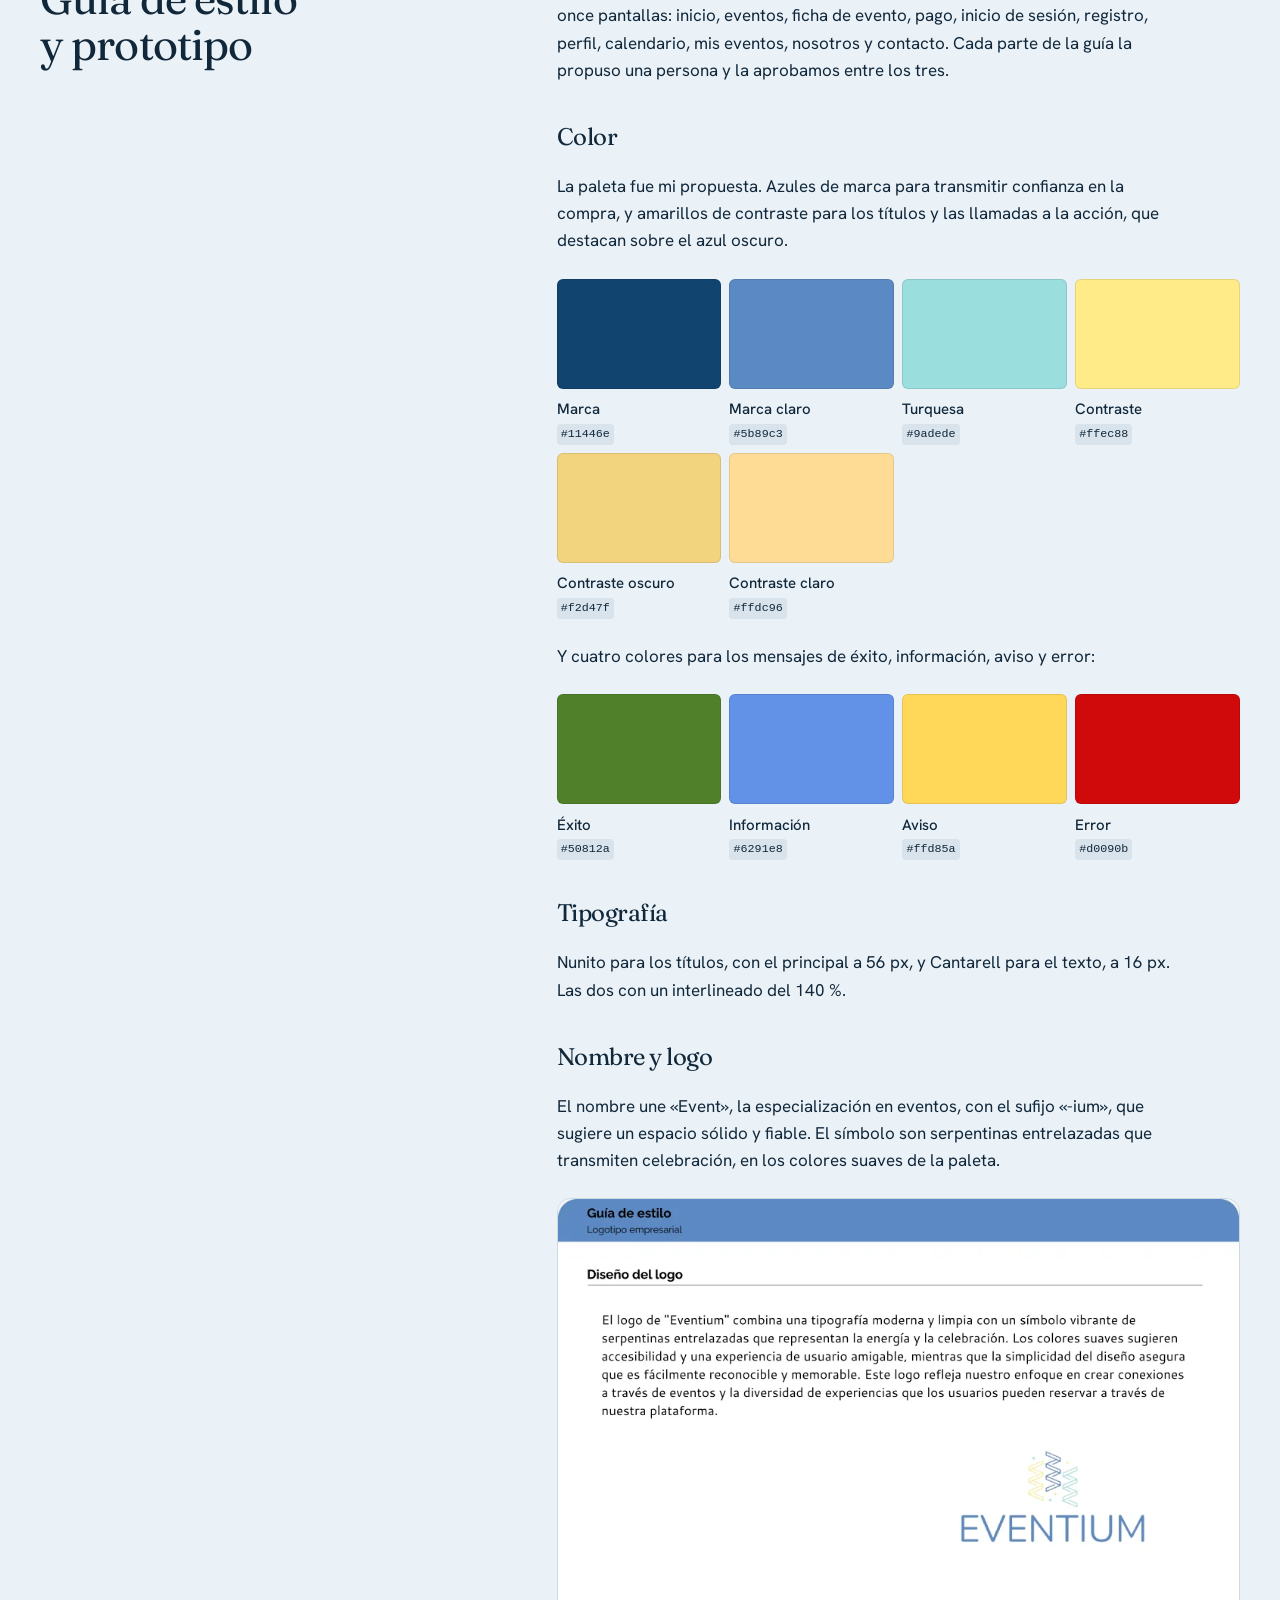
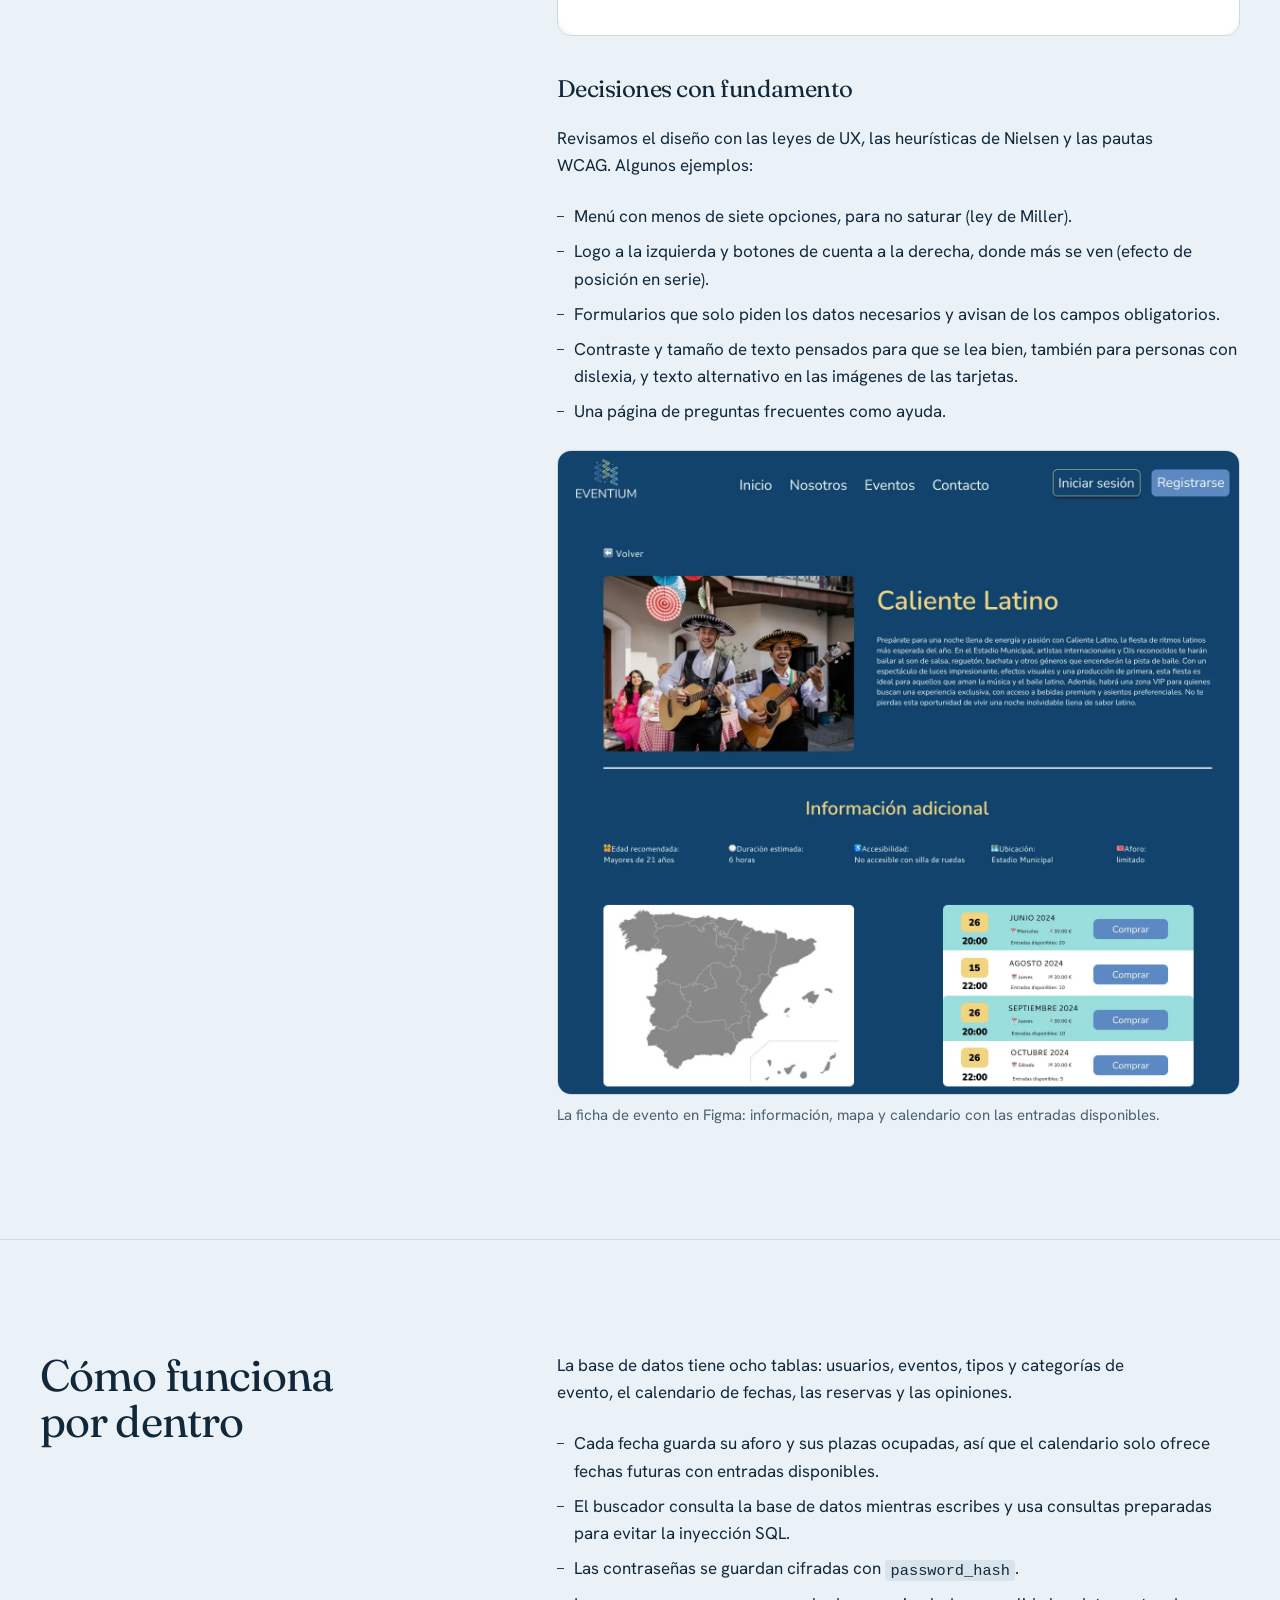
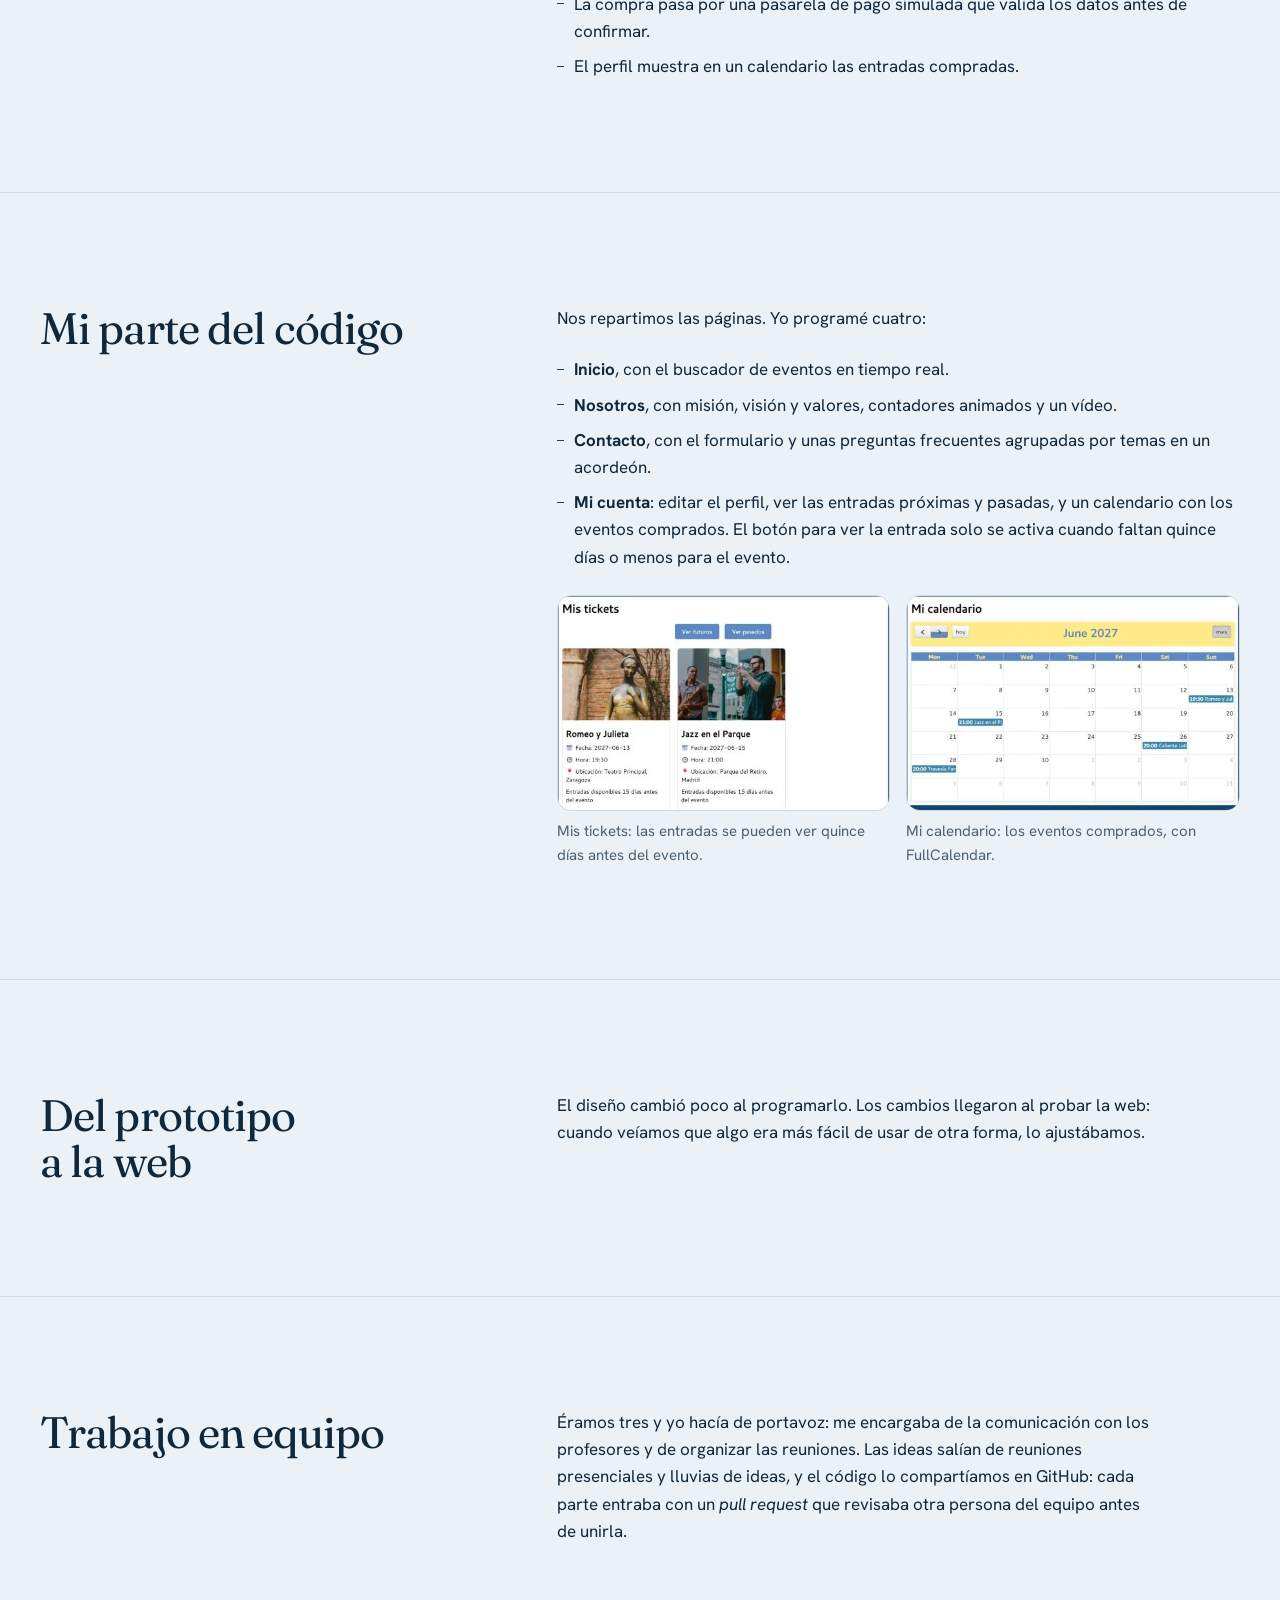
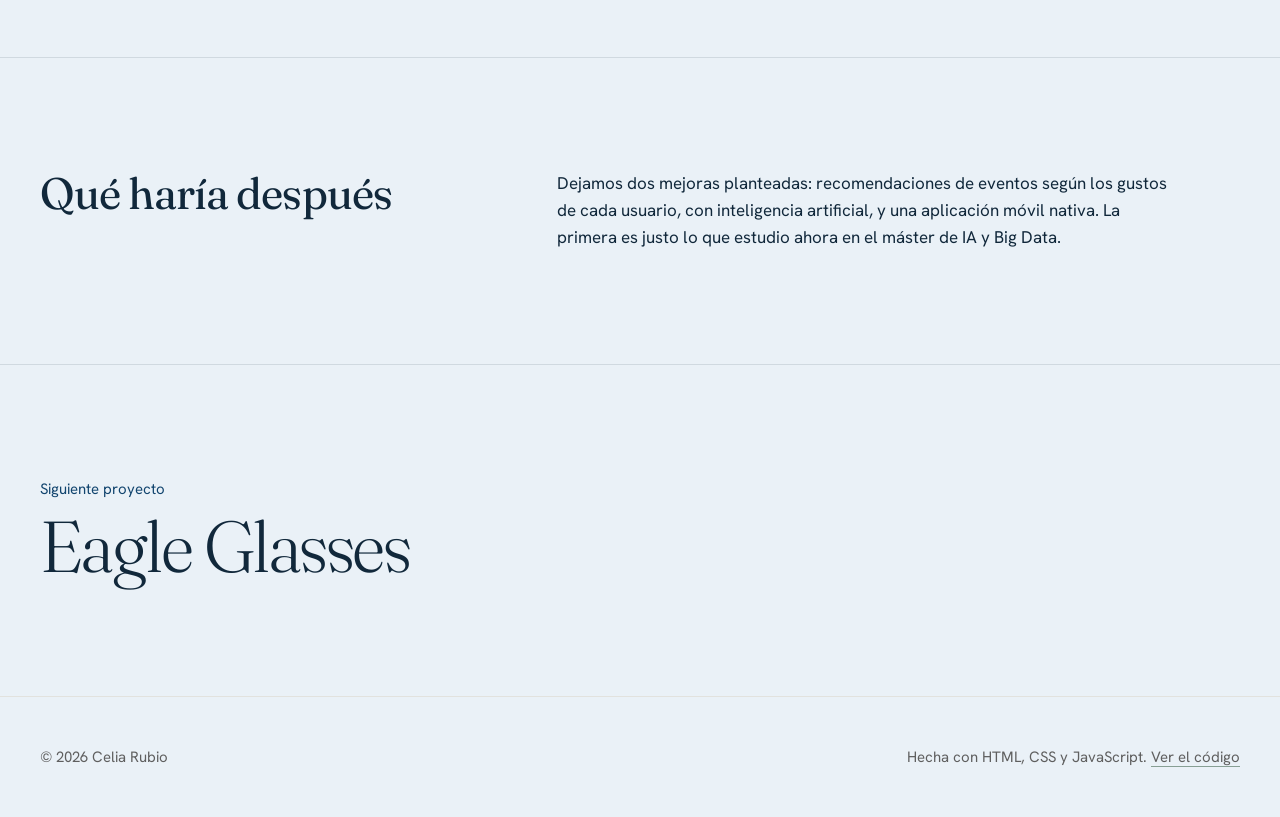
<file: proyectos/eventium.html>
<!DOCTYPE html>
<html lang="es" data-tone="eventium">

<head>
    <meta charset="UTF-8">
    <meta name="viewport" content="width=device-width, initial-scale=1.0">
    <title>Eventium · Celia Rubio</title>
    <meta name="description" content="Análisis de Eventium, TFG de DAW: web para descubrir eventos y comprar entradas, de la investigación en Figma al desarrollo en PHP y MySQL.">
    <link rel="canonical" href="https://rubiocelia.github.io/web-portfolio/proyectos/eventium.html">
    <link rel="icon" href="../assets/img/favicon.svg" type="image/svg+xml">

    <meta property="og:type" content="article">
    <meta property="og:title" content="Eventium, de la investigación al código · Celia Rubio">
    <meta property="og:description" content="Análisis de Eventium, TFG de DAW: web para descubrir eventos y comprar entradas, de la investigación en Figma al desarrollo en PHP y MySQL.">
    <meta property="og:url" content="https://rubiocelia.github.io/web-portfolio/proyectos/eventium.html">
    <meta property="og:image" content="https://rubiocelia.github.io/web-portfolio/assets/img/og-portada.png">
    <meta name="twitter:card" content="summary_large_image">

    <script>
        (function () {
            let theme = null;
            try {
                theme = localStorage.getItem("theme");
            } catch (error) { }

            const prefersDark = window.matchMedia("(prefers-color-scheme: dark)").matches;

            if (theme === "dark" || (!theme && prefersDark)) {
                document.documentElement.classList.add("dark-mode");
            }
        })();
    </script>

    <!-- Tipografías -->
    <link rel="preconnect" href="https://fonts.googleapis.com">
    <link rel="preconnect" href="https://fonts.gstatic.com" crossorigin>
    <link
        href="https://fonts.googleapis.com/css2?family=Fraunces:ital,opsz,wght@0,9..144,100..700;1,9..144,100..700&family=Hanken+Grotesk:wght@400;500;600&display=swap"
        rel="stylesheet">

    <!-- CSS -->
    <link rel="stylesheet" href="../css/variables.css">
    <link rel="stylesheet" href="../css/base.css">
    <link rel="stylesheet" href="../css/components.css">
    <link rel="stylesheet" href="../css/proyecto.css">
</head>

<body>

    <a href="#contenido" class="skip-link">Saltar al contenido</a>

    <header class="header">

        <div class="container">

            <nav class="navbar" aria-label="Principal">

                <a href="../index.html" class="wordmark" aria-label="Celia Rubio, ir al inicio">
                    Celia <span>Rubio</span>
                </a>

                <ul class="nav-menu">
                    <li><a href="../index.html#todos-los-proyectos">Proyectos</a></li>
                    <li><a href="../index.html#sobre-mi">Sobre mí</a></li>
                    <li><a href="../index.html#experiencia">Experiencia</a></li>
                    <li><a href="../index.html#contacto">Contacto</a></li>
                </ul>

                <button class="theme-btn" type="button" aria-label="Activar modo oscuro">
                    <svg class="icon-moon" viewBox="0 0 24 24" fill="none" stroke="currentColor" stroke-width="1.8"
                        stroke-linecap="round" stroke-linejoin="round" aria-hidden="true">
                        <path d="M12 3a6 6 0 0 0 9 9 9 9 0 1 1-9-9z" />
                    </svg>
                    <svg class="icon-sun" viewBox="0 0 24 24" fill="none" stroke="currentColor" stroke-width="1.8"
                        stroke-linecap="round" stroke-linejoin="round" aria-hidden="true">
                        <circle cx="12" cy="12" r="4" />
                        <path d="M12 2v2M12 20v2M4.9 4.9l1.4 1.4M17.7 17.7l1.4 1.4M2 12h2M20 12h2M4.9 19.1l1.4-1.4M17.7 6.3l1.4-1.4" />
                    </svg>
                </button>

            </nav>

        </div>

        <span class="progress" aria-hidden="true"></span>

    </header>

    <main id="contenido">

        <!-- ===========================
             CABECERA DEL PROYECTO
        =========================== -->

        <header class="container case-hero">

            <a href="../index.html#eventium" class="case-back text-link">Volver a proyectos</a>

            <p class="case-type">Proyecto de fin de grado (DAW)</p>

            <h1 class="case-title">Eventium, de la investigación al código</h1>

            <p class="case-lead">
                Una web para descubrir eventos culturales y de ocio y comprar entradas para una fecha concreta.
                Empezamos estudiando a la competencia y a los usuarios, seguimos con un prototipo en Figma y
                terminamos con una aplicación completa en PHP y MySQL.
            </p>

            <dl class="impact">
                <div class="impact-item">
                    <dt>Punto de partida</dt>
                    <dd>Una idea: una web para descubrir eventos y comprar entradas.</dd>
                </div>
                <div class="impact-item impact-item--result">
                    <dt>Resultado</dt>
                    <dd>Una aplicación completa, con decisiones de diseño basadas en el estudio de la competencia y de tres tipos de usuario.</dd>
                </div>
            </dl>

            <dl class="case-meta">
                <div>
                    <dt>Rol</dt>
                    <dd>Equipo de tres: investigación, paleta de color, desarrollo de cuatro secciones y portavoz del grupo</dd>
                </div>
                <div>
                    <dt>Herramientas</dt>
                    <dd>Figma, PHP, MySQL, JavaScript, Bootstrap, FullCalendar, Leaflet, GitHub</dd>
                </div>
                <div>
                    <dt>Fecha</dt>
                    <dd>2024</dd>
                </div>
            </dl>

            <div class="case-links">
                <a href="https://github.com/rubiocelia/eventium" class="btn" target="_blank" rel="noopener">Ver el código</a>
            </div>

        </header>

        <figure class="container case-cover">
            <img src="../assets/img/proyectos/eventium/figma-portada.webp" alt="Mockup en Figma de la portada de Eventium: buscador sobre una foto de un evento y el menú de navegación" width="1440" height="900" class="case-image" fetchpriority="high">
        </figure>

        <!-- ===========================
             ANÁLISIS
        =========================== -->

        <section class="container case-section" aria-label="La idea">

            <h2>La idea</h2>

            <div class="case-body">
                <p>
                    Eventium reúne conciertos, obras de teatro, exposiciones y festivales de distintas ciudades de España.
                    Cada evento tiene su ficha con descripción, edad recomendada, accesibilidad, mapa y un calendario con
                    sus fechas, precios y entradas disponibles.
                </p>
            </div>

        </section>

        <section class="container case-section" aria-label="Antes de diseñar">

            <h2>Antes de diseñar</h2>

            <div class="case-body">
                <p>
                    Empezamos por entender el mercado y a quién nos dirigíamos.
                </p>
                <h3>La competencia</h3>
                <p>
                    Analizamos Fever y Atrápalo, dos de las plataformas de entradas más usadas en España: qué hacían bien,
                    dónde fallaban y qué hueco podía ocupar una web nueva.
                </p>
                <h3>Tres tipos de usuario</h3>
                <p>
                    Definimos tres grupos con necesidades distintas: jóvenes, familias y personas mayores. Para cada uno
                    creamos un perfil de usuario con sus objetivos, motivaciones y frustraciones, que usamos después para
                    tomar decisiones de diseño.
                </p>
                <h3>Del usuario al menú</h3>
                <p>
                    Con un <em>user story mapping</em> ordenamos todo lo que el usuario necesita hacer, de buscar un evento a
                    tener la entrada en su perfil, y de ahí salió la estructura del menú y de las páginas.
                </p>
            </div>

        </section>

        <section class="container case-section" aria-label="Guía de estilo y prototipo">

            <h2>Guía de estilo y prototipo</h2>

            <div class="case-body">
                <p>
                    Antes de programar, diseñamos en Figma una guía de estilo y los mockups de las once pantallas: inicio,
                    eventos, ficha de evento, pago, inicio de sesión, registro, perfil, calendario, mis eventos, nosotros y
                    contacto. Cada parte de la guía la propuso una persona y la aprobamos entre los tres.
                </p>
                <h3>Color</h3>
                <p>
                    La paleta fue mi propuesta. Azules de marca para transmitir confianza en la compra, y amarillos de
                    contraste para los títulos y las llamadas a la acción, que destacan sobre el azul oscuro.
                </p>
                <ul class="palette">
                <li style="--swatch: #11446e"><strong>Marca</strong><code>#11446e</code></li>
                <li style="--swatch: #5b89c3"><strong>Marca claro</strong><code>#5b89c3</code></li>
                <li style="--swatch: #9adede"><strong>Turquesa</strong><code>#9adede</code></li>
                <li style="--swatch: #ffec88"><strong>Contraste</strong><code>#ffec88</code></li>
                <li style="--swatch: #f2d47f"><strong>Contraste oscuro</strong><code>#f2d47f</code></li>
                <li style="--swatch: #ffdc96"><strong>Contraste claro</strong><code>#ffdc96</code></li>
                </ul>
                <p>Y cuatro colores para los mensajes de éxito, información, aviso y error:</p>
                <ul class="palette">
                <li style="--swatch: #50812a"><strong>Éxito</strong><code>#50812a</code></li>
                <li style="--swatch: #6291e8"><strong>Información</strong><code>#6291e8</code></li>
                <li style="--swatch: #ffd85a"><strong>Aviso</strong><code>#ffd85a</code></li>
                <li style="--swatch: #d0090b"><strong>Error</strong><code>#d0090b</code></li>
                </ul>
                <h3>Tipografía</h3>
                <p>
                    Nunito para los títulos, con el principal a 56 px, y Cantarell para el texto, a 16 px. Las dos con un
                    interlineado del 140 %.
                </p>
                <h3>Nombre y logo</h3>
                <p>
                    El nombre une «Event», la especialización en eventos, con el sufijo «-ium», que sugiere un espacio sólido
                    y fiable. El símbolo son serpentinas entrelazadas que transmiten celebración, en los colores suaves de la
                    paleta.
                </p>
                <figure class="case-figure">
                    <img src="../assets/img/proyectos/eventium/figma-logo.webp" alt="Ficha del logo de Eventium en la guía de estilo: serpentinas en amarillo, azul y turquesa sobre la palabra EVENTIUM" width="900" height="575" loading="lazy" class="case-image">
                </figure>
                <h3>Decisiones con fundamento</h3>
                <p>Revisamos el diseño con las leyes de UX, las heurísticas de Nielsen y las pautas WCAG. Algunos ejemplos:</p>
                <ul>
                <li>Menú con menos de siete opciones, para no saturar (ley de Miller).</li>
                <li>Logo a la izquierda y botones de cuenta a la derecha, donde más se ven (efecto de posición en serie).</li>
                <li>Formularios que solo piden los datos necesarios y avisan de los campos obligatorios.</li>
                <li>Contraste y tamaño de texto pensados para que se lea bien, también para personas con dislexia, y texto alternativo en las imágenes de las tarjetas.</li>
                <li>Una página de preguntas frecuentes como ayuda.</li>
                </ul>
                <figure class="case-figure">
                    <img src="../assets/img/proyectos/eventium/figma-ficha-evento.webp" alt="Mockup de la ficha de un evento: foto, descripción, información adicional, mapa y calendario de fechas con botón de compra" width="1440" height="1360" loading="lazy" class="case-image">
                    <figcaption>La ficha de evento en Figma: información, mapa y calendario con las entradas disponibles.</figcaption>
                </figure>
            </div>

        </section>

        <section class="container case-section" aria-label="Cómo funciona por dentro">

            <h2>Cómo funciona por dentro</h2>

            <div class="case-body">
                <p>
                    La base de datos tiene ocho tablas: usuarios, eventos, tipos y categorías de evento, el calendario de
                    fechas, las reservas y las opiniones.
                </p>
                <ul>
                <li>Cada fecha guarda su aforo y sus plazas ocupadas, así que el calendario solo ofrece fechas futuras con entradas disponibles.</li>
                <li>El buscador consulta la base de datos mientras escribes y usa consultas preparadas para evitar la inyección SQL.</li>
                <li>Las contraseñas se guardan cifradas con <code>password_hash</code>.</li>
                <li>La compra pasa por una pasarela de pago simulada que valida los datos antes de confirmar.</li>
                <li>El perfil muestra en un calendario las entradas compradas.</li>
                </ul>
            </div>

        </section>

        <section class="container case-section" aria-label="Mi parte del código">

            <h2>Mi parte del código</h2>

            <div class="case-body">
                <p>Nos repartimos las páginas. Yo programé cuatro:</p>
                <ul>
                <li><strong>Inicio</strong>, con el buscador de eventos en tiempo real.</li>
                <li><strong>Nosotros</strong>, con misión, visión y valores, contadores animados y un vídeo.</li>
                <li><strong>Contacto</strong>, con el formulario y unas preguntas frecuentes agrupadas por temas en un acordeón.</li>
                <li><strong>Mi cuenta</strong>: editar el perfil, ver las entradas próximas y pasadas, y un calendario con los eventos comprados. El botón para ver la entrada solo se activa cuando faltan quince días o menos para el evento.</li>
                </ul>
                <div class="case-figure-pair">
                    <figure class="case-figure">
                        <img src="../assets/img/proyectos/eventium/mi-cuenta-tickets.webp" alt="Pestaña Mis tickets: botones para ver entradas futuras o pasadas y tarjetas de dos eventos con fecha, hora y ubicación" width="513" height="331" loading="lazy" class="case-image">
                        <figcaption>Mis tickets: las entradas se pueden ver quince días antes del evento.</figcaption>
                    </figure>
                    <figure class="case-figure">
                        <img src="../assets/img/proyectos/eventium/mi-cuenta-calendario.webp" alt="Pestaña Mi calendario: vista mensual con los eventos comprados marcados en sus días" width="513" height="331" loading="lazy" class="case-image">
                        <figcaption>Mi calendario: los eventos comprados, con FullCalendar.</figcaption>
                    </figure>
                </div>
            </div>

        </section>

        <section class="container case-section" aria-label="Del prototipo a la web">

            <h2>Del prototipo a la web</h2>

            <div class="case-body">
                <p>
                    El diseño cambió poco al programarlo. Los cambios llegaron al probar la web: cuando veíamos que algo era
                    más fácil de usar de otra forma, lo ajustábamos.
                </p>
            </div>

        </section>

        <section class="container case-section" aria-label="Trabajo en equipo">

            <h2>Trabajo en equipo</h2>

            <div class="case-body">
                <p>
                    Éramos tres y yo hacía de portavoz: me encargaba de la comunicación con los profesores y de organizar las
                    reuniones. Las ideas salían de reuniones presenciales y lluvias de ideas, y el código lo compartíamos en
                    GitHub: cada parte entraba con un <em>pull request</em> que revisaba otra persona del equipo antes de unirla.
                </p>
            </div>

        </section>

        <section class="container case-section" aria-label="Qué haría después">

            <h2>Qué haría después</h2>

            <div class="case-body">
                <p>
                    Dejamos dos mejoras planteadas: recomendaciones de eventos según los gustos de cada usuario, con
                    inteligencia artificial, y una aplicación móvil nativa. La primera es justo lo que estudio ahora en el
                    máster de IA y Big Data.
                </p>
            </div>

        </section>

        <!-- ===========================
             SIGUIENTE PROYECTO
        =========================== -->

        <nav class="container case-next" aria-label="Siguiente proyecto">
            <span>Siguiente proyecto</span>
            <a href="eagle-glasses.html">Eagle Glasses</a>
        </nav>

    </main>

    <footer class="footer">

        <div class="container">
            <p>© 2026 Celia Rubio</p>
            <p>
                Hecha con HTML, CSS y JavaScript.
                <a href="https://github.com/rubiocelia/web-portfolio" class="text-link" target="_blank"
                    rel="noopener">Ver el código</a>
            </p>
        </div>

    </footer>

    <script src="../js/main.js"></script>

</body>

</html>
</file>
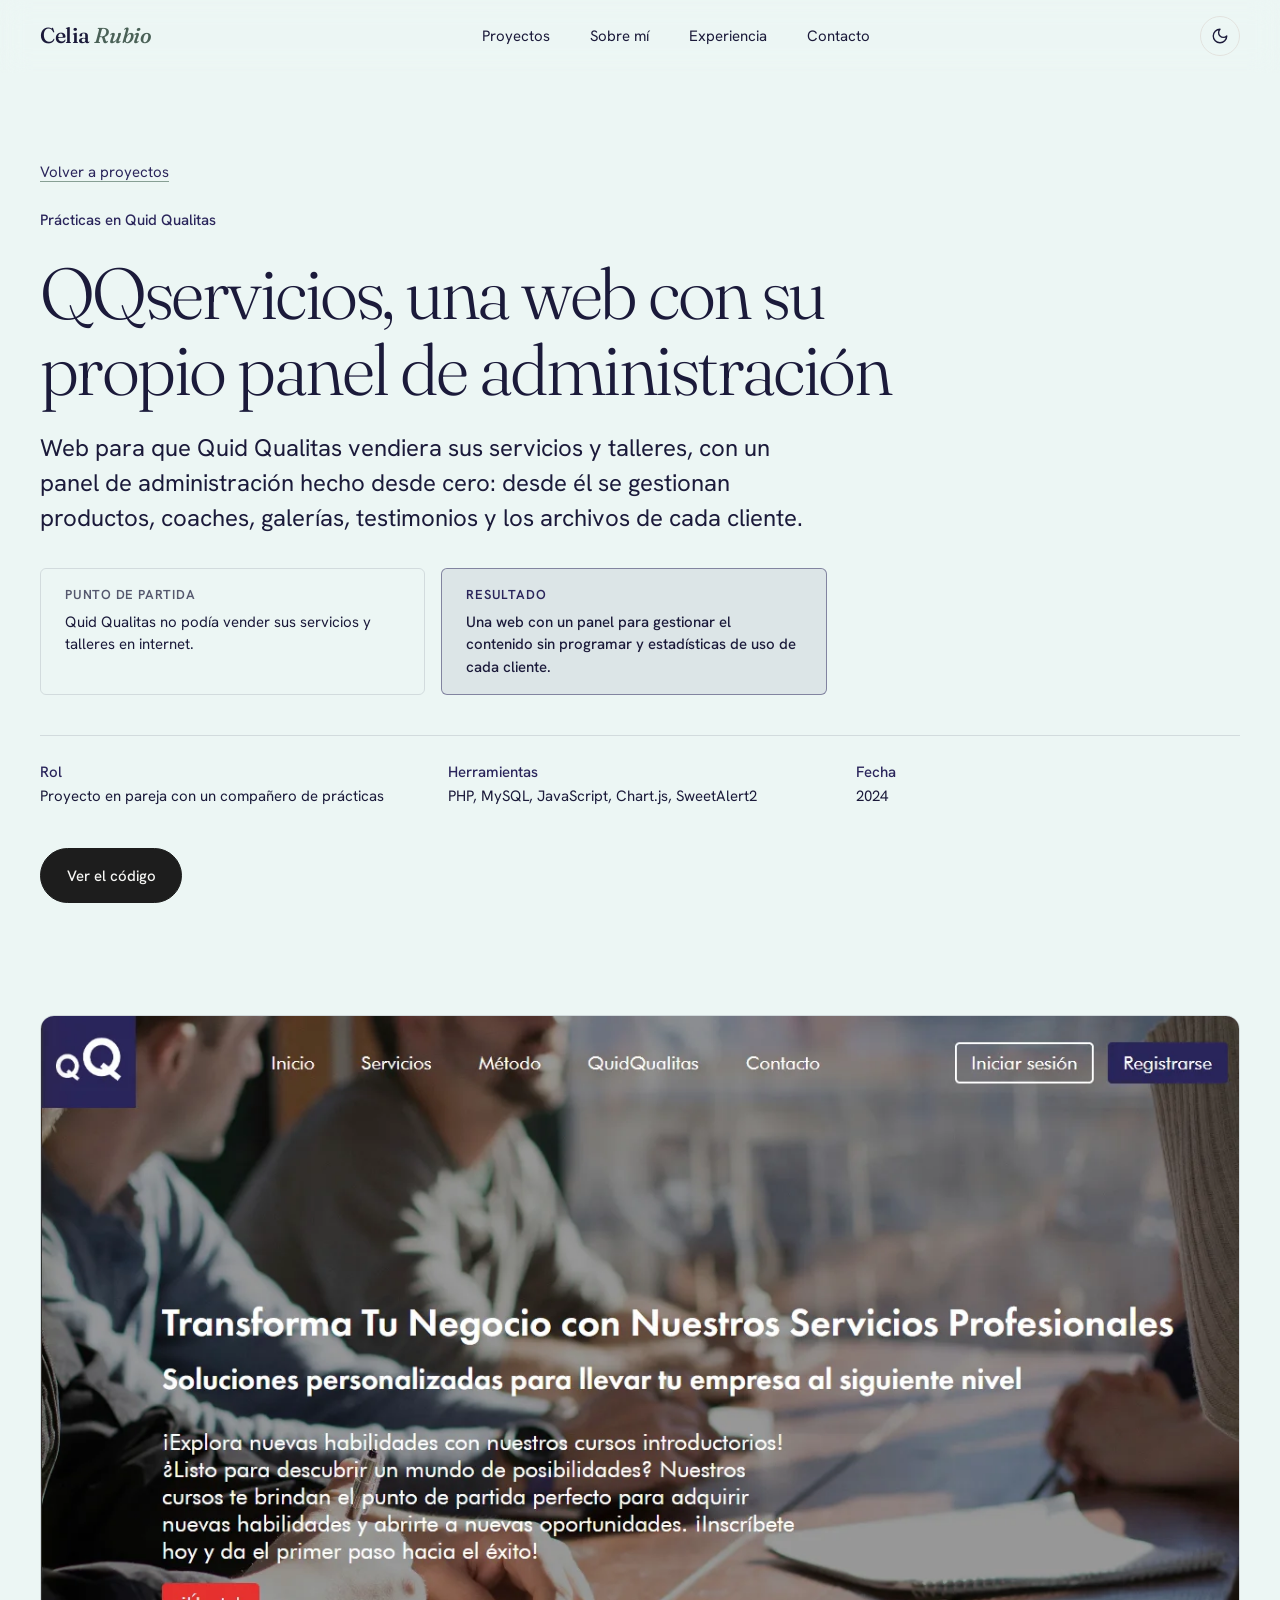
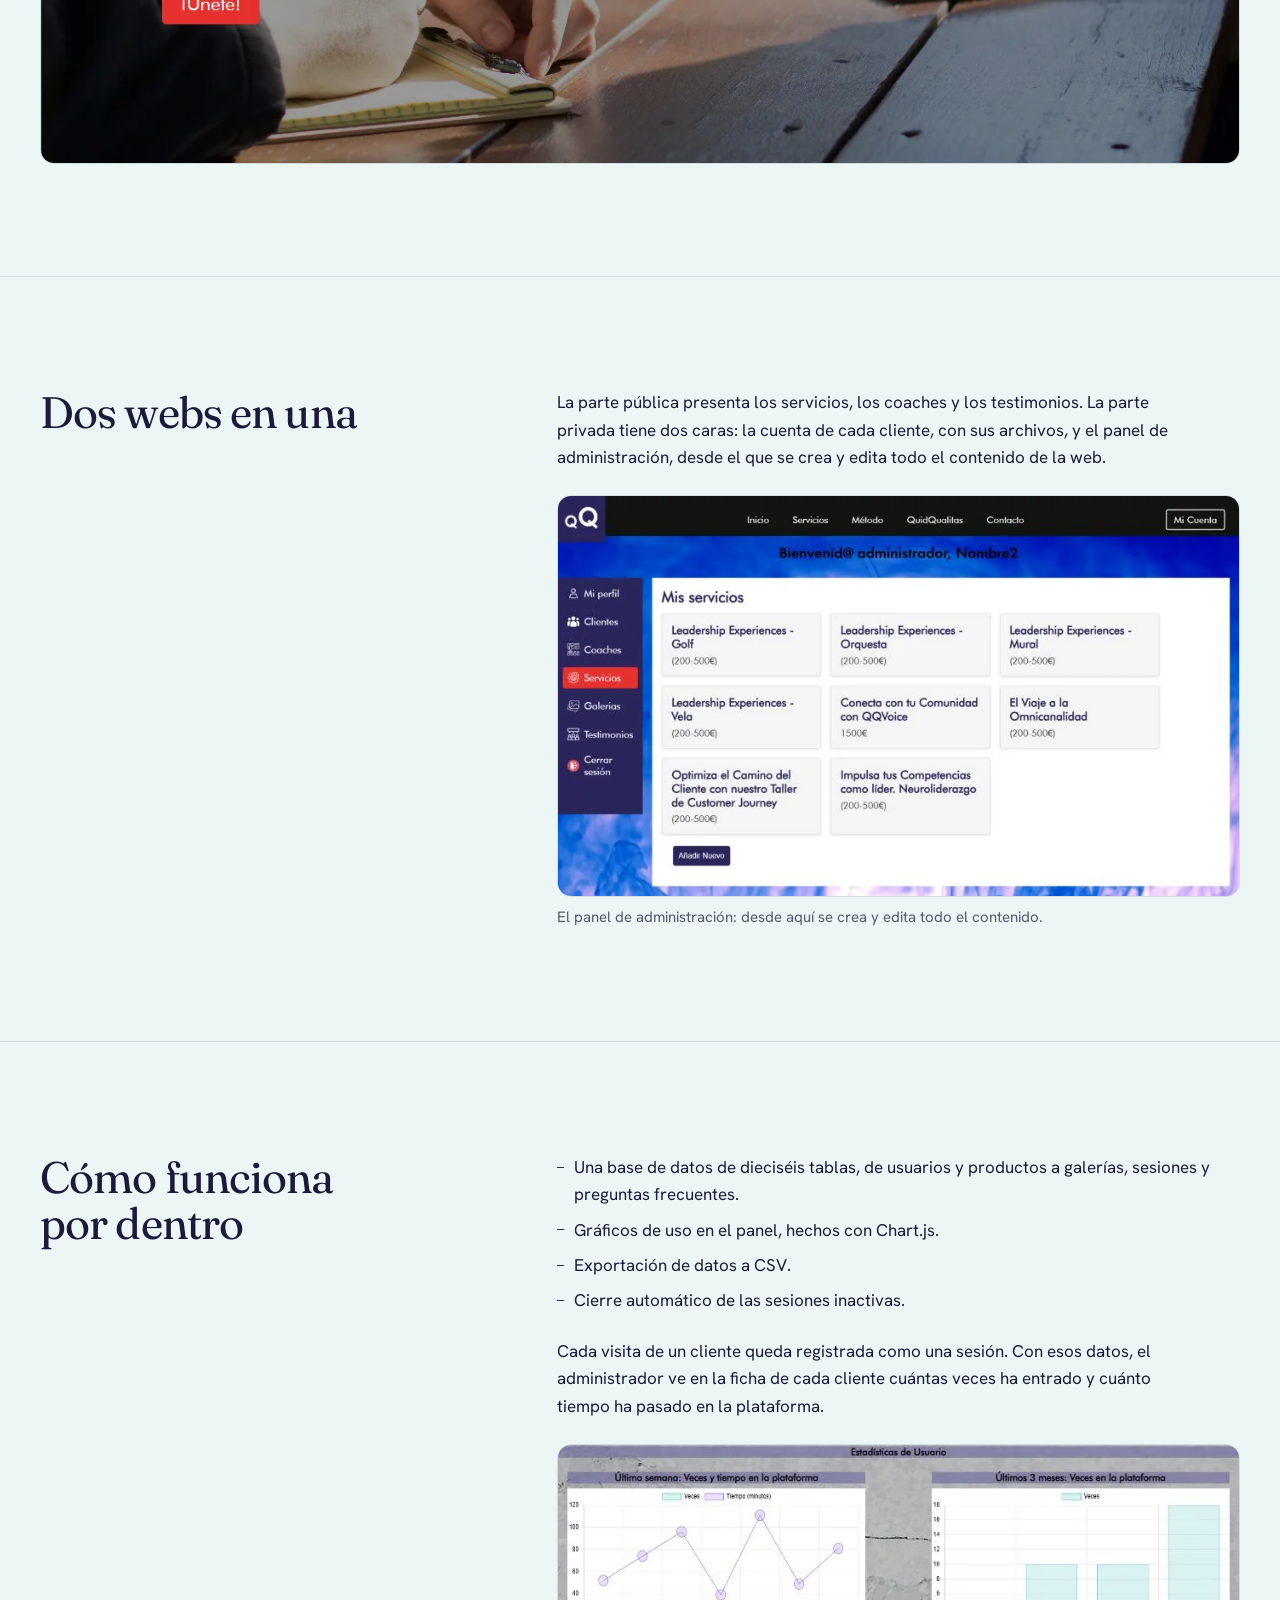
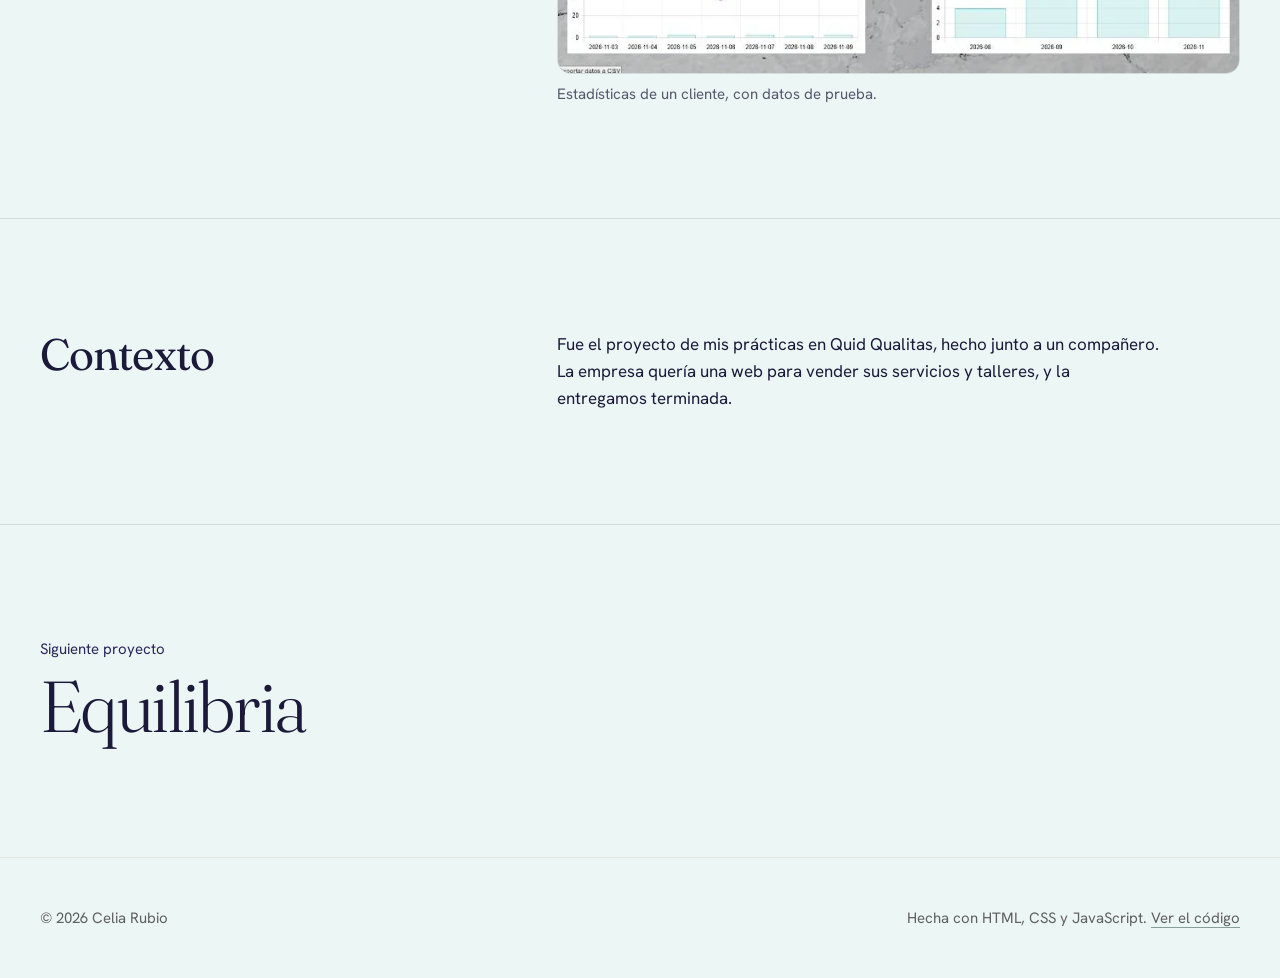
<file: proyectos/qqservicios.html>
<!DOCTYPE html>
<html lang="es" data-tone="qqservicios">

<head>
    <meta charset="UTF-8">
    <meta name="viewport" content="width=device-width, initial-scale=1.0">
    <title>QQservicios · Celia Rubio</title>
    <meta name="description" content="Análisis de QQservicios: web de servicios con panel de administración hecho desde cero en PHP y MySQL.">
    <link rel="canonical" href="https://rubiocelia.github.io/web-portfolio/proyectos/qqservicios.html">
    <link rel="icon" href="../assets/img/favicon.svg" type="image/svg+xml">

    <meta property="og:type" content="article">
    <meta property="og:title" content="QQservicios, una web con su propio panel de administración · Celia Rubio">
    <meta property="og:description" content="Análisis de QQservicios: web de servicios con panel de administración hecho desde cero en PHP y MySQL.">
    <meta property="og:url" content="https://rubiocelia.github.io/web-portfolio/proyectos/qqservicios.html">
    <meta property="og:image" content="https://rubiocelia.github.io/web-portfolio/assets/img/og-portada.png">
    <meta name="twitter:card" content="summary_large_image">

    <script>
        (function () {
            let theme = null;
            try {
                theme = localStorage.getItem("theme");
            } catch (error) { }

            const prefersDark = window.matchMedia("(prefers-color-scheme: dark)").matches;

            if (theme === "dark" || (!theme && prefersDark)) {
                document.documentElement.classList.add("dark-mode");
            }
        })();
    </script>

    <!-- Tipografías -->
    <link rel="preconnect" href="https://fonts.googleapis.com">
    <link rel="preconnect" href="https://fonts.gstatic.com" crossorigin>
    <link
        href="https://fonts.googleapis.com/css2?family=Fraunces:ital,opsz,wght@0,9..144,100..700;1,9..144,100..700&family=Hanken+Grotesk:wght@400;500;600&display=swap"
        rel="stylesheet">

    <!-- CSS -->
    <link rel="stylesheet" href="../css/variables.css">
    <link rel="stylesheet" href="../css/base.css">
    <link rel="stylesheet" href="../css/components.css">
    <link rel="stylesheet" href="../css/proyecto.css">
</head>

<body>

    <a href="#contenido" class="skip-link">Saltar al contenido</a>

    <header class="header">

        <div class="container">

            <nav class="navbar" aria-label="Principal">

                <a href="../index.html" class="wordmark" aria-label="Celia Rubio, ir al inicio">
                    Celia <span>Rubio</span>
                </a>

                <ul class="nav-menu">
                    <li><a href="../index.html#todos-los-proyectos">Proyectos</a></li>
                    <li><a href="../index.html#sobre-mi">Sobre mí</a></li>
                    <li><a href="../index.html#experiencia">Experiencia</a></li>
                    <li><a href="../index.html#contacto">Contacto</a></li>
                </ul>

                <button class="theme-btn" type="button" aria-label="Activar modo oscuro">
                    <svg class="icon-moon" viewBox="0 0 24 24" fill="none" stroke="currentColor" stroke-width="1.8"
                        stroke-linecap="round" stroke-linejoin="round" aria-hidden="true">
                        <path d="M12 3a6 6 0 0 0 9 9 9 9 0 1 1-9-9z" />
                    </svg>
                    <svg class="icon-sun" viewBox="0 0 24 24" fill="none" stroke="currentColor" stroke-width="1.8"
                        stroke-linecap="round" stroke-linejoin="round" aria-hidden="true">
                        <circle cx="12" cy="12" r="4" />
                        <path d="M12 2v2M12 20v2M4.9 4.9l1.4 1.4M17.7 17.7l1.4 1.4M2 12h2M20 12h2M4.9 19.1l1.4-1.4M17.7 6.3l1.4-1.4" />
                    </svg>
                </button>

            </nav>

        </div>

        <span class="progress" aria-hidden="true"></span>

    </header>

    <main id="contenido">

        <!-- ===========================
             CABECERA DEL PROYECTO
        =========================== -->

        <header class="container case-hero">

            <a href="../index.html#proyectos" class="case-back text-link">Volver a proyectos</a>

            <p class="case-type">Prácticas en Quid Qualitas</p>

            <h1 class="case-title">QQservicios, una web con su propio panel de administración</h1>

            <p class="case-lead">
                Web para que Quid Qualitas vendiera sus servicios y talleres, con un panel de administración hecho
                desde cero: desde él se gestionan productos, coaches, galerías, testimonios y los archivos de cada
                cliente.
            </p>

            <dl class="impact">
                <div class="impact-item">
                    <dt>Punto de partida</dt>
                    <dd>Quid Qualitas no podía vender sus servicios y talleres en internet.</dd>
                </div>
                <div class="impact-item impact-item--result">
                    <dt>Resultado</dt>
                    <dd>Una web con un panel para gestionar el contenido sin programar y estadísticas de uso de cada cliente.</dd>
                </div>
            </dl>

            <dl class="case-meta">
                <div>
                    <dt>Rol</dt>
                    <dd>Proyecto en pareja con un compañero de prácticas</dd>
                </div>
                <div>
                    <dt>Herramientas</dt>
                    <dd>PHP, MySQL, JavaScript, Chart.js, SweetAlert2</dd>
                </div>
                <div>
                    <dt>Fecha</dt>
                    <dd>2024</dd>
                </div>
            </dl>

            <div class="case-links">
                <a href="https://github.com/rubiocelia/QQservicios" class="btn" target="_blank" rel="noopener">Ver el código</a>
            </div>

        </header>

        <figure class="container case-cover">
            <img src="../assets/img/proyectos/qqservicios/portada.webp" alt="Portada de QQservicios: foto de un equipo trabajando en una mesa, el titular Transforma tu negocio con nuestros servicios profesionales y el botón Únete" width="1278" height="797" class="case-image" fetchpriority="high">
        </figure>

        <!-- ===========================
             ANÁLISIS
        =========================== -->

        <section class="container case-section" aria-label="Dos webs en una">

            <h2>Dos webs en una</h2>

            <div class="case-body">
                <p>
                    La parte pública presenta los servicios, los coaches y los testimonios. La parte privada tiene dos
                    caras: la cuenta de cada cliente, con sus archivos, y el panel de administración, desde el que se crea y
                    edita todo el contenido de la web.
                </p>
                <figure class="case-figure">
                    <img src="../assets/img/proyectos/qqservicios/panel-servicios.webp" alt="Panel de administración: menú lateral con perfil, clientes, coaches, servicios, galerías y testimonios, y la lista de servicios en tarjetas con un botón para añadir uno nuevo" width="800" height="470" loading="lazy" class="case-image">
                    <figcaption>El panel de administración: desde aquí se crea y edita todo el contenido.</figcaption>
                </figure>
            </div>

        </section>

        <section class="container case-section" aria-label="Cómo funciona por dentro">

            <h2>Cómo funciona por dentro</h2>

            <div class="case-body">
                <ul>
                <li>Una base de datos de dieciséis tablas, de usuarios y productos a galerías, sesiones y preguntas frecuentes.</li>
                <li>Gráficos de uso en el panel, hechos con Chart.js.</li>
                <li>Exportación de datos a CSV.</li>
                <li>Cierre automático de las sesiones inactivas.</li>
                </ul>
                <p>
                    Cada visita de un cliente queda registrada como una sesión. Con esos datos, el administrador ve en la
                    ficha de cada cliente cuántas veces ha entrado y cuánto tiempo ha pasado en la plataforma.
                </p>
                <figure class="case-figure">
                    <img src="../assets/img/proyectos/qqservicios/panel-graficos.webp" alt="Estadísticas de un cliente: un gráfico de la última semana con las visitas y los minutos de cada día, y otro de barras con las visitas de los últimos tres meses" width="800" height="268" loading="lazy" class="case-image">
                    <figcaption>Estadísticas de un cliente, con datos de prueba.</figcaption>
                </figure>
            </div>

        </section>

        <section class="container case-section" aria-label="Contexto">

            <h2>Contexto</h2>

            <div class="case-body">
                <p>
                    Fue el proyecto de mis prácticas en Quid Qualitas, hecho junto a un compañero. La empresa quería una web
                    para vender sus servicios y talleres, y la entregamos terminada.
                </p>
            </div>

        </section>

        <!-- ===========================
             SIGUIENTE PROYECTO
        =========================== -->

        <nav class="container case-next" aria-label="Siguiente proyecto">
            <span>Siguiente proyecto</span>
            <a href="equilibria.html">Equilibria</a>
        </nav>

    </main>

    <footer class="footer">

        <div class="container">
            <p>© 2026 Celia Rubio</p>
            <p>
                Hecha con HTML, CSS y JavaScript.
                <a href="https://github.com/rubiocelia/web-portfolio" class="text-link" target="_blank"
                    rel="noopener">Ver el código</a>
            </p>
        </div>

    </footer>

    <script src="../js/main.js"></script>

</body>

</html>
</file>
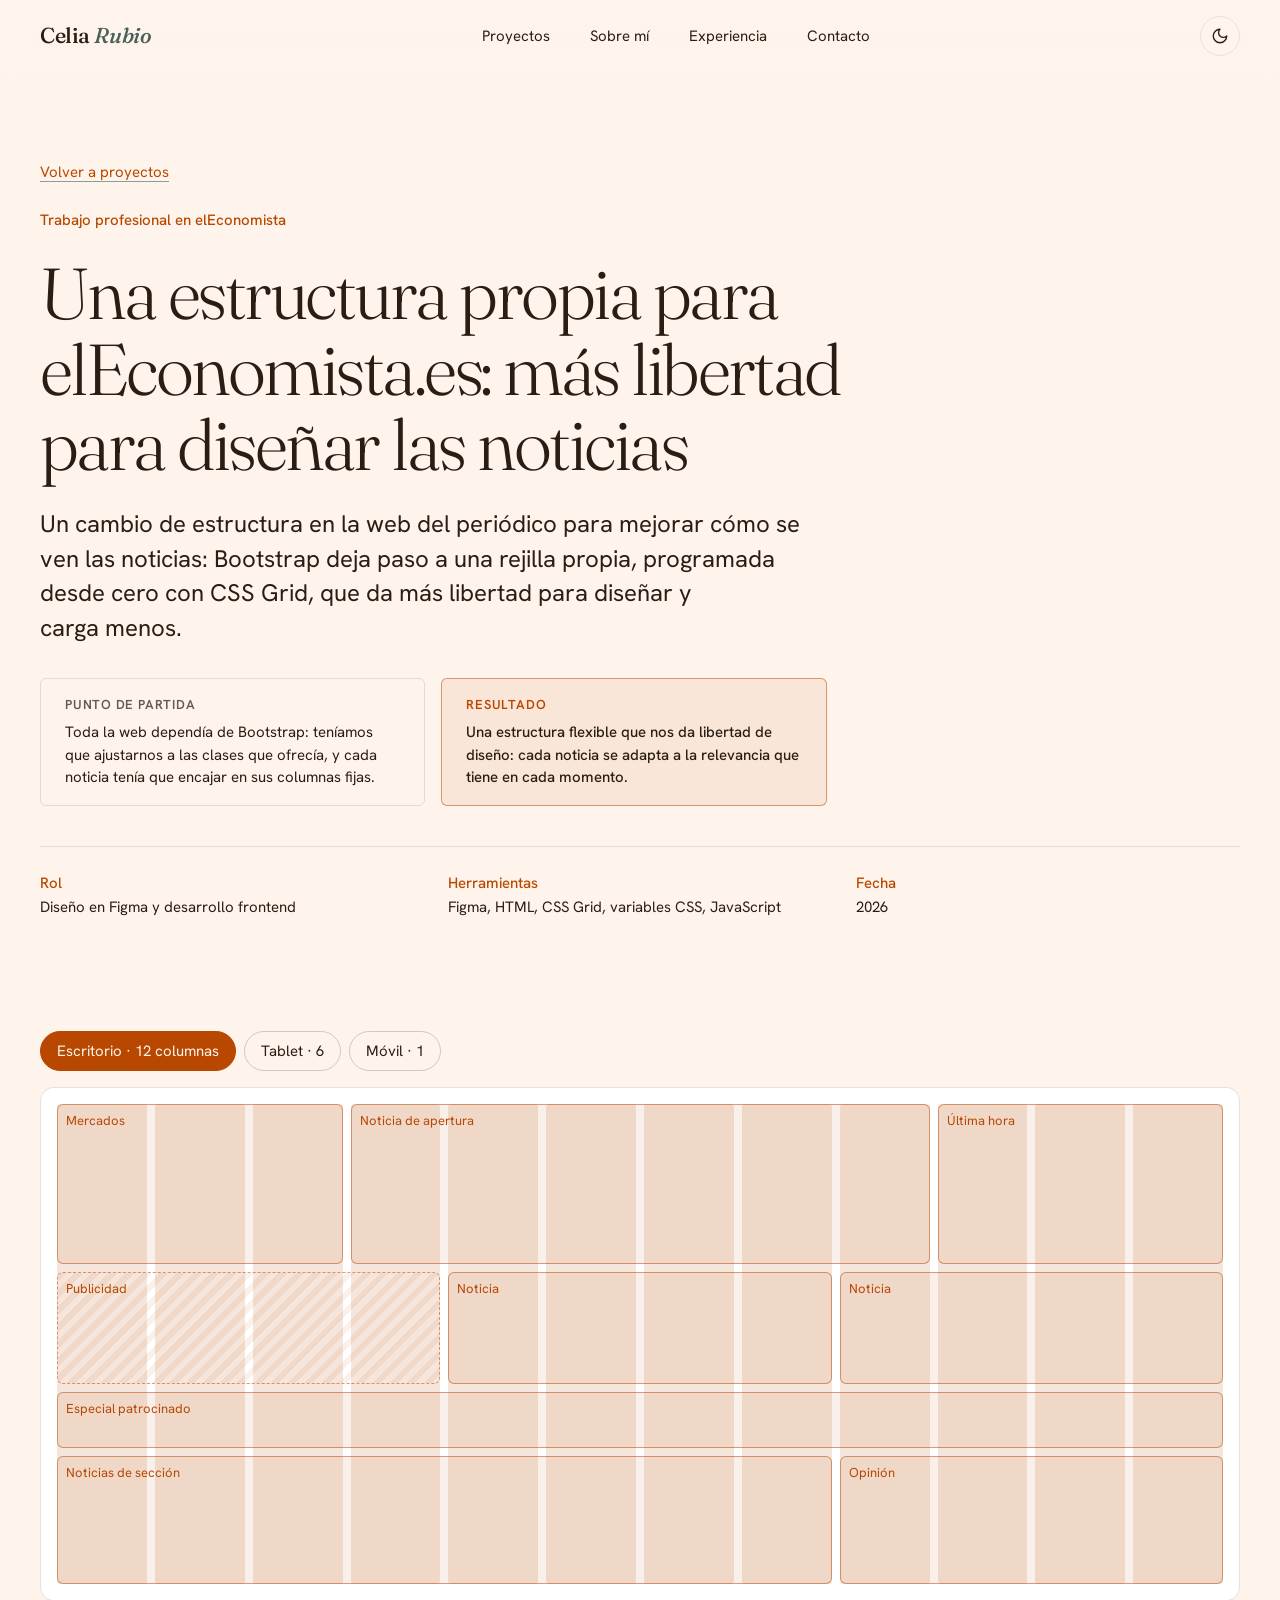
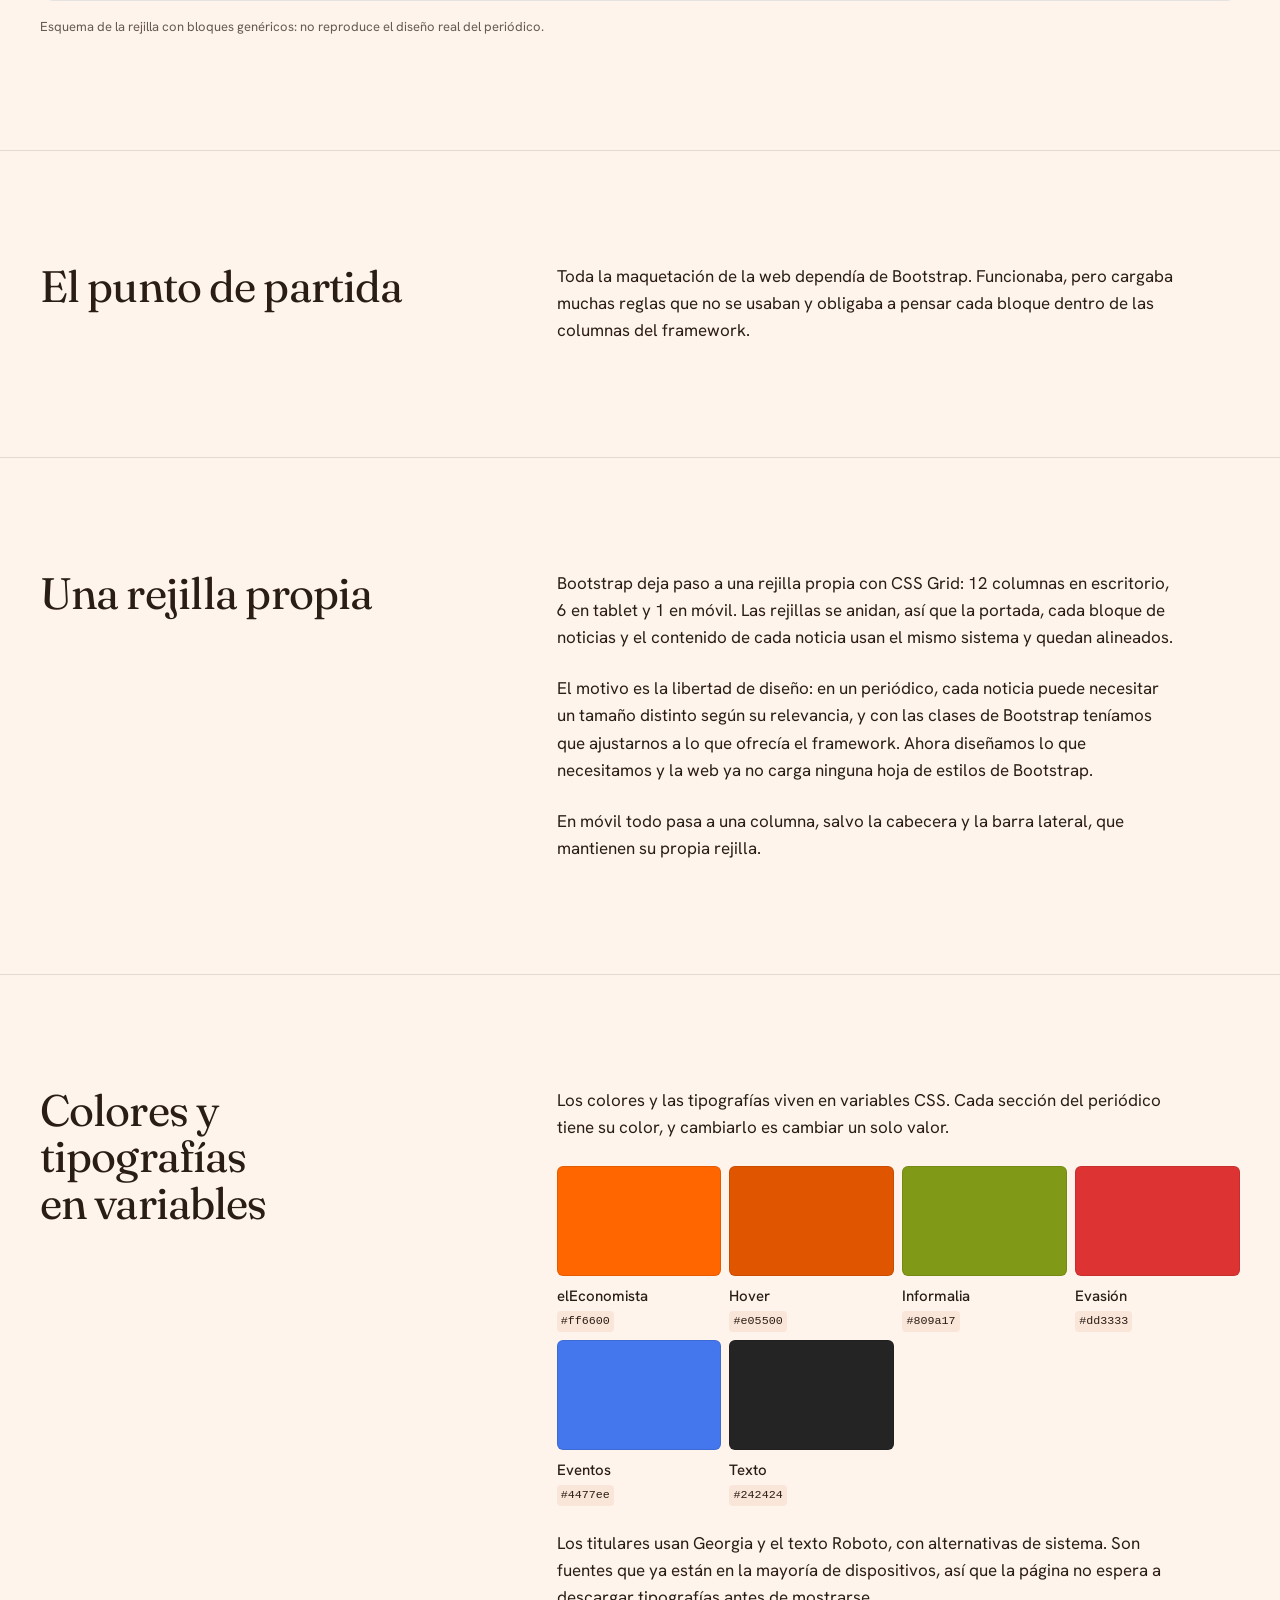
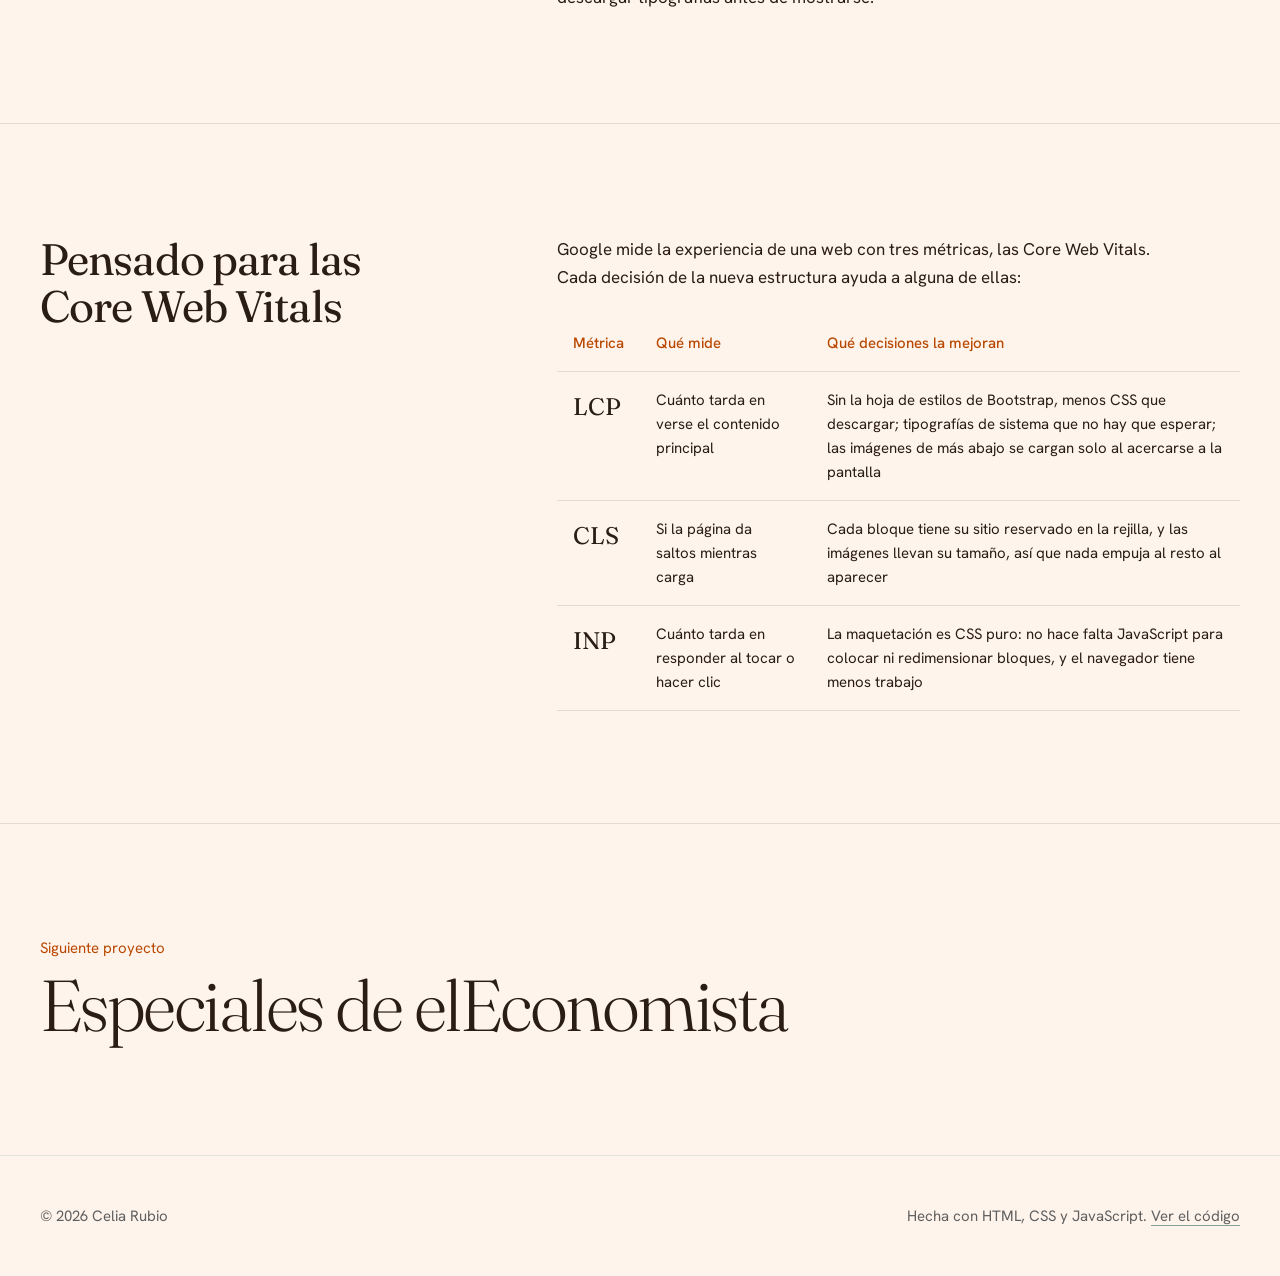
<file: proyectos/rediseno-eleconomista.html>
<!DOCTYPE html>
<html lang="es" data-tone="rediseno">

<head>
    <meta charset="UTF-8">
    <meta name="viewport" content="width=device-width, initial-scale=1.0">
    <title>Nueva estructura de elEconomista.es · Celia Rubio</title>
    <meta name="description"
        content="Análisis de la nueva estructura de elEconomista.es: rejilla propia con CSS Grid, variables CSS y Core Web Vitals.">
    <link rel="canonical" href="https://rubiocelia.github.io/web-portfolio/proyectos/rediseno-eleconomista.html">
    <link rel="icon" href="../assets/img/favicon.svg" type="image/svg+xml">

    <meta property="og:type" content="article">
    <meta property="og:title"
        content="Una estructura propia para elEconomista.es: más libertad para diseñar las noticias · Celia Rubio">
    <meta property="og:description"
        content="Análisis de la nueva estructura de elEconomista.es: rejilla propia con CSS Grid, variables CSS y Core Web Vitals.">
    <meta property="og:url" content="https://rubiocelia.github.io/web-portfolio/proyectos/rediseno-eleconomista.html">
    <meta property="og:image" content="https://rubiocelia.github.io/web-portfolio/assets/img/og-portada.png">
    <meta name="twitter:card" content="summary_large_image">

    <script>
        (function () {
            let theme = null;
            try {
                theme = localStorage.getItem("theme");
            } catch (error) { }

            const prefersDark = window.matchMedia("(prefers-color-scheme: dark)").matches;

            if (theme === "dark" || (!theme && prefersDark)) {
                document.documentElement.classList.add("dark-mode");
            }
        })();
    </script>

    <!-- Tipografías -->
    <link rel="preconnect" href="https://fonts.googleapis.com">
    <link rel="preconnect" href="https://fonts.gstatic.com" crossorigin>
    <link
        href="https://fonts.googleapis.com/css2?family=Fraunces:ital,opsz,wght@0,9..144,100..700;1,9..144,100..700&family=Hanken+Grotesk:wght@400;500;600&display=swap"
        rel="stylesheet">

    <!-- CSS -->
    <link rel="stylesheet" href="../css/variables.css">
    <link rel="stylesheet" href="../css/base.css">
    <link rel="stylesheet" href="../css/components.css">
    <link rel="stylesheet" href="../css/proyecto.css">
</head>

<body>

    <a href="#contenido" class="skip-link">Saltar al contenido</a>

    <header class="header">

        <div class="container">

            <nav class="navbar" aria-label="Principal">

                <a href="../index.html" class="wordmark" aria-label="Celia Rubio, ir al inicio">
                    Celia <span>Rubio</span>
                </a>

                <ul class="nav-menu">
                    <li><a href="../index.html#todos-los-proyectos">Proyectos</a></li>
                    <li><a href="../index.html#sobre-mi">Sobre mí</a></li>
                    <li><a href="../index.html#experiencia">Experiencia</a></li>
                    <li><a href="../index.html#contacto">Contacto</a></li>
                </ul>

                <button class="theme-btn" type="button" aria-label="Activar modo oscuro">
                    <svg class="icon-moon" viewBox="0 0 24 24" fill="none" stroke="currentColor" stroke-width="1.8"
                        stroke-linecap="round" stroke-linejoin="round" aria-hidden="true">
                        <path d="M12 3a6 6 0 0 0 9 9 9 9 0 1 1-9-9z" />
                    </svg>
                    <svg class="icon-sun" viewBox="0 0 24 24" fill="none" stroke="currentColor" stroke-width="1.8"
                        stroke-linecap="round" stroke-linejoin="round" aria-hidden="true">
                        <circle cx="12" cy="12" r="4" />
                        <path
                            d="M12 2v2M12 20v2M4.9 4.9l1.4 1.4M17.7 17.7l1.4 1.4M2 12h2M20 12h2M4.9 19.1l1.4-1.4M17.7 6.3l1.4-1.4" />
                    </svg>
                </button>

            </nav>

        </div>

        <span class="progress" aria-hidden="true"></span>

    </header>

    <main id="contenido">

        <!-- ===========================
             CABECERA DEL PROYECTO
        =========================== -->

        <header class="container case-hero">

            <a href="../index.html#rediseno" class="case-back text-link">Volver a proyectos</a>

            <p class="case-type">Trabajo profesional en elEconomista</p>

            <h1 class="case-title">Una estructura propia para elEconomista.es: más libertad para diseñar las noticias
            </h1>

            <p class="case-lead">
                Un cambio de estructura en la web del periódico para mejorar cómo se ven las noticias: Bootstrap
                deja paso a una rejilla propia, programada desde cero con CSS Grid, que da más libertad para diseñar
                y carga menos.
            </p>

            <dl class="impact">
                <div class="impact-item">
                    <dt>Punto de partida</dt>
                    <dd>Toda la web dependía de Bootstrap: teníamos que ajustarnos a las clases que ofrecía, y cada
                        noticia tenía que encajar en sus columnas fijas.</dd>
                </div>
                <div class="impact-item impact-item--result">
                    <dt>Resultado</dt>
                    <dd>Una estructura flexible que nos da libertad de diseño: cada noticia se adapta a la relevancia
                        que tiene en cada momento.</dd>
                </div>
            </dl>

            <dl class="case-meta">
                <div>
                    <dt>Rol</dt>
                    <dd>Diseño en Figma y desarrollo frontend</dd>
                </div>
                <div>
                    <dt>Herramientas</dt>
                    <dd>Figma, HTML, CSS Grid, variables CSS, JavaScript</dd>
                </div>
                <div>
                    <dt>Fecha</dt>
                    <dd>2026</dd>
                </div>
            </dl>

            <!-- TODO: cuando se publique, añadir los botones Ver la web -->

        </header>

        <div class="container case-cover">
            <figure class="grid-demo" data-view="escritorio">
                <div class="grid-demo-controls" role="group" aria-label="Ver la rejilla en">
                    <button type="button" data-view="escritorio" aria-pressed="true">Escritorio · 12 columnas</button>
                    <button type="button" data-view="tablet" aria-pressed="false">Tablet · 6</button>
                    <button type="button" data-view="movil" aria-pressed="false">Móvil · 1</button>
                </div>
                <div class="grid-demo-frame">
                    <div class="grid-demo-cols" aria-hidden="true">
                        <span></span><span></span><span></span><span></span><span></span><span></span><span></span><span></span><span></span><span></span><span></span><span></span>
                    </div>
                    <div class="grid-demo-layout">
                        <div class="grid-demo-block" style="--d: 6; --t: 6; --h: 10rem; --o: 2"><span>Noticia de
                                apertura</span></div>
                        <div class="grid-demo-block" style="--d: 3; --t: 3; --h: 10rem; --o: 1"><span>Mercados</span>
                        </div>
                        <div class="grid-demo-block" style="--d: 3; --t: 3; --h: 10rem; --o: 3"><span>Última hora</span>
                        </div>
                        <div class="grid-demo-block grid-demo-block--ad" style="--d: 4; --t: 6; --h: 7rem; --o: 4">
                            <span>Publicidad</span>
                        </div>
                        <div class="grid-demo-block" style="--d: 4; --t: 3; --h: 7rem; --o: 4"><span>Noticia</span>
                        </div>
                        <div class="grid-demo-block" style="--d: 4; --t: 3; --h: 7rem; --o: 4"><span>Noticia</span>
                        </div>
                        <div class="grid-demo-block" style="--d: 12; --t: 6; --h: 3.5rem; --o: 4"><span>Especial
                                patrocinado</span></div>
                        <div class="grid-demo-block" style="--d: 8; --t: 6; --h: 8rem; --o: 4"><span>Noticias de
                                sección</span></div>
                        <div class="grid-demo-block" style="--d: 4; --t: 6; --h: 8rem; --o: 4"><span>Opinión</span>
                        </div>
                    </div>
                </div>
                <figcaption>Esquema de la rejilla con bloques genéricos: no reproduce el diseño real del periódico.
                </figcaption>
            </figure>
        </div>

        <!-- ===========================
             ANÁLISIS
        =========================== -->

        <section class="container case-section" aria-label="El punto de partida">

            <h2>El punto de partida</h2>

            <div class="case-body">
                <p>
                    Toda la maquetación de la web dependía de Bootstrap. Funcionaba, pero cargaba muchas reglas que no
                    se
                    usaban y obligaba a pensar cada bloque dentro de las columnas del framework.
                </p>
            </div>

        </section>

        <section class="container case-section" aria-label="Una rejilla propia">

            <h2>Una rejilla propia</h2>

            <div class="case-body">
                <p>
                    Bootstrap deja paso a una rejilla propia con CSS Grid: 12 columnas en escritorio, 6 en tablet y 1 en
                    móvil. Las rejillas se anidan, así que la portada, cada bloque de noticias y el contenido de cada
                    noticia
                    usan el mismo sistema y quedan alineados.
                </p>
                <p>
                    El motivo es la libertad de diseño: en un periódico, cada noticia puede necesitar un tamaño distinto
                    según su relevancia, y con las clases de Bootstrap teníamos que ajustarnos a lo que ofrecía el
                    framework. Ahora diseñamos lo que necesitamos y la web ya no carga ninguna hoja de estilos de
                    Bootstrap.
                </p>
                <p>
                    En móvil todo pasa a una columna, salvo la cabecera y la barra lateral, que mantienen su propia
                    rejilla.
                </p>
            </div>

        </section>

        <section class="container case-section" aria-label="Colores y tipografías en variables">

            <h2>Colores y tipografías en variables</h2>

            <div class="case-body">
                <p>
                    Los colores y las tipografías viven en variables CSS. Cada sección del periódico tiene su color, y
                    cambiarlo es cambiar un solo valor.
                </p>
                <ul class="palette">
                    <li style="--swatch: #ff6600"><strong>elEconomista</strong><code>#ff6600</code></li>
                    <li style="--swatch: #e05500"><strong>Hover</strong><code>#e05500</code></li>
                    <li style="--swatch: #809a17"><strong>Informalia</strong><code>#809a17</code></li>
                    <li style="--swatch: #dd3333"><strong>Evasión</strong><code>#dd3333</code></li>
                    <li style="--swatch: #4477ee"><strong>Eventos</strong><code>#4477ee</code></li>
                    <li style="--swatch: #242424"><strong>Texto</strong><code>#242424</code></li>
                </ul>
                <p>
                    Los titulares usan Georgia y el texto Roboto, con alternativas de sistema. Son fuentes que ya están
                    en
                    la mayoría de dispositivos, así que la página no espera a descargar tipografías antes de mostrarse.
                </p>
            </div>

        </section>

        <section class="container case-section" aria-label="Pensado para las Core Web Vitals">

            <h2>Pensado para las Core Web Vitals</h2>

            <div class="case-body">
                <p>
                    Google mide la experiencia de una web con tres métricas, las Core Web Vitals. Cada decisión de la
                    nueva
                    estructura ayuda a alguna de ellas:
                </p>
                <div class="case-table-wrap">
                    <table class="case-table">
                        <thead>
                            <tr>
                                <th scope="col">Métrica</th>
                                <th scope="col">Qué mide</th>
                                <th scope="col">Qué decisiones la mejoran</th>
                            </tr>
                        </thead>
                        <tbody>
                            <tr>
                                <th scope="row">LCP</th>
                                <td>Cuánto tarda en verse el contenido principal</td>
                                <td>Sin la hoja de estilos de Bootstrap, menos CSS que descargar; tipografías de sistema
                                    que no hay
                                    que esperar; las imágenes de más abajo se cargan solo al acercarse a la pantalla
                                </td>
                            </tr>
                            <tr>
                                <th scope="row">CLS</th>
                                <td>Si la página da saltos mientras carga</td>
                                <td>Cada bloque tiene su sitio reservado en la rejilla, y las imágenes llevan su tamaño,
                                    así que nada
                                    empuja al resto al aparecer</td>
                            </tr>
                            <tr>
                                <th scope="row">INP</th>
                                <td>Cuánto tarda en responder al tocar o hacer clic</td>
                                <td>La maquetación es CSS puro: no hace falta JavaScript para colocar ni redimensionar
                                    bloques, y el
                                    navegador tiene menos trabajo</td>
                            </tr>
                        </tbody>
                    </table>
                </div>
            </div>

        </section>

        <!-- ===========================
             SIGUIENTE PROYECTO
        =========================== -->

        <nav class="container case-next" aria-label="Siguiente proyecto">
            <span>Siguiente proyecto</span>
            <a href="especiales-eleconomista.html">Especiales de elEconomista</a>
        </nav>

    </main>

    <footer class="footer">

        <div class="container">
            <p>© 2026 Celia Rubio</p>
            <p>
                Hecha con HTML, CSS y JavaScript.
                <a href="https://github.com/rubiocelia/web-portfolio" class="text-link" target="_blank"
                    rel="noopener">Ver el código</a>
            </p>
        </div>

    </footer>

    <script src="../js/main.js"></script>

</body>

</html>
</file>
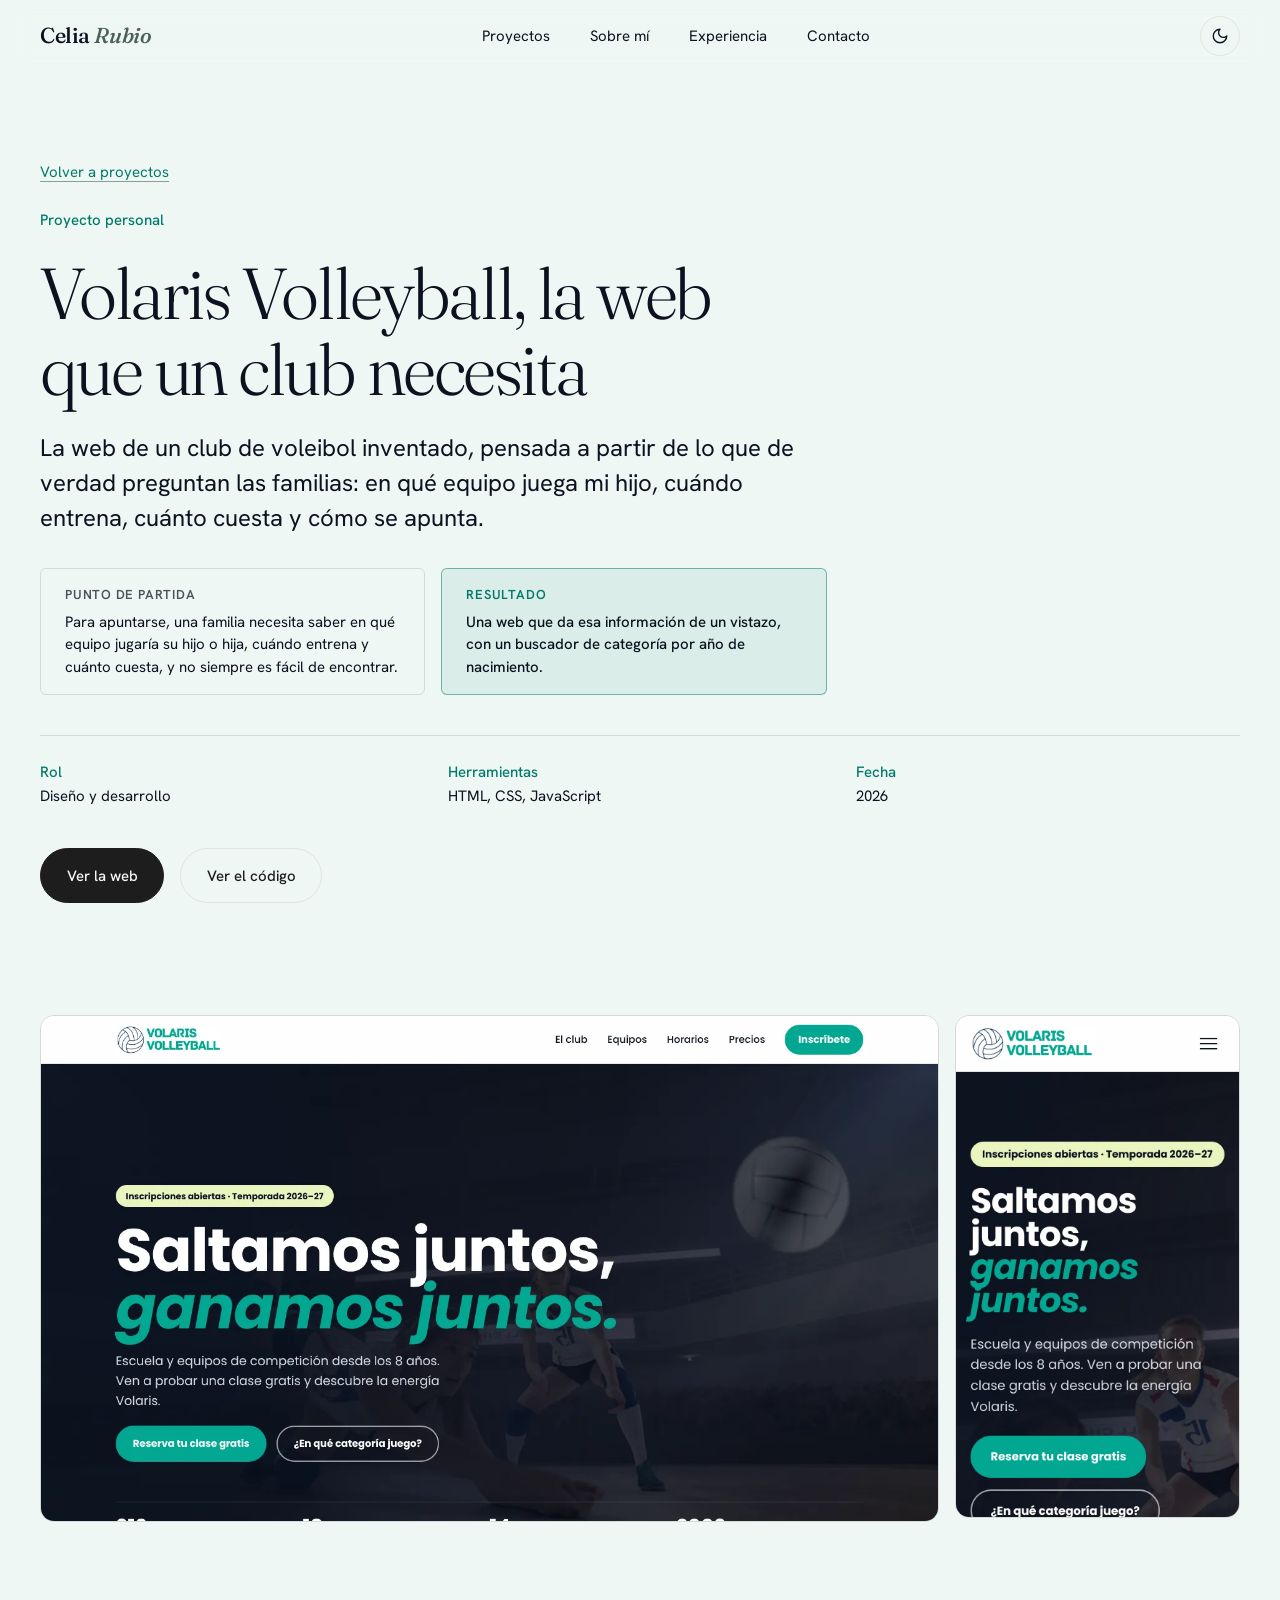
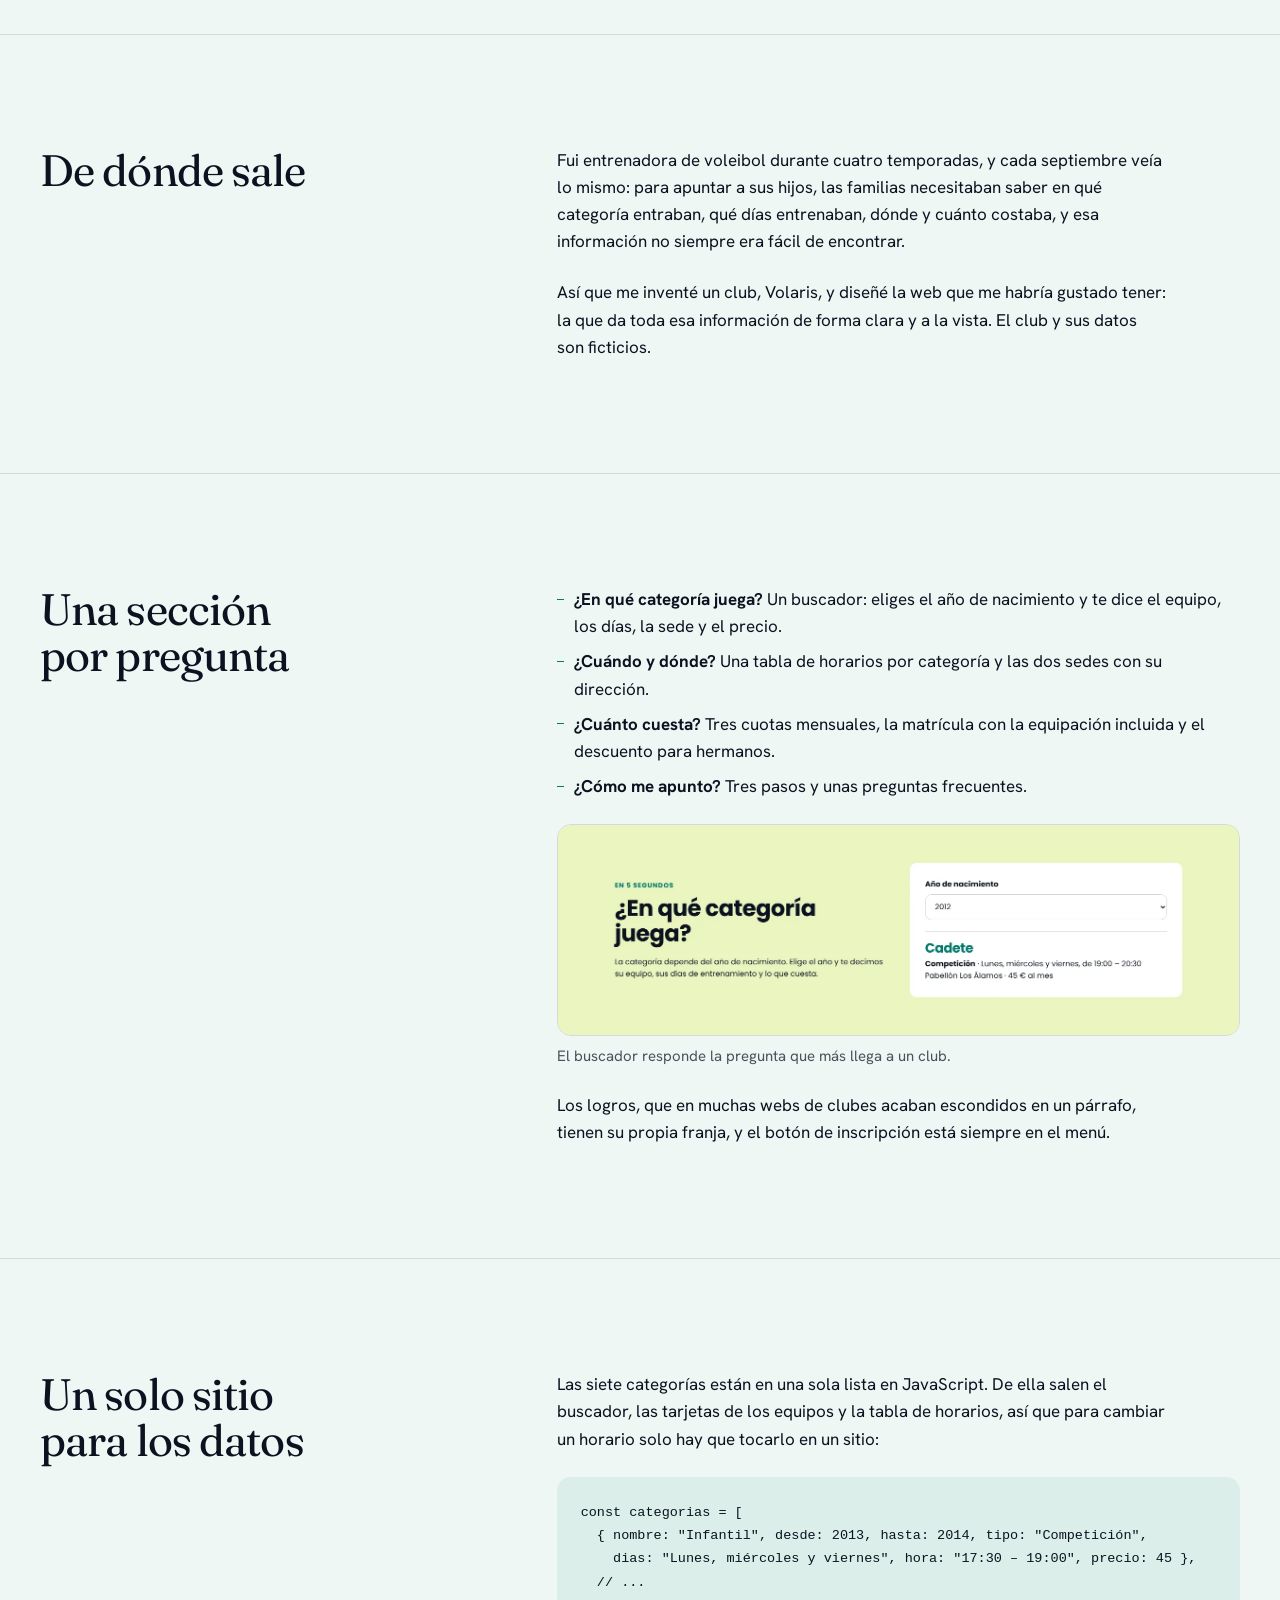
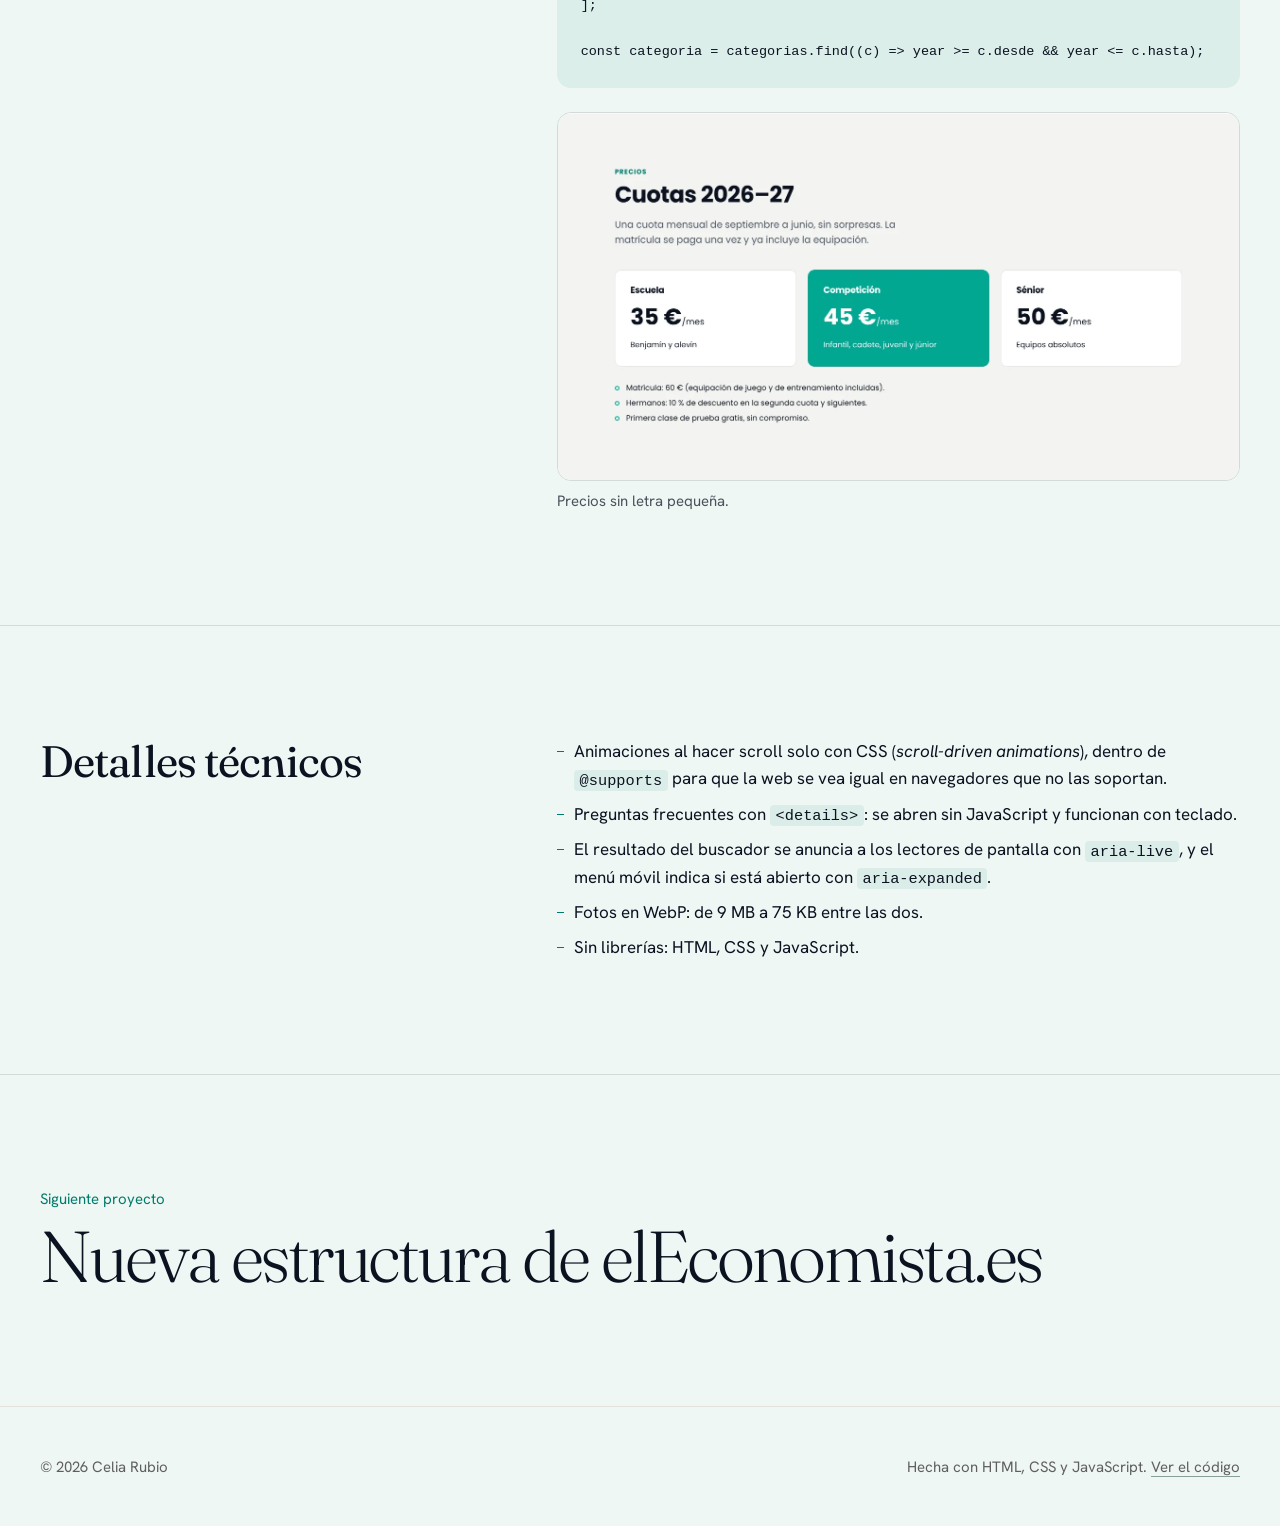
<file: proyectos/volaris-volleyball.html>
<!DOCTYPE html>
<html lang="es" data-tone="volaris">

<head>
    <meta charset="UTF-8">
    <meta name="viewport" content="width=device-width, initial-scale=1.0">
    <title>Volaris Volleyball · Celia Rubio</title>
    <meta name="description" content="Análisis de Volaris Volleyball, proyecto personal: la web de un club de voleibol pensada desde las preguntas reales de las familias.">
    <link rel="canonical" href="https://rubiocelia.github.io/web-portfolio/proyectos/volaris-volleyball.html">
    <link rel="icon" href="../assets/img/favicon.svg" type="image/svg+xml">

    <meta property="og:type" content="article">
    <meta property="og:title" content="Volaris Volleyball, la web que un club necesita · Celia Rubio">
    <meta property="og:description" content="Análisis de Volaris Volleyball, proyecto personal: la web de un club de voleibol pensada desde las preguntas reales de las familias.">
    <meta property="og:url" content="https://rubiocelia.github.io/web-portfolio/proyectos/volaris-volleyball.html">
    <meta property="og:image" content="https://rubiocelia.github.io/web-portfolio/assets/img/og-portada.png">
    <meta name="twitter:card" content="summary_large_image">

    <script>
        (function () {
            let theme = null;
            try {
                theme = localStorage.getItem("theme");
            } catch (error) { }

            const prefersDark = window.matchMedia("(prefers-color-scheme: dark)").matches;

            if (theme === "dark" || (!theme && prefersDark)) {
                document.documentElement.classList.add("dark-mode");
            }
        })();
    </script>

    <!-- Tipografías -->
    <link rel="preconnect" href="https://fonts.googleapis.com">
    <link rel="preconnect" href="https://fonts.gstatic.com" crossorigin>
    <link
        href="https://fonts.googleapis.com/css2?family=Fraunces:ital,opsz,wght@0,9..144,100..700;1,9..144,100..700&family=Hanken+Grotesk:wght@400;500;600&display=swap"
        rel="stylesheet">

    <!-- CSS -->
    <link rel="stylesheet" href="../css/variables.css">
    <link rel="stylesheet" href="../css/base.css">
    <link rel="stylesheet" href="../css/components.css">
    <link rel="stylesheet" href="../css/proyecto.css">
</head>

<body>

    <a href="#contenido" class="skip-link">Saltar al contenido</a>

    <header class="header">

        <div class="container">

            <nav class="navbar" aria-label="Principal">

                <a href="../index.html" class="wordmark" aria-label="Celia Rubio, ir al inicio">
                    Celia <span>Rubio</span>
                </a>

                <ul class="nav-menu">
                    <li><a href="../index.html#todos-los-proyectos">Proyectos</a></li>
                    <li><a href="../index.html#sobre-mi">Sobre mí</a></li>
                    <li><a href="../index.html#experiencia">Experiencia</a></li>
                    <li><a href="../index.html#contacto">Contacto</a></li>
                </ul>

                <button class="theme-btn" type="button" aria-label="Activar modo oscuro">
                    <svg class="icon-moon" viewBox="0 0 24 24" fill="none" stroke="currentColor" stroke-width="1.8"
                        stroke-linecap="round" stroke-linejoin="round" aria-hidden="true">
                        <path d="M12 3a6 6 0 0 0 9 9 9 9 0 1 1-9-9z" />
                    </svg>
                    <svg class="icon-sun" viewBox="0 0 24 24" fill="none" stroke="currentColor" stroke-width="1.8"
                        stroke-linecap="round" stroke-linejoin="round" aria-hidden="true">
                        <circle cx="12" cy="12" r="4" />
                        <path d="M12 2v2M12 20v2M4.9 4.9l1.4 1.4M17.7 17.7l1.4 1.4M2 12h2M20 12h2M4.9 19.1l1.4-1.4M17.7 6.3l1.4-1.4" />
                    </svg>
                </button>

            </nav>

        </div>

        <span class="progress" aria-hidden="true"></span>

    </header>

    <main id="contenido">

        <!-- ===========================
             CABECERA DEL PROYECTO
        =========================== -->

        <header class="container case-hero">

            <a href="../index.html#proyectos" class="case-back text-link">Volver a proyectos</a>

            <p class="case-type">Proyecto personal</p>

            <h1 class="case-title">Volaris Volleyball, la web que un club necesita</h1>

            <p class="case-lead">
                La web de un club de voleibol inventado, pensada a partir de lo que de verdad preguntan las
                familias: en qué equipo juega mi hijo, cuándo entrena, cuánto cuesta y cómo se apunta.
            </p>

            <dl class="impact">
                <div class="impact-item">
                    <dt>Punto de partida</dt>
                    <dd>Para apuntarse, una familia necesita saber en qué equipo jugaría su hijo o hija, cuándo entrena y cuánto cuesta, y no siempre es fácil de encontrar.</dd>
                </div>
                <div class="impact-item impact-item--result">
                    <dt>Resultado</dt>
                    <dd>Una web que da esa información de un vistazo, con un buscador de categoría por año de nacimiento.</dd>
                </div>
            </dl>

            <dl class="case-meta">
                <div>
                    <dt>Rol</dt>
                    <dd>Diseño y desarrollo</dd>
                </div>
                <div>
                    <dt>Herramientas</dt>
                    <dd>HTML, CSS, JavaScript</dd>
                </div>
                <div>
                    <dt>Fecha</dt>
                    <dd>2026</dd>
                </div>
            </dl>

            <div class="case-links">
                <a href="https://rubiocelia.github.io/VolarisVolleyball/" class="btn" target="_blank" rel="noopener">Ver la web</a>
                <a href="https://github.com/rubiocelia/VolarisVolleyball" class="btn btn-outline" target="_blank" rel="noopener">Ver el código</a>
            </div>

        </header>

        <div class="container case-cover">
            <div class="case-devices">
                <img src="../assets/img/proyectos/volaris/portada-escritorio.webp" alt="Portada de Volaris Volleyball en escritorio: foto oscurecida de dos jugadoras, el titular Saltamos juntos, ganamos juntos y las cifras del club" width="1440" height="810" class="case-image" fetchpriority="high">
                <img src="../assets/img/proyectos/volaris/portada-movil.webp" alt="La misma portada en móvil, con el titular, los botones y el menú recogido" width="780" height="1380" class="case-image" fetchpriority="high">
            </div>
        </div>

        <!-- ===========================
             ANÁLISIS
        =========================== -->

        <section class="container case-section" aria-label="De dónde sale">

            <h2>De dónde sale</h2>

            <div class="case-body">
                <p>
                    Fui entrenadora de voleibol durante cuatro temporadas, y cada septiembre veía lo mismo: para apuntar a
                    sus hijos, las familias necesitaban saber en qué categoría entraban, qué días entrenaban, dónde y cuánto
                    costaba, y esa información no siempre era fácil de encontrar.
                </p>
                <p>
                    Así que me inventé un club, Volaris, y diseñé la web que me habría gustado tener: la que da toda esa
                    información de forma clara y a la vista. El club y sus datos son ficticios.
                </p>
            </div>

        </section>

        <section class="container case-section" aria-label="Una sección por pregunta">

            <h2>Una sección por pregunta</h2>

            <div class="case-body">
                <ul>
                <li><strong>¿En qué categoría juega?</strong> Un buscador: eliges el año de nacimiento y te dice el equipo, los días, la sede y el precio.</li>
                <li><strong>¿Cuándo y dónde?</strong> Una tabla de horarios por categoría y las dos sedes con su dirección.</li>
                <li><strong>¿Cuánto cuesta?</strong> Tres cuotas mensuales, la matrícula con la equipación incluida y el descuento para hermanos.</li>
                <li><strong>¿Cómo me apunto?</strong> Tres pasos y unas preguntas frecuentes.</li>
                </ul>
                <figure class="case-figure">
                    <img src="../assets/img/proyectos/volaris/buscador.webp" alt="Buscador de categoría: el año 2012 elegido y el resultado Cadete, competición, lunes, miércoles y viernes de 19:00 a 20:30, Pabellón Los Álamos, 45 euros al mes" width="1440" height="443" loading="lazy" class="case-image">
                    <figcaption>El buscador responde la pregunta que más llega a un club.</figcaption>
                </figure>
                <p>
                    Los logros, que en muchas webs de clubes acaban escondidos en un párrafo, tienen su propia franja, y el
                    botón de inscripción está siempre en el menú.
                </p>
            </div>

        </section>

        <section class="container case-section" aria-label="Un solo sitio para los datos">

            <h2>Un solo sitio para los datos</h2>

            <div class="case-body">
                <p>
                    Las siete categorías están en una sola lista en JavaScript. De ella salen el buscador, las tarjetas de
                    los equipos y la tabla de horarios, así que para cambiar un horario solo hay que tocarlo en un sitio:
                </p>
                <pre><code>const categorias = [
  { nombre: "Infantil", desde: 2013, hasta: 2014, tipo: "Competición",
    dias: "Lunes, miércoles y viernes", hora: "17:30 – 19:00", precio: 45 },
  // ...
];

const categoria = categorias.find((c) =&gt; year &gt;= c.desde &amp;&amp; year &lt;= c.hasta);</code></pre>
                <figure class="case-figure">
                    <img src="../assets/img/proyectos/volaris/precios.webp" alt="Sección de precios: tres tarjetas con 35, 45 y 50 euros al mes y las condiciones debajo" width="1440" height="777" loading="lazy" class="case-image">
                    <figcaption>Precios sin letra pequeña.</figcaption>
                </figure>
            </div>

        </section>

        <section class="container case-section" aria-label="Detalles técnicos">

            <h2>Detalles técnicos</h2>

            <div class="case-body">
                <ul>
                <li>Animaciones al hacer scroll solo con CSS (<em>scroll-driven animations</em>), dentro de <code>@supports</code> para que la web se vea igual en navegadores que no las soportan.</li>
                <li>Preguntas frecuentes con <code>&lt;details&gt;</code>: se abren sin JavaScript y funcionan con teclado.</li>
                <li>El resultado del buscador se anuncia a los lectores de pantalla con <code>aria-live</code>, y el menú móvil indica si está abierto con <code>aria-expanded</code>.</li>
                <li>Fotos en WebP: de 9 MB a 75 KB entre las dos.</li>
                <li>Sin librerías: HTML, CSS y JavaScript.</li>
                </ul>
            </div>

        </section>

        <!-- ===========================
             SIGUIENTE PROYECTO
        =========================== -->

        <nav class="container case-next" aria-label="Siguiente proyecto">
            <span>Siguiente proyecto</span>
            <a href="rediseno-eleconomista.html">Nueva estructura de elEconomista.es</a>
        </nav>

    </main>

    <footer class="footer">

        <div class="container">
            <p>© 2026 Celia Rubio</p>
            <p>
                Hecha con HTML, CSS y JavaScript.
                <a href="https://github.com/rubiocelia/web-portfolio" class="text-link" target="_blank"
                    rel="noopener">Ver el código</a>
            </p>
        </div>

    </footer>

    <script src="../js/main.js"></script>

</body>

</html>
</file>
<file: css/variables.css>
/* ===========================
   VARIABLES
=========================== */

:root {
  /* COLORES */

  --color-primary: #879f94;
  --color-primary-light: #a5b8af;
  --color-primary-ink: #4a6157;
  --color-primary-wash: #e6ece8;

  --color-background: #f7f7f5;
  --color-surface: #ffffff;

  --color-text: #1d1d1d;
  --color-text-light: #5f5f5f;

  --color-border: #e2e2de;

  /* TONO DE SECCIÓN */

  --tone-bg: var(--color-background);
  --tone-ink: var(--color-text);
  --tone-accent: var(--color-primary-ink);

  /* COLORES SEMITRANSPARENTES */

  --line: color-mix(in srgb, var(--tone-ink) 12%, transparent);
  --text-soft: color-mix(in srgb, var(--tone-ink) 72%, transparent);
  --accent-soft: color-mix(in srgb, var(--tone-accent) 8%, transparent);
  --accent-line: color-mix(in srgb, var(--tone-accent) 50%, transparent);

  /* TIPOGRAFÍA */

  --font-display: "Fraunces", Georgia, serif;
  --font-body: "Hanken Grotesk", system-ui, sans-serif;

  --fs-xs: 0.8125rem;
  --fs-sm: 0.9375rem;
  --fs-md: 1.0625rem;
  --fs-lg: 1.5rem;
  --fs-xl: 2.75rem;
  --fs-2xl: 4.5rem;
  --fs-hero: 12rem;

  /* PESOS */

  --fw-regular: 400;
  --fw-medium: 500;
  --fw-semibold: 600;

  /* ESPACIADO */

  --space-xs: 0.5rem;
  --space-sm: 1rem;
  --space-md: 1.5rem;
  --space-lg: 3rem;
  --space-xl: 7rem;
  --space-section: 10rem;

  /* LAYOUT */

  --gutter: 2.5rem;
  --header-offset: 6rem;
  --radius-sm: 6px;
  --radius-md: 14px;

  /* TRANSICIONES */

  --ease-out: cubic-bezier(0.22, 1, 0.36, 1);
  --transition-fast: 0.2s ease;
  --transition: 0.35s var(--ease-out);
  --transition-tone: 0.8s ease;
}

/* ===========================
   RESPONSIVE
=========================== */

/* Tablet */
@media (max-width: 992px) {
  :root {
    --fs-lg: 1.375rem;
    --fs-xl: 2.25rem;
    --fs-2xl: 3.5rem;
    --fs-hero: 8rem;

    --space-lg: 2.5rem;
    --space-xl: 5rem;
    --space-section: 7rem;

    --gutter: 2rem;
  }
}

/* Móvil */
@media (max-width: 768px) {
  :root {
    --fs-lg: 1.25rem;
    --fs-xl: 1.75rem;
    --fs-2xl: 2.5rem;
    --fs-hero: 4.5rem;

    --space-lg: 2rem;
    --space-xl: 4rem;
    --space-section: 5rem;

    --gutter: 1rem;
  }
}

/* ===========================
   MODO OSCURO
=========================== */

:root.dark-mode {
  --color-primary-ink: #a5b8af;
  --color-primary-wash: #24302b;

  --color-background: #141615;
  --color-surface: #1c1f1d;

  --color-text: #ecedea;
  --color-text-light: #a3a8a4;

  --color-border: #2d322f;
}

/* ===========================
   TONOS
=========================== */

:root[data-tone="economista"] {
  --tone-bg: #f6efe6;
  --tone-ink: #2a211b;
  --tone-accent: #b4541f;
}

:root[data-tone="eventium"] {
  --tone-bg: #eaf1f7;
  --tone-ink: #11283b;
  --tone-accent: #11446e;
}

:root[data-tone="eagle"] {
  --tone-bg: #ecedef;
  --tone-ink: #16181c;
  --tone-accent: #2f3640;
}

:root[data-tone="rediseno"] {
  --tone-bg: #fff4ec;
  --tone-ink: #2a1d14;
  --tone-accent: #b84800;
}

:root[data-tone="edelco"] {
  --tone-bg: #eef1f6;
  --tone-ink: #0b1a33;
  --tone-accent: #021e4f;
}

:root[data-tone="erizo"] {
  --tone-bg: #fbf6dc;
  --tone-ink: #1a1a1a;
  --tone-accent: #0050c8;
}

:root[data-tone="qqservicios"] {
  --tone-bg: #ecf6f4;
  --tone-ink: #1b1a3a;
  --tone-accent: #2a255b;
}

:root[data-tone="equilibria"] {
  --tone-bg: #eff4ee;
  --tone-ink: #1d2a24;
  --tone-accent: #4d6a5c;
}

:root[data-tone="volaris"] {
  --tone-bg: #eef7f4;
  --tone-ink: #0b1220;
  --tone-accent: #027a6a;
}

:root.dark-mode[data-tone] {
  --tone-bg: var(--color-background);
  --tone-ink: var(--color-text);
}

:root.dark-mode[data-tone="economista"] {
  --tone-accent: #f0a06b;
}

:root.dark-mode[data-tone="eventium"] {
  --tone-accent: #8db4e0;
}

:root.dark-mode[data-tone="eagle"] {
  --tone-accent: #c3c9d1;
}

:root.dark-mode[data-tone="rediseno"] {
  --tone-accent: #ff9a52;
}

:root.dark-mode[data-tone="edelco"] {
  --tone-accent: #9bb4de;
}

:root.dark-mode[data-tone="erizo"] {
  --tone-accent: #f8d819;
}

:root.dark-mode[data-tone="qqservicios"] {
  --tone-accent: #7fd1c5;
}

:root.dark-mode[data-tone="equilibria"] {
  --tone-accent: #a5c2b3;
}

:root.dark-mode[data-tone="volaris"] {
  --tone-accent: #3dd6bf;
}
</file>
<file: css/base.css>
/* ===========================
   RESET
=========================== */

*,
*::before,
*::after {
  margin: 0;
  padding: 0;
  box-sizing: border-box;
}

html {
  scroll-behavior: smooth;
  scroll-padding-top: var(--header-offset);
  -webkit-text-size-adjust: 100%;
}

body {
  min-height: 100vh;
  background: var(--tone-bg);
  color: var(--tone-ink);
  font-family: var(--font-body);
  font-size: var(--fs-md);
  line-height: 1.6;
  -webkit-font-smoothing: antialiased;
  transition:
    background-color var(--transition-tone),
    color var(--transition-tone);
}

img,
svg {
  display: block;
  max-width: 100%;
}

a {
  color: inherit;
  text-decoration: none;
}

ul,
ol {
  list-style: none;
}

button {
  font: inherit;
  color: inherit;
  background: none;
  border: none;
  cursor: pointer;
}

/* ===========================
   TIPOGRAFÍA
=========================== */

h1,
h2,
h3,
h4 {
  font-family: var(--font-display);
  font-weight: var(--fw-regular);
  line-height: 1.05;
  letter-spacing: -0.02em;
  font-optical-sizing: auto;
}

h2 {
  font-size: var(--fs-2xl);
}

h3 {
  font-size: var(--fs-xl);
}

p {
  max-width: 62ch;
  text-wrap: pretty;
}

/* ===========================
   LAYOUT
=========================== */

.container {
  width: 100%;
  max-width: 1320px;
  margin-inline: auto;
  padding-inline: var(--gutter);
}

.section {
  padding-block: var(--space-section);
}

/* ===========================
   ACCESIBILIDAD
=========================== */

:focus-visible {
  outline: 2px solid var(--color-primary-ink);
  outline-offset: 4px;
  border-radius: 2px;
}

.skip-link {
  position: fixed;
  top: 0.75rem;
  left: 0.75rem;
  z-index: 2000;
  padding: 0.6rem 1rem;
  background: var(--color-text);
  color: var(--color-background);
  border-radius: var(--radius-sm);
  transform: translateY(-200%);
  transition: transform var(--transition-fast);
}

.skip-link:focus-visible {
  transform: none;
}

.visually-hidden {
  position: absolute;
  width: 1px;
  height: 1px;
  overflow: hidden;
  clip-path: inset(50%);
  white-space: nowrap;
}

@media (prefers-reduced-motion: reduce) {
  *,
  *::before,
  *::after {
    animation-duration: 0.01ms !important;
    animation-iteration-count: 1 !important;
    transition-duration: 0.01ms !important;
    scroll-behavior: auto !important;
  }
}
</file>
<file: css/components.css>
/* ===========================
   COMPONENTES
=========================== */

/* ===========================
   HEADER
=========================== */

.header {

  --header-bg: color-mix(in srgb, var(--tone-bg) 86%, transparent);

  position: fixed;
  inset: 0 0 auto 0;
  z-index: 1000;
  background-color: transparent;
  border-bottom: 1px solid transparent;
  backdrop-filter: blur(14px);
  -webkit-backdrop-filter: blur(14px);
  transition:
    background-color var(--transition),
    border-color var(--transition);
}

.header.scrolled {
  background-color: var(--header-bg);
  border-bottom-color: var(--color-border);
}

@supports (animation-timeline: scroll()) {
  .header {
    animation: header-solid linear both;
    animation-timeline: scroll(root);
    animation-range: 0 120px;
  }
}

@keyframes header-solid {
  to {
    background-color: var(--header-bg);
    border-bottom-color: var(--color-border);
  }
}

.navbar {
  display: flex;
  align-items: center;
  justify-content: space-between;
  gap: var(--space-md);
  height: 72px;
}

.wordmark {
  font-family: var(--font-display);
  font-size: 1.35rem;
  font-weight: var(--fw-medium);
  letter-spacing: -0.02em;
  white-space: nowrap;
}

.wordmark span {
  color: var(--color-primary-ink);
  font-style: italic;
}

.nav-menu {
  display: flex;
  align-items: center;
  gap: 2.5rem;
  font-size: var(--fs-sm);
}

.nav-menu a {
  position: relative;
  padding-block: 0.4rem;
}

.nav-menu a::after {
  content: "";
  position: absolute;
  inset: auto 0 0 0;
  height: 1px;
  background: currentColor;
  transform: scaleX(0);
  transform-origin: left;
  transition: transform var(--transition);
}

.nav-menu a:hover::after,
.nav-menu a[aria-current="true"]::after {
  transform: scaleX(1);
}

.theme-btn {
  display: grid;
  place-items: center;
  width: 40px;
  height: 40px;
  border: 1px solid var(--color-border);
  border-radius: 50%;
  transition:
    border-color var(--transition-fast),
    transform var(--transition);
}

.theme-btn:hover {
  border-color: var(--color-primary);
  transform: rotate(-20deg);
}

.theme-btn svg {
  width: 18px;
  height: 18px;
}

.theme-btn .icon-sun,
.dark-mode .theme-btn .icon-moon {
  display: none;
}

.dark-mode .theme-btn .icon-sun {
  display: block;
}

.progress {
  position: absolute;
  inset: auto 0 -1px 0;
  height: 2px;
  background: var(--tone-accent);
  transform: scaleX(0);
  transform-origin: left;
  display: none;
}

@supports (animation-timeline: scroll()) {
  .progress {
    display: block;
    animation: progress-grow linear both;
    animation-timeline: scroll(root);
  }
}

@keyframes progress-grow {
  to {
    transform: scaleX(1);
  }
}

/* ===========================
   BOTONES Y ENLACES
=========================== */

.btn {
  display: inline-flex;
  align-items: center;
  justify-content: center;
  gap: 0.6rem;
  padding: 0.9rem 1.6rem;
  background: var(--color-text);
  border: 1px solid var(--color-text);
  border-radius: 999px;
  color: var(--color-background);
  font-size: var(--fs-sm);
  font-weight: var(--fw-medium);
  transition:
    background-color var(--transition-fast),
    color var(--transition-fast),
    transform var(--transition);
}

.btn:hover {
  background: var(--color-primary-ink);
  border-color: var(--color-primary-ink);
  transform: translateY(-2px);
}

.btn-outline {
  background: transparent;
  color: var(--color-text);
  border-color: var(--color-border);
}

.btn-outline:hover {
  background: transparent;
  color: var(--color-primary-ink);
  border-color: var(--color-primary-ink);
}

.text-link {
  text-decoration: underline;
  text-decoration-thickness: 1px;
  text-underline-offset: 0.25em;
  text-decoration-color: var(--color-primary);
  transition:
    text-decoration-thickness var(--transition-fast),
    color var(--transition-fast);
}

.text-link:hover {
  color: var(--color-primary-ink);
  text-decoration-thickness: 2px;
}

/* ===========================
   CAPTURAS PENDIENTES
=========================== */

.media-placeholder {
  display: grid;
  place-items: center;
  aspect-ratio: 16 / 10;
  padding: var(--space-md);
  border: 1px dashed var(--accent-line);
  border-radius: var(--radius-md);
  background: var(--accent-soft);
  color: var(--tone-accent);
  font-size: var(--fs-sm);
  text-align: center;
}

/* ===========================
   FOOTER
=========================== */

.footer {
  padding-block: var(--space-lg);
  border-top: 1px solid var(--color-border);
  font-size: var(--fs-sm);
  color: var(--color-text-light);
}

.footer .container {
  display: flex;
  flex-wrap: wrap;
  justify-content: space-between;
  gap: var(--space-sm);
}

.footer p {
  max-width: none;
}

/* ===========================
   RESPONSIVE
=========================== */

@media (max-width: 768px) {
  :root {
    --header-offset: 8rem;
  }

  .navbar {
    flex-wrap: wrap;
    height: auto;
    padding-block: 0.75rem;
    row-gap: 0.25rem;
  }

  .nav-menu {
    order: 3;
    width: 100%;
    overflow-x: auto;
    scrollbar-width: none;
    gap: 1.25rem;
  }

  .nav-menu::-webkit-scrollbar {
    display: none;
  }

  .nav-menu a {
    white-space: nowrap;
  }
}

/* ===========================
   ESQUEMA DE REJILLA
=========================== */

.grid-demo {

  --accent-faint: color-mix(in srgb, var(--tone-accent) 14%, transparent);
  --line-strong: color-mix(in srgb, var(--tone-ink) 20%, transparent);

  display: grid;
  gap: var(--space-sm);
}

.grid-demo figcaption {
  font-size: var(--fs-xs);
  color: var(--text-soft);
}

.grid-demo-controls {
  display: flex;
  flex-wrap: wrap;
  gap: var(--space-xs);
}

.grid-demo-controls button {
  padding: 0.45rem 1rem;
  border: 1px solid var(--line-strong);
  border-radius: 999px;
  font-size: var(--fs-sm);
  transition:
    background-color var(--transition-fast),
    color var(--transition-fast);
}

.grid-demo-controls button[aria-pressed="true"] {
  background: var(--tone-accent);
  border-color: var(--tone-accent);
  color: var(--tone-bg);
}

.grid-demo-frame {
  --cols: 12;
  --gap: 0.5rem;

  position: relative;
  width: 100%;
  max-width: 100%;
  margin-inline: auto;
  padding: var(--space-sm);
  border: 1px solid var(--line);
  border-radius: var(--radius-md);
  background: var(--color-surface);
  transition: max-width 0.5s var(--ease-out);
}

.grid-demo[data-view="tablet"] .grid-demo-frame {
  --cols: 6;
  max-width: 30rem;
}

.grid-demo[data-view="movil"] .grid-demo-frame {
  --cols: 1;
  max-width: 15rem;
}

.grid-demo-cols,
.grid-demo-layout {
  display: grid;
  grid-template-columns: repeat(var(--cols), 1fr);
  gap: var(--gap);
}

.grid-demo-cols {
  position: absolute;
  inset: var(--space-sm);
}

.grid-demo-cols span {
  background: var(--accent-faint);
  border-radius: 3px;
}

.grid-demo[data-view="tablet"] .grid-demo-cols span:nth-child(n + 7),
.grid-demo[data-view="movil"] .grid-demo-cols span:nth-child(n + 2) {
  display: none;
}

.grid-demo-layout {
  position: relative;
}

.grid-demo-block {
  grid-column: span var(--d);
  min-height: var(--h);
  padding: 0.5rem;
  border: 1px solid var(--accent-line);
  border-radius: var(--radius-sm);

  background: var(--accent-soft);
  overflow: hidden;
}

.grid-demo[data-view="tablet"] .grid-demo-block {
  grid-column: span var(--t);
}

.grid-demo[data-view="movil"] .grid-demo-block {
  grid-column: 1 / -1;
  min-height: 4rem;
}

.grid-demo-block span {
  display: block;
  font-size: var(--fs-xs);
  line-height: 1.3;
  color: var(--tone-accent);
  white-space: nowrap;
  overflow: hidden;
  text-overflow: ellipsis;
}

.grid-demo[data-view="escritorio"] .grid-demo-block {
  order: var(--o, 0);
}

.grid-demo-block--ad {
  border-style: dashed;
  background: repeating-linear-gradient(
    135deg,
    var(--accent-soft) 0 6px,
    transparent 6px 12px
  );
}

/* ===========================
   PUNTO DE PARTIDA → RESULTADO
=========================== */

.impact {
  display: grid;
  grid-template-columns: repeat(2, 1fr);
  gap: var(--space-sm);
  margin: 0;
}

.impact-item {
  display: grid;
  align-content: start;
  gap: 0.35rem;
  padding: var(--space-sm) var(--space-md);
  border: 1px solid var(--line);
  border-radius: var(--radius-sm);
}

.impact-item--result {
  border-color: var(--accent-line);
  background: var(--accent-soft);
}

.impact dt {
  font-size: var(--fs-xs);
  font-weight: var(--fw-semibold);
  letter-spacing: 0.06em;
  text-transform: uppercase;
  color: var(--text-soft);
}

.impact-item--result dt {
  color: var(--tone-accent);
}

.impact dd {
  margin: 0;
  font-size: var(--fs-sm);
  line-height: 1.5;
}

.impact-item--result dd {
  font-weight: var(--fw-medium);
}

@media (max-width: 768px) {
  .impact {
    grid-template-columns: 1fr;
  }
}
</file>
<file: css/home.css>
/* ===========================
   HOME
=========================== */

/* ===========================
   HERO
=========================== */

.hero {
  --hero-glow: color-mix(in srgb, var(--color-primary-light) 38%, transparent);
  --hero-glow-soft: color-mix(
    in srgb,
    var(--color-primary-light) 22%,
    transparent
  );

  position: relative;
  isolation: isolate;
  overflow: clip;
  display: flex;
  padding-top: 10rem;
  padding-bottom: var(--space-xl);
}

.hero::before {
  content: "";
  position: absolute;
  inset: 0;
  z-index: -1;
  background:
    radial-gradient(
      ellipse 50% 55% at 70% 32%,
      var(--hero-glow),
      transparent 70%
    ),
    radial-gradient(
      ellipse 45% 40% at 20% 80%,
      var(--hero-glow-soft),
      transparent 70%
    );
  animation: hero-glow 18s ease-in-out infinite alternate;
}

@media (max-width: 768px) {
  .hero::before {
    background:
      radial-gradient(
        ellipse 80% 35% at 25% 25%,
        var(--hero-glow),
        transparent 70%
      ),
      radial-gradient(
        ellipse 70% 30% at 80% 80%,
        var(--hero-glow-soft),
        transparent 70%
      );
  }
}

:root.dark-mode .hero {
  --hero-glow: color-mix(in srgb, var(--color-primary) 14%, transparent);
  --hero-glow-soft: color-mix(in srgb, var(--color-primary) 7%, transparent);
}

@keyframes hero-glow {
  to {
    transform: translate(-2%, 3%) scale(1.05);
  }
}

.hero-grid {
  display: grid;
  grid-template-columns: repeat(12, 1fr);
  grid-template-rows: 1fr auto;
  column-gap: var(--gutter);
  row-gap: var(--space-lg);
  align-self: stretch;
}

.hero-name {
  grid-column: 1 / -1;
  align-self: center;
  font-size: var(--fs-hero);
  font-weight: 300;
  line-height: 0.84;
  letter-spacing: -0.05em;
}

.hero-line {
  display: block;
  animation: name-in 1.6s var(--ease-out) both;
}

.hero-line:nth-child(2) {
  margin-left: 0.9em;
  font-style: italic;
  color: var(--color-primary-ink);
  animation-delay: 0.15s;
}

@keyframes name-in {
  from {
    opacity: 0;
    font-weight: 100;
    letter-spacing: 0.04em;
  }

  to {
    opacity: 1;
    font-weight: 300;
    letter-spacing: -0.05em;
  }
}

.hero-name {
  grid-row: 1;
}

.hero-photo {
  grid-column: 8 / 12;
  grid-row: 1;
  align-self: start;
  justify-self: end;
  width: 100%;
  max-width: 360px;
  height: auto;
  aspect-ratio: 1;
  border-radius: 50%;
  background: var(--color-primary-wash);
  animation: fade-in 0.8s ease 0.6s both;
}

.hero-role {
  grid-column: 1 / 7;
  grid-row: 2;
  align-self: end;
  font-family: var(--font-display);
  font-size: var(--fs-xl);
  font-weight: 300;
  line-height: 1.1;
  letter-spacing: -0.02em;
  text-wrap: balance;
  animation: fade-in 0.8s ease 0.8s both;
}

.hero-intro {
  grid-column: 7 / -1;
  align-self: end;
  grid-row: 2;
  animation: fade-in 0.8s ease 0.9s both;
}

.hero-lead {
  font-size: var(--fs-lg);
  line-height: 1.45;
}

.hero-actions {
  display: flex;
  flex-wrap: wrap;
  align-items: center;
  gap: var(--space-sm);
  margin-top: var(--space-md);
}

@keyframes fade-in {
  from {
    opacity: 0;
  }
}

/* ===========================
   PROYECTOS
=========================== */

.projects {
  border-top: 1px solid var(--color-border);
}

/* ===========================
   PROYECTO DESTACADO
=========================== */

.feature {
  padding-block: var(--space-section);
}

.feature + .feature {
  border-top: 1px solid var(--color-border);
}

.feature-grid {
  display: grid;
  grid-template-columns: repeat(12, 1fr);
  column-gap: var(--gutter);
  row-gap: var(--space-lg);
  align-items: start;
}

.feature-head {
  grid-column: 1 / 6;
  display: grid;
  gap: var(--space-md);
  position: sticky;
  top: var(--header-offset);
}

.feature-head > p {
  color: var(--text-soft);
}

.feature-grid > :last-child {
  grid-column: 7 / -1;
}

.feature--reverse .feature-head {
  grid-column: 8 / -1;
  grid-row: 1;
}

.feature--reverse .feature-grid > :last-child {
  grid-column: 1 / 7;
  grid-row: 1;
}

.feature-links {
  display: flex;
  flex-wrap: wrap;
  gap: var(--space-sm);
}

.feature-title {
  font-size: var(--fs-xl);
  text-wrap: balance;
}

.feature-list {
  display: grid;
  gap: 0.4rem;
  font-size: var(--fs-sm);
}

.feature-list li {
  padding-left: 1.1rem;
  position: relative;
}

.feature-list li::before {
  content: "";
  position: absolute;
  left: 0;
  top: 0.65em;
  width: 0.45rem;
  height: 1px;
  background: var(--tone-accent);
}

.feature-meta {
  display: grid;
  gap: 0.5rem;
  padding-block: var(--space-sm);
  border-block: 1px solid var(--line);
  font-size: var(--fs-sm);
}

.feature-meta div {
  display: grid;
  grid-template-columns: 7.5rem 1fr;
  gap: var(--space-sm);
}

.feature-meta dt {
  color: var(--tone-accent);
  font-weight: var(--fw-medium);
}

/* ===========================
   ESPECIALES
=========================== */

.specials {
  display: grid;
  grid-template-columns: repeat(2, 1fr);
  gap: var(--space-sm);
}

.special {
  --s-bg: #ffffff;
  --s-ink: #1d1d1d;
  --s-accent: #879f94;
  --s-third: #e2e2de;

  display: flex;
  flex-direction: column;
  gap: 0.6rem;
  height: 100%;
  min-height: 14rem;
  padding: var(--space-md);
  background: var(--s-bg);
  color: var(--s-ink);
  border-radius: var(--radius-md);
  transition:
    transform var(--transition),
    box-shadow var(--transition);
}

.special:hover {
  transform: translateY(-4px);
  box-shadow: 0 18px 40px -24px rgba(0, 0, 0, 0.35);
}

.special-name {
  font-family: var(--font-display);
  font-size: var(--fs-lg);
  line-height: 1.1;
}

.special-desc {
  font-size: var(--fs-sm);
  line-height: 1.5;
  opacity: 0.85;
}

.special-swatches {
  display: flex;
  gap: 0.35rem;
}

.special-foot {
  display: flex;
  align-items: center;
  justify-content: space-between;
  gap: var(--space-sm);
  margin-top: auto;
  padding-top: var(--space-xs);
}

.special-cta {
  display: inline-flex;
  align-items: center;
  gap: 0.35rem;
  font-size: var(--fs-sm);
  font-weight: var(--fw-medium);
  text-decoration: underline;
  text-decoration-thickness: 1px;
  text-underline-offset: 0.25em;
}

.special-cta svg {
  width: 0.9em;
  height: 0.9em;
  transition: transform var(--transition);
}

.special:hover .special-cta svg {
  transform: translate(2px, -2px);
}

.special-swatches i {
  width: 1.1rem;
  height: 1.1rem;
  border-radius: 50%;
  border: 1px solid rgba(0, 0, 0, 0.12);
}

.special-swatches i:nth-child(1) {
  background: var(--s-bg);
}

.special-swatches i:nth-child(2) {
  background: var(--s-accent);
}

.special-swatches i:nth-child(3) {
  background: var(--s-third);
}

.special--aniversario {
  --s-bg: #fff7f1;
  --s-ink: #222222;
  --s-accent: #ff6600;
  --s-third: #f5f5f5;
}

.special-badge {
  align-self: flex-start;
  padding: 0.2rem 0.6rem;
  border-radius: 999px;
  background: var(--s-accent);
  color: #fdfbfb;
  font-size: var(--fs-xs);
  font-weight: var(--fw-medium);
}

.special--aniversario .special-name {
  font-family: Roboto, system-ui, sans-serif;
  font-weight: 300;
}

.special--aniversario {
  border: 1px solid rgba(36, 31, 26, 0.14);
  box-shadow: 0 10px 30px -18px rgba(36, 31, 26, 0.35);
}

.special--salud {
  --s-bg: #fcfaf2;
  --s-ink: #2d3536;
  --s-accent: #697c70;
  --s-third: #ffffff;
}

.special--salud .special-name {
  font-family: Cambria, Georgia, serif;
  font-style: italic;
  color: var(--s-accent);
}

.special--formacion {
  --s-bg: #ebdcc4;
  --s-ink: #222222;
  --s-accent: #a2a57b;
  --s-third: #f6f4ec;
}

.special--formacion .special-name {
  font-family: "Playfair Display", Georgia, serif;
  font-weight: 600;
  text-transform: uppercase;
  letter-spacing: 0.02em;
}

.special--formacion .special-name::after {
  content: "";
  display: block;
  width: 4.5rem;
  height: 0.6rem;
  margin-top: 0.5rem;
  background: url("data:image/svg+xml,%3Csvg xmlns='http://www.w3.org/2000/svg' viewBox='0 0 72 10'%3E%3Cpath d='M1 5c6-6 11-6 17 0s11 6 17 0 11-6 17 0 11 6 19 0' fill='none' stroke='%23a2a57b' stroke-width='1.6'/%3E%3C/svg%3E")
    no-repeat;
}

.special--movilidad {
  --s-bg: #7694a6;
  --s-ink: #13222b;
  --s-accent: #a6c3d1;
  --s-third: #dce5e8;

  text-align: right;
}

.special--movilidad .special-name {
  font-family: Cambria, Georgia, serif;
}

.special--movilidad .special-foot {
  flex-direction: row-reverse;
}

/* ===========================
   TODOS LOS PROYECTOS
=========================== */

.all-projects {
  display: grid;
  gap: var(--space-lg);
  padding-block: var(--space-section);
  border-top: 1px solid var(--color-border);
}

.all-title {
  font-size: var(--fs-xl);
}

.all-head {
  display: flex;
  flex-wrap: wrap;
  align-items: end;
  justify-content: space-between;
  gap: var(--space-md);
}

.project-filters {
  display: flex;
  flex-wrap: wrap;
  gap: var(--space-xs);
}

.filter-btn {
  padding: 0.5rem 1.1rem;
  border: 1px solid var(--color-border);
  border-radius: 999px;
  font-size: var(--fs-sm);
  transition:
    background-color var(--transition-fast),
    border-color var(--transition-fast),
    color var(--transition-fast);
}

.filter-btn:hover {
  border-color: var(--color-primary);
}

.filter-btn[aria-pressed="true"] {
  background: var(--color-text);
  border-color: var(--color-text);
  color: var(--color-background);
}

.project-empty {
  padding: var(--space-lg) var(--space-md);
  border: 1px dashed var(--color-border);
  border-radius: var(--radius-md);
  color: var(--color-text-light);
  max-width: none;
}

.project-empty[hidden] {
  display: none;
}

.project-grid li[hidden] {
  display: none;
}

.project-grid {
  display: grid;
  grid-template-columns: repeat(auto-fill, minmax(17rem, 1fr));
  gap: var(--space-sm);
}

.project-card {
  display: flex;
  flex-direction: column;
  gap: 0.5rem;
  height: 100%;
  padding: var(--space-md);
  background: var(--color-surface);
  border: 1px solid var(--color-border);
  border-radius: var(--radius-md);
  transition:
    border-color var(--transition-fast),
    transform var(--transition);
}

.project-card:hover {
  border-color: var(--color-primary);
  transform: translateY(-3px);
}

.project-type,
.project-tags {
  font-size: var(--fs-xs);
  color: var(--color-text-light);
}

.project-name {
  font-family: var(--font-display);
  font-size: var(--fs-lg);
  line-height: 1.15;
}

.project-desc {
  font-size: var(--fs-sm);
}

.project-tags {
  margin-top: auto;
  padding-top: 0.5rem;
}

.project-cta {
  font-size: var(--fs-sm);
  font-weight: var(--fw-medium);
  color: var(--color-primary-ink);
  text-decoration: underline;
  text-decoration-thickness: 1px;
  text-underline-offset: 0.25em;
}

/* ===========================
   SOBRE MÍ
=========================== */

.about-grid {
  display: grid;
  grid-template-columns: repeat(12, 1fr);
  column-gap: var(--gutter);
  row-gap: var(--space-lg);
  align-items: start;
}

.about-head {
  grid-column: 1 / 6;
  align-self: start;
  display: grid;
  gap: var(--space-md);
}

.about-text {
  grid-column: 7 / -1;
  display: grid;
  gap: var(--space-sm);
}

.about-lead {
  font-family: var(--font-display);
  font-size: var(--fs-lg);
  line-height: 1.35;
}

.about-text p:not(.about-lead) {
  color: var(--color-text-light);
}

/* ===========================
   EXPERIENCIA
=========================== */

.experience {
  background: var(--color-primary-wash);
  transition: background-color var(--transition-tone);
}

.experience-grid {
  display: grid;
  gap: var(--space-xl);
}

.experience-cv {
  justify-self: start;
}

.experience-cols {
  display: grid;
  grid-template-columns: repeat(2, 1fr);
  gap: var(--space-lg);
}

.experience-subtitle {
  margin-bottom: var(--space-md);
  font-family: var(--font-body);
  font-size: var(--fs-sm);
  font-weight: var(--fw-medium);
  letter-spacing: 0;
  color: var(--color-primary-ink);
}

.timeline {
  display: grid;
  gap: var(--space-md);
  padding-left: var(--space-md);
  border-left: 1px solid var(--color-primary);
}

.timeline li {
  position: relative;
  display: grid;
  gap: 0.15rem;
}

.timeline li::before {
  content: "";
  position: absolute;
  left: -28.5px;
  top: 0.45rem;
  width: 8px;
  height: 8px;
  border-radius: 50%;
  background: var(--color-primary);
}

.timeline-date {
  font-size: var(--fs-xs);
  color: var(--color-text-light);
}

.timeline-role {
  font-family: var(--font-display);
  font-size: var(--fs-lg);
  line-height: 1.2;
}

.timeline-place {
  font-size: var(--fs-sm);
}

.skills-list {
  display: grid;
  border-top: 1px solid var(--line);
}

.skills-list div {
  display: grid;
  grid-template-columns: 12rem 1fr;
  gap: var(--space-sm);
  padding-block: var(--space-sm);
  border-bottom: 1px solid var(--line);
}

.skills-list dt {
  font-weight: var(--fw-medium);
}

/* ===========================
   CONTACTO
=========================== */

.contact {
  padding-bottom: var(--space-xl);
}

.contact-title {
  font-size: var(--fs-hero);
  font-weight: 300;
  line-height: 0.9;
  letter-spacing: -0.05em;
}

.contact-text {
  margin-top: var(--space-lg);
  font-size: var(--fs-lg);
}

.contact-mail {
  display: inline-block;
  margin-top: var(--space-md);
  font-family: var(--font-display);
  font-size: var(--fs-xl);
  font-style: italic;
  overflow-wrap: anywhere;
  border-bottom: 1px solid var(--color-primary);
  transition:
    color var(--transition-fast),
    border-color var(--transition-fast);
}

.contact-mail:hover {
  color: var(--color-primary-ink);
  border-color: var(--color-primary-ink);
}

.contact-links {
  display: flex;
  gap: var(--space-md);
  margin-top: var(--space-lg);
}

/* ===========================
   RESPONSIVE
=========================== */

@media (min-width: 993px) {
  .hero {
    height: 100svh;
    min-height: 32rem;
    padding-top: var(--header-offset);
    padding-bottom: var(--space-lg);
  }
}

@media (min-width: 993px) and (max-height: 760px) {
  :root {
    --fs-hero: 9rem;
  }

  .hero-photo {
    max-width: 260px;
  }
}

@media (max-width: 992px) {
  .feature-head,
  .feature--reverse .feature-head,
  .feature-grid > :last-child,
  .feature--reverse .feature-grid > :last-child,
  .about-head,
  .about-text {
    grid-column: 1 / -1;
    grid-row: auto;
  }

  .feature-head {
    position: static;
  }

  .hero-photo {
    grid-column: 9 / -1;
  }

  .hero-role,
  .hero-intro {
    grid-column: 1 / -1;
    grid-row: auto;
  }
}

@media (max-width: 768px) {
  .hero-grid {
    grid-template-rows: auto;
    row-gap: var(--space-md);
  }

  .hero-name {
    font-size: 27vw;
    grid-row: 2;
    align-self: end;
  }

  .hero-photo {
    grid-column: 1 / -1;
    grid-row: 1;
    justify-self: start;
    max-width: 7.5rem;
  }

  .hero-line:nth-child(2) {
    margin-left: 0.4em;
  }

  .specials {
    grid-template-columns: 1fr;
  }

  .special {
    min-height: 0;
  }

  .feature-meta div,
  .skills-list div {
    grid-template-columns: 1fr;
    gap: 0.1rem;
  }

  .experience-cols {
    grid-template-columns: 1fr;
  }
}

.feature-image {
  width: 100%;
  height: auto;
  border-radius: var(--radius-md);
  border: 1px solid var(--line);
}
</file>
<file: css/proyecto.css>
/* ===========================
   PÁGINA DE PROYECTO
=========================== */

/* ===========================
   CABECERA DEL PROYECTO
=========================== */

.case-hero {
  display: grid;
  grid-template-columns: repeat(12, 1fr);
  column-gap: var(--gutter);
  row-gap: var(--space-md);
  padding-top: 10rem;
  padding-bottom: var(--space-xl);
}

.case-hero > * {
  grid-column: 1 / -1;
}

.case-back {
  justify-self: start;
  font-size: var(--fs-sm);
  color: var(--tone-accent);
}

.case-type {
  font-size: var(--fs-sm);
  color: var(--tone-accent);
  font-weight: var(--fw-medium);
}

.case-title {
  grid-column: 1 / 11;
  font-size: var(--fs-2xl);
  font-weight: 300;
  letter-spacing: -0.035em;
  text-wrap: balance;
}

.case-lead {
  grid-column: 1 / 9;
  font-size: var(--fs-lg);
  line-height: 1.45;
}

.case-hero .impact {
  grid-column: 1 / 9;
  margin-top: var(--space-xs);
}

.case-meta {
  grid-column: 1 / -1;
  display: grid;
  grid-template-columns: repeat(auto-fit, minmax(11rem, 1fr));
  gap: var(--space-md);
  margin-top: var(--space-sm);
  padding-top: var(--space-md);
  border-top: 1px solid var(--line);
  font-size: var(--fs-sm);
}

.case-meta dt {
  color: var(--tone-accent);
  font-weight: var(--fw-medium);
}

.case-links {
  display: flex;
  flex-wrap: wrap;
  gap: var(--space-sm);
  margin-top: var(--space-sm);
}

.case-cover {
  margin-bottom: var(--space-xl);
}

/* ===========================
   SECCIONES
=========================== */

.case-section {
  display: grid;
  grid-template-columns: repeat(12, 1fr);
  column-gap: var(--gutter);
  row-gap: var(--space-md);
  padding-block: var(--space-xl);
  border-top: 1px solid var(--line);
}

.case-section h2 {
  grid-column: 1 / 5;
  align-self: start;
  position: sticky;
  top: var(--header-offset);
  font-size: var(--fs-xl);
  text-wrap: balance;
}

.case-body {
  grid-column: 6 / -1;
  display: grid;
  gap: var(--space-md);
}

.case-body h3 {
  font-size: var(--fs-lg);
  margin-top: var(--space-sm);
}

.case-body ul {
  display: grid;
  gap: 0.5rem;
}

.case-body li {
  position: relative;
  padding-left: 1.1rem;
}

.case-body li::before {
  content: "";
  position: absolute;
  left: 0;
  top: 0.75em;
  width: 0.45rem;
  height: 1px;
  background: var(--tone-accent);
}

.case-body code {
  font-size: 0.9em;
  padding: 0.1em 0.35em;
  border-radius: 4px;
  background: var(--accent-soft);
}

.todo {
  padding: var(--space-sm) var(--space-md);
  border: 1px dashed var(--accent-line);
  border-radius: var(--radius-sm);
  color: var(--tone-accent);
  font-size: var(--fs-sm);
}

/* ===========================
   PALETA
=========================== */

.palette {
  display: grid;
  grid-template-columns: repeat(auto-fill, minmax(8.5rem, 1fr));
  gap: var(--space-sm);
}

.palette li {
  display: grid;
  gap: 0.15rem;
  padding: 0;
  font-size: var(--fs-xs);
}

.palette li::before {
  content: "";
  position: static;
  width: 100%;
  height: auto;
  aspect-ratio: 3 / 2;
  margin-bottom: 0.4rem;
  border-radius: var(--radius-sm);
  border: 1px solid rgba(0, 0, 0, 0.1);
  background: var(--swatch);
}

.palette code {
  justify-self: start;
}

.palette strong {
  font-weight: var(--fw-medium);
  font-size: var(--fs-sm);
}

/* ===========================
   SIGUIENTE PROYECTO
=========================== */

.case-next {
  display: grid;
  gap: var(--space-xs);
  padding-block: var(--space-xl);
  border-top: 1px solid var(--line);
}

.case-next span {
  font-size: var(--fs-sm);
  color: var(--tone-accent);
}

.case-next a {
  justify-self: start;
  font-family: var(--font-display);
  font-size: var(--fs-2xl);
  font-weight: 300;
  letter-spacing: -0.035em;
  line-height: 1.05;
  transition: color var(--transition-fast);
}

.case-next a:hover {
  color: var(--tone-accent);
}

/* ===========================
   RESPONSIVE
=========================== */

@media (max-width: 992px) {
  .case-hero .impact,
  .case-title,
  .case-lead,
  .case-meta,
  .case-section h2,
  .case-body {
    grid-column: 1 / -1;
  }

  .case-section h2 {
    position: static;
  }
}

/* ===========================
   IMÁGENES
=========================== */

.case-image {
  width: 100%;
  height: auto;
  border-radius: var(--radius-md);
  border: 1px solid var(--line);
}

.case-figure {
  display: grid;
  gap: var(--space-xs);
}

.case-figure figcaption {
  font-size: var(--fs-sm);
  color: var(--text-soft);
}

/* ===========================
   TABLAS Y CÓDIGO
=========================== */

.case-table-wrap {
  overflow-x: auto;
}

.case-table {
  width: 100%;
  min-width: 34rem;
  border-collapse: collapse;
  font-size: var(--fs-sm);
}

.case-table th,
.case-table td {
  padding: var(--space-sm);
  text-align: left;
  vertical-align: top;
  border-bottom: 1px solid var(--line);
}

.case-table thead th {
  font-weight: var(--fw-medium);
  color: var(--tone-accent);
}

.case-table tbody th {
  font-family: var(--font-display);
  font-size: var(--fs-lg);
  font-weight: var(--fw-regular);
}

.case-body pre {
  overflow-x: auto;
  padding: var(--space-md);
  border-radius: var(--radius-md);
  background: var(--accent-soft);
  font-size: var(--fs-sm);
  line-height: 1.55;
}

.case-body pre code {
  padding: 0;
  background: none;
}

.case-steps {
  display: grid;
  gap: var(--space-sm);
  counter-reset: paso;
}

.case-body .case-steps li {
  padding-left: 2.5rem;
  counter-increment: paso;
}

.case-body .case-steps li::before {
  content: counter(paso);
  top: 0;
  width: 1.75rem;
  height: 1.75rem;
  display: grid;
  place-items: center;
  border-radius: 50%;
  background: var(--tone-accent);
  color: var(--tone-bg);
  font-size: var(--fs-sm);
  font-weight: var(--fw-medium);
}

.case-gallery {
  display: grid;
  grid-template-columns: repeat(2, 1fr);
  gap: var(--space-sm);
}

.case-gallery img {
  aspect-ratio: 10 / 3;
  object-fit: cover;
  object-position: center bottom;
}

.case-figure-pair {
  display: grid;
  grid-template-columns: repeat(auto-fit, minmax(14rem, 1fr));
  gap: var(--space-sm);
}

@media (max-width: 768px) {
  .case-gallery {
    grid-template-columns: 1fr;
  }
}

.case-devices {
  display: grid;
  grid-template-columns: 3.15fr 1fr;
  gap: var(--space-sm);
  align-items: start;
}

.case-links-label {
  flex-basis: 100%;
  max-width: none;
  margin: 0;
  font-size: var(--fs-sm);
  color: var(--text-soft);
}
</file>
